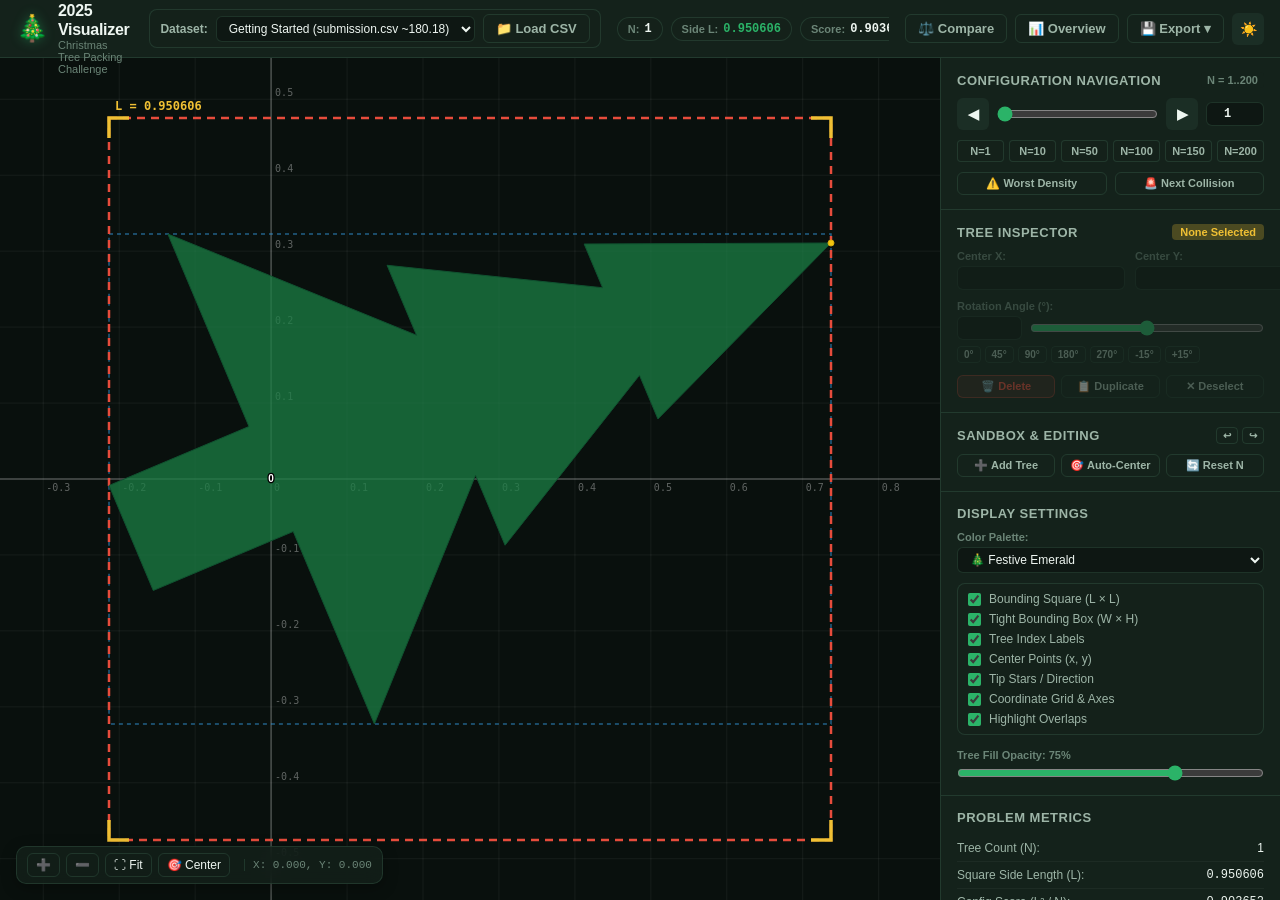
<file: kaggle/santa-2025/web/index.html>
<!DOCTYPE html>
<html lang="en">
<head>
  <meta charset="UTF-8">
  <meta name="viewport" content="width=device-width, initial-scale=1.0">
  <title>Kaggle Santa 2025: Christmas Tree Packing Visualizer</title>
  <link rel="stylesheet" href="style.css">
  <link rel="icon" href="data:image/svg+xml,<svg xmlns=%22http://www.w3.org/2000/svg%22 viewBox=%220 0 100 100%22><text y=%22.9em%22 font-size=%2290%22>🎄</text></svg>">
</head>
<body class="theme-dark">
  <header class="app-header">
    <div class="header-left">
      <div class="logo">
        <span class="tree-icon">🎄</span>
        <div class="logo-text">
          <h1>Santa 2025 Visualizer</h1>
          <span class="subtitle">Christmas Tree Packing Challenge</span>
        </div>
      </div>
      
      <div class="dataset-control">
        <label for="datasetSelect">Dataset:</label>
        <select id="datasetSelect" class="form-select">
          <!-- Populated dynamically -->
        </select>
        <button id="uploadBtn" class="btn btn-outline" title="Upload custom submission CSV">
          📁 Load CSV
        </button>
      </div>
    </div>

    <!-- Quick Stats Bar -->
    <div class="header-stats" id="headerStats">
      <div class="stat-pill" title="Current Configuration">
        <span class="label">N:</span>
        <span class="val" id="statN">1</span>
      </div>
      <div class="stat-pill" title="Bounding Square Side Length (L_n)">
        <span class="label">Side L:</span>
        <span class="val highlight" id="statSide">0.813173</span>
      </div>
      <div class="stat-pill" title="Score for this N: L_n^2 / N">
        <span class="label">Score:</span>
        <span class="val" id="statScore">0.661250</span>
      </div>
      <div class="stat-pill" title="Packing Density: (N × 0.245625) / L_n^2">
        <span class="label">Density:</span>
        <span class="val" id="statDensity">37.1%</span>
      </div>
      <div class="stat-pill" title="Total Score Across All 200 Configurations">
        <span class="label">Total:</span>
        <span class="val gold" id="statTotalScore">180.183033</span>
      </div>
      <div class="stat-pill" id="statCollisionPill" title="Collision / Overlap Status">
        <span class="val status-ok" id="statCollision">✓ Valid</span>
      </div>
    </div>

    <div class="header-right">
      <button id="compareModeBtn" class="btn btn-outline" title="Compare two submissions">
        ⚖️ Compare
      </button>
      <button id="overviewBtn" class="btn btn-outline" title="View all 200 configurations & score curves">
        📊 Overview
      </button>
      <div class="dropdown">
        <button id="exportDropdownBtn" class="btn btn-outline">
          💾 Export ▾
        </button>
        <div class="dropdown-menu" id="exportMenu">
          <a href="#" id="exportPngBtn">📸 Save View as PNG</a>
          <a href="#" id="exportSvgBtn">📐 Save View as SVG</a>
          <div class="dropdown-divider"></div>
          <a href="#" id="exportConfigCsvBtn">📄 Export Config N (CSV)</a>
          <a href="#" id="exportFullCsvBtn">📦 Export Full Submission (CSV)</a>
        </div>
      </div>
      <button id="themeToggleBtn" class="btn btn-icon" title="Toggle Dark/Light Mode">
        ☀️
      </button>
    </div>
  </header>

  <main class="app-main">
    <!-- Center Canvas Area -->
    <div class="canvas-container" id="canvasContainer">
      <canvas id="packingCanvas"></canvas>

      <!-- Viewport Floating Controls -->
      <div class="viewport-toolbar">
        <button id="zoomInBtn" class="vp-btn" title="Zoom In (+)">➕</button>
        <button id="zoomOutBtn" class="vp-btn" title="Zoom Out (-)">➖</button>
        <button id="fitViewBtn" class="vp-btn" title="Fit to Square (Space)">⛶ Fit</button>
        <button id="resetOriginBtn" class="vp-btn" title="Center at Origin (0,0)">🎯 Center</button>
        <div class="coord-display" id="coordDisplay">X: 0.000, Y: 0.000</div>
      </div>

      <!-- Selected Tree Banner (Floating) -->
      <div class="tree-banner hidden" id="treeBanner">
        <div class="tree-banner-info">
          <span class="tree-banner-title" id="bannerTreeTitle">Tree #0</span>
          <span class="tree-banner-coords" id="bannerTreeCoords">(x: 0.000, y: 0.000, deg: 0.0°)</span>
        </div>
        <div class="tree-banner-actions">
          <span class="hint">🖱️ Drag to move | 🎡 Wheel / R to rotate</span>
          <button id="bannerDeselectBtn" class="btn btn-sm btn-outline">✕ Done</button>
        </div>
      </div>

      <!-- Compare Mode Overlay Banner -->
      <div class="compare-banner hidden" id="compareBanner">
        <span class="compare-tag primary-tag">Primary: <b id="cmpNameA">Submission A</b></span>
        <span class="compare-vs">vs</span>
        <span class="compare-tag secondary-tag">Compare: <b id="cmpNameB">Submission B</b></span>
        <span class="compare-diff" id="cmpDiffBadge">Δ Score: 0.00</span>
        <button id="closeCompareBtn" class="btn btn-sm btn-outline">✕ Exit</button>
      </div>
    </div>

    <!-- Right Sidebar Controls -->
    <aside class="app-sidebar" id="appSidebar">
      <!-- Section 1: Navigation -->
      <section class="sidebar-section">
        <div class="section-header">
          <h3>Configuration Navigation</h3>
          <span class="section-tag">N = 1..200</span>
        </div>
        <div class="nav-control-group">
          <div class="nav-slider-row">
            <button id="prevNBtn" class="btn btn-icon" title="Previous Configuration (←)">◀</button>
            <input type="range" id="nSlider" min="1" max="200" value="1" class="form-range">
            <button id="nextNBtn" class="btn btn-icon" title="Next Configuration (→)">▶</button>
            <input type="number" id="nInput" min="1" max="200" value="1" class="form-input n-number-input">
          </div>
          <div class="quick-jump-row">
            <button class="jump-pill" data-n="1">N=1</button>
            <button class="jump-pill" data-n="10">N=10</button>
            <button class="jump-pill" data-n="50">N=50</button>
            <button class="jump-pill" data-n="100">N=100</button>
            <button class="jump-pill" data-n="150">N=150</button>
            <button class="jump-pill" data-n="200">N=200</button>
          </div>
          <div class="action-row">
            <button id="jumpWorstBtn" class="btn btn-sm btn-outline" title="Jump to configuration with lowest packing density">
              ⚠️ Worst Density
            </button>
            <button id="jumpCollisionBtn" class="btn btn-sm btn-outline" title="Jump to next configuration with overlaps">
              🚨 Next Collision
            </button>
          </div>
        </div>
      </section>

      <!-- Section 2: Selected Tree Inspector -->
      <section class="sidebar-section" id="inspectorSection">
        <div class="section-header">
          <h3>Tree Inspector</h3>
          <span class="tree-badge" id="selectedTreeBadge">None Selected</span>
        </div>
        <div id="inspectorContent" class="inspector-content disabled-section">
          <div class="input-grid">
            <div class="input-col">
              <label for="treeXInput">Center X:</label>
              <div class="stepper-input">
                <input type="number" step="0.01" id="treeXInput" class="form-input">
              </div>
            </div>
            <div class="input-col">
              <label for="treeYInput">Center Y:</label>
              <div class="stepper-input">
                <input type="number" step="0.01" id="treeYInput" class="form-input">
              </div>
            </div>
          </div>
          <div class="angle-row">
            <label for="treeDegInput">Rotation Angle (°):</label>
            <div class="angle-input-wrap">
              <input type="number" step="1" id="treeDegInput" class="form-input">
              <input type="range" id="treeDegSlider" min="0" max="360" step="0.5" class="form-range">
            </div>
            <div class="angle-quick-btns">
              <button class="btn btn-xs btn-outline angle-btn" data-angle="0">0°</button>
              <button class="btn btn-xs btn-outline angle-btn" data-angle="45">45°</button>
              <button class="btn btn-xs btn-outline angle-btn" data-angle="90">90°</button>
              <button class="btn btn-xs btn-outline angle-btn" data-angle="180">180°</button>
              <button class="btn btn-xs btn-outline angle-btn" data-angle="270">270°</button>
              <button class="btn btn-xs btn-outline" id="rotateMinus15Btn">-15°</button>
              <button class="btn btn-xs btn-outline" id="rotatePlus15Btn">+15°</button>
            </div>
          </div>
          <div class="inspector-actions">
            <button id="deleteTreeBtn" class="btn btn-sm btn-danger">🗑️ Delete</button>
            <button id="duplicateTreeBtn" class="btn btn-sm btn-outline">📋 Duplicate</button>
            <button id="deselectTreeBtn" class="btn btn-sm btn-outline">✕ Deselect</button>
          </div>
        </div>
      </section>

      <!-- Section 3: Sandbox & Tweaks -->
      <section class="sidebar-section">
        <div class="section-header">
          <h3>Sandbox & Editing</h3>
          <div class="history-controls">
            <button id="undoBtn" class="btn btn-xs btn-outline" title="Undo (Ctrl+Z)" disabled>↩</button>
            <button id="redoBtn" class="btn btn-xs btn-outline" title="Redo (Ctrl+Y)" disabled>↪</button>
          </div>
        </div>
        <div class="sandbox-buttons">
          <button id="addTreeBtn" class="btn btn-sm btn-outline">➕ Add Tree</button>
          <button id="centerAllTreesBtn" class="btn btn-sm btn-outline">🎯 Auto-Center</button>
          <button id="resetConfigBtn" class="btn btn-sm btn-outline" title="Reset this N to original dataset values">
            🔄 Reset N
          </button>
        </div>
      </section>

      <!-- Section 4: Display Options -->
      <section class="sidebar-section">
        <div class="section-header">
          <h3>Display Settings</h3>
        </div>
        <div class="display-options-grid">
          <div class="form-group">
            <label for="colorSchemeSelect">Color Palette:</label>
            <select id="colorSchemeSelect" class="form-select">
              <option value="emerald">🎄 Festive Emerald</option>
              <option value="viridis">🌈 Official Viridis</option>
              <option value="rainbow">🎨 Rainbow by Index</option>
              <option value="pine">🌲 Natural Pine</option>
              <option value="status">🚨 Collision Status</option>
            </select>
          </div>

          <div class="toggle-group">
            <label class="toggle-item">
              <input type="checkbox" id="toggleSquare" checked>
              <span>Bounding Square (L × L)</span>
            </label>
            <label class="toggle-item">
              <input type="checkbox" id="toggleBBox" checked>
              <span>Tight Bounding Box (W × H)</span>
            </label>
            <label class="toggle-item">
              <input type="checkbox" id="toggleLabels" checked>
              <span>Tree Index Labels</span>
            </label>
            <label class="toggle-item">
              <input type="checkbox" id="toggleCenters" checked>
              <span>Center Points (x, y)</span>
            </label>
            <label class="toggle-item">
              <input type="checkbox" id="toggleTipStars" checked>
              <span>Tip Stars / Direction</span>
            </label>
            <label class="toggle-item">
              <input type="checkbox" id="toggleGrid" checked>
              <span>Coordinate Grid & Axes</span>
            </label>
            <label class="toggle-item">
              <input type="checkbox" id="toggleCollisions" checked>
              <span>Highlight Overlaps</span>
            </label>
          </div>

          <div class="form-group opacity-row">
            <label for="treeOpacitySlider">Tree Fill Opacity: <span id="opacityVal">75%</span></label>
            <input type="range" id="treeOpacitySlider" min="0.1" max="1.0" step="0.05" value="0.75" class="form-range">
          </div>
        </div>
      </section>

      <!-- Section 5: Configuration Details Table -->
      <section class="sidebar-section">
        <div class="section-header">
          <h3>Problem Metrics</h3>
        </div>
        <table class="metrics-table">
          <tr>
            <td>Tree Count (N):</td>
            <td class="text-right" id="metricN">1</td>
          </tr>
          <tr>
            <td>Square Side Length (L):</td>
            <td class="text-right font-mono" id="metricSide">0.813173</td>
          </tr>
          <tr>
            <td>Config Score (L² / N):</td>
            <td class="text-right font-mono" id="metricScore">0.661250</td>
          </tr>
          <tr>
            <td>Bounding Square Area (L²):</td>
            <td class="text-right font-mono" id="metricSqArea">0.661250</td>
          </tr>
          <tr>
            <td>Total Tree Area (N × 0.245625):</td>
            <td class="text-right font-mono" id="metricTreeArea">0.245625</td>
          </tr>
          <tr>
            <td>Packing Density:</td>
            <td class="text-right font-mono highlight" id="metricDensity">37.15%</td>
          </tr>
          <tr>
            <td>Overlap Status:</td>
            <td class="text-right" id="metricOverlap">0 collisions</td>
          </tr>
        </table>
      </section>
    </aside>
  </main>

  <!-- Modals -->

  <!-- Modal 1: Overview & Analytics (All 200) -->
  <div class="modal-backdrop hidden" id="overviewModal">
    <div class="modal-card modal-large">
      <div class="modal-header">
        <h2>📊 Overview of All 200 Configurations</h2>
        <button class="modal-close" id="closeOverviewBtn">✕</button>
      </div>
      <div class="modal-body">
        <div class="analytics-tabs">
          <button class="tab-btn active" data-tab="chartTab">📈 Score & Density Curves</button>
          <button class="tab-btn" data-tab="galleryTab">🖼️ 10×20 Visual Gallery</button>
          <button class="tab-btn" data-tab="tableTab">📋 Problem Table</button>
        </div>

        <!-- Tab 1: Chart -->
        <div class="tab-content active" id="chartTab">
          <div class="chart-container">
            <div class="chart-header">
              <div class="chart-metric-select">
                <button class="chart-opt-btn active" data-metric="score">Score (L²/N)</button>
                <button class="chart-opt-btn" data-metric="side">Side Length (L)</button>
                <button class="chart-opt-btn" data-metric="density">Packing Density (%)</button>
              </div>
              <div class="chart-hint">💡 Click any point on the curve to navigate directly to that configuration.</div>
            </div>
            <div class="svg-chart-wrap" id="svgChartWrap">
              <svg id="overviewChartSvg" viewBox="0 0 900 320"></svg>
            </div>
          </div>
        </div>

        <!-- Tab 2: Gallery -->
        <div class="tab-content" id="galleryTab">
          <div class="gallery-toolbar">
            <span class="gallery-hint">All 200 configurations rendered at a glance:</span>
            <input type="text" id="gallerySearch" placeholder="Filter N (e.g. 100)..." class="form-input form-input-sm">
          </div>
          <div class="gallery-grid" id="galleryGrid">
            <!-- 200 mini cards rendered dynamically -->
          </div>
        </div>

        <!-- Tab 3: Table -->
        <div class="tab-content" id="tableTab">
          <div class="table-scroll-wrap">
            <table class="data-table" id="overviewTable">
              <thead>
                <tr>
                  <th data-sort="n">N ▾</th>
                  <th data-sort="side">Side (L)</th>
                  <th data-sort="score">Score (L²/N)</th>
                  <th data-sort="density">Density</th>
                  <th data-sort="collisions">Collisions</th>
                  <th>Action</th>
                </tr>
              </thead>
              <tbody id="overviewTableBody">
                <!-- Rows injected dynamically -->
              </tbody>
            </table>
          </div>
        </div>
      </div>
    </div>
  </div>

  <!-- Modal 2: CSV Upload / Paste -->
  <div class="modal-backdrop hidden" id="uploadModal">
    <div class="modal-card">
      <div class="modal-header">
        <h2>📁 Load Custom Submission CSV</h2>
        <button class="modal-close" id="closeUploadBtn">✕</button>
      </div>
      <div class="modal-body">
        <div class="upload-dropzone" id="dropzone">
          <div class="dropzone-icon">📥</div>
          <p class="dropzone-text">Drag & drop your <b>submission.csv</b> here, or click to browse</p>
          <input type="file" id="csvFileInput" accept=".csv,.txt" class="hidden">
          <button id="browseFileBtn" class="btn btn-outline">Browse Computer</button>
        </div>

        <div class="upload-divider"><span>OR PASTE CSV TEXT</span></div>

        <div class="paste-wrap">
          <textarea id="csvPasteArea" placeholder="id,x,y,deg&#10;001_0,s0.0,s0.0,s90.0&#10;..."></textarea>
        </div>

        <div class="upload-options">
          <label>
            Dataset Name:
            <input type="text" id="customDatasetName" value="Custom Submission" class="form-input">
          </label>
        </div>

        <div id="uploadStatusMsg" class="upload-status hidden"></div>
      </div>
      <div class="modal-footer">
        <button id="cancelUploadBtn" class="btn btn-outline">Cancel</button>
        <button id="confirmUploadBtn" class="btn btn-primary">Load Submission</button>
      </div>
    </div>
  </div>

  <!-- Modal 3: Compare Setup -->
  <div class="modal-backdrop hidden" id="compareModal">
    <div class="modal-card">
      <div class="modal-header">
        <h2>⚖️ Setup Side-by-Side Comparison</h2>
        <button class="modal-close" id="closeCompareModalBtn">✕</button>
      </div>
      <div class="modal-body">
        <div class="form-group">
          <label for="cmpSelectA">Primary Dataset (Solid):</label>
          <select id="cmpSelectA" class="form-select"></select>
        </div>
        <div class="form-group">
          <label for="cmpSelectB">Comparison Dataset (Ghost Overlay):</label>
          <select id="cmpSelectB" class="form-select"></select>
        </div>
        <div class="form-group">
          <label>Comparison Render Mode:</label>
          <div class="radio-group">
            <label><input type="radio" name="cmpMode" value="overlay" checked> Overlay (Primary + Ghost)</label>
            <label><input type="radio" name="cmpMode" value="sideBySide"> Side by Side</label>
          </div>
        </div>
      </div>
      <div class="modal-footer">
        <button id="cancelCompareBtn" class="btn btn-outline">Cancel</button>
        <button id="startCompareBtn" class="btn btn-primary">Start Comparison</button>
      </div>
    </div>
  </div>

  <!-- Scripts -->
  <script src="data/datasets.js"></script>
  <script src="app.js"></script>
</body>
</html>
</file>
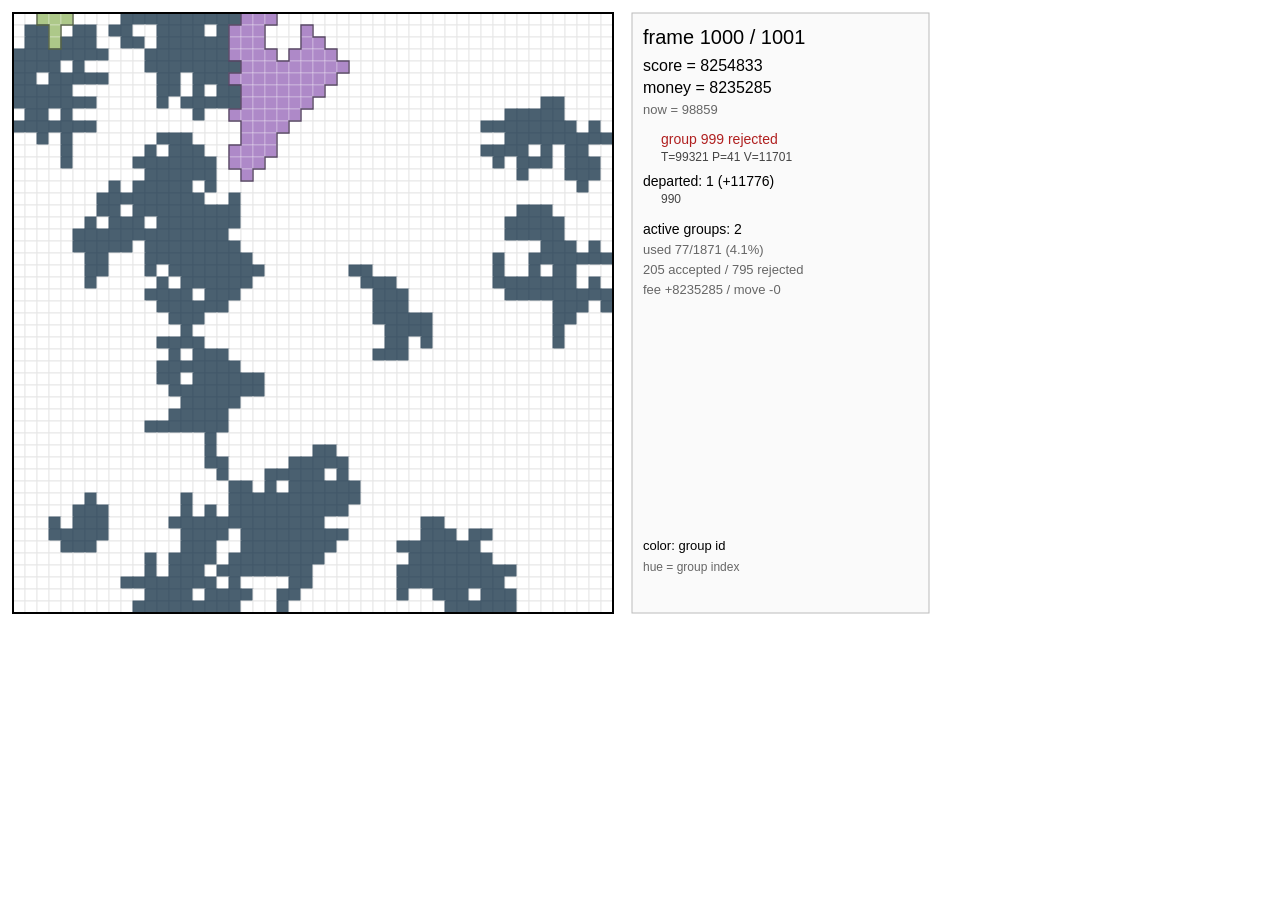
<file: ahc/069/vis.html>
<html><body><svg height="610" id="vis" style="background-color:white" viewBox="-5 -5 930 610" width="930" xmlns="http://www.w3.org/2000/svg">
<style>
text{dominant-baseline:central;font-family:sans-serif}.c:hover rect{stroke:red;stroke-width:2}.r.sel .h{stroke-opacity:1;stroke-width:5.8}.r.sel .l{stroke:#ff8c00;stroke-width:3.2}
</style>
<g>
<rect fill="#ffffff" height="600" width="600" x="0" y="0"/>
<rect fill="#ffffff" height="12" stroke="#e8e8e8" stroke-width="1" width="12" x="0" y="0"/>
<rect fill="#ffffff" height="12" stroke="#e8e8e8" stroke-width="1" width="12" x="12" y="0"/>
<g class="c" data-gid="985">
<title>
group 985 (P=5, V=1685, T=98983, L=12, C(now)=0.745, C(min)=0.745, fee=1256)
</title>
<rect fill="#adc889" height="12" stroke="#ffffff" stroke-opacity="0.3" stroke-width="1" width="12" x="24" y="0"/>
</g>
<g class="c" data-gid="985">
<title>
group 985 (P=5, V=1685, T=98983, L=12, C(now)=0.745, C(min)=0.745, fee=1256)
</title>
<rect fill="#adc889" height="12" stroke="#ffffff" stroke-opacity="0.3" stroke-width="1" width="12" x="36" y="0"/>
</g>
<g class="c" data-gid="985">
<title>
group 985 (P=5, V=1685, T=98983, L=12, C(now)=0.745, C(min)=0.745, fee=1256)
</title>
<rect fill="#adc889" height="12" stroke="#ffffff" stroke-opacity="0.3" stroke-width="1" width="12" x="48" y="0"/>
</g>
<rect fill="#ffffff" height="12" stroke="#e8e8e8" stroke-width="1" width="12" x="60" y="0"/>
<rect fill="#ffffff" height="12" stroke="#e8e8e8" stroke-width="1" width="12" x="72" y="0"/>
<rect fill="#ffffff" height="12" stroke="#e8e8e8" stroke-width="1" width="12" x="84" y="0"/>
<rect fill="#ffffff" height="12" stroke="#e8e8e8" stroke-width="1" width="12" x="96" y="0"/>
<rect fill="#4a6070" height="12" stroke="#43596a" stroke-width="1" width="12" x="108" y="0"/>
<rect fill="#4a6070" height="12" stroke="#43596a" stroke-width="1" width="12" x="120" y="0"/>
<rect fill="#4a6070" height="12" stroke="#43596a" stroke-width="1" width="12" x="132" y="0"/>
<rect fill="#4a6070" height="12" stroke="#43596a" stroke-width="1" width="12" x="144" y="0"/>
<rect fill="#4a6070" height="12" stroke="#43596a" stroke-width="1" width="12" x="156" y="0"/>
<rect fill="#4a6070" height="12" stroke="#43596a" stroke-width="1" width="12" x="168" y="0"/>
<rect fill="#4a6070" height="12" stroke="#43596a" stroke-width="1" width="12" x="180" y="0"/>
<rect fill="#4a6070" height="12" stroke="#43596a" stroke-width="1" width="12" x="192" y="0"/>
<rect fill="#4a6070" height="12" stroke="#43596a" stroke-width="1" width="12" x="204" y="0"/>
<rect fill="#4a6070" height="12" stroke="#43596a" stroke-width="1" width="12" x="216" y="0"/>
<g class="c" data-gid="989">
<title>
group 989 (P=72, V=33413, T=98930, L=62, C(now)=0.547, C(min)=0.547, fee=18292)
</title>
<rect fill="#ae89c8" height="12" stroke="#ffffff" stroke-opacity="0.3" stroke-width="1" width="12" x="228" y="0"/>
</g>
<g class="c" data-gid="989">
<title>
group 989 (P=72, V=33413, T=98930, L=62, C(now)=0.547, C(min)=0.547, fee=18292)
</title>
<rect fill="#ae89c8" height="12" stroke="#ffffff" stroke-opacity="0.3" stroke-width="1" width="12" x="240" y="0"/>
</g>
<g class="c" data-gid="989">
<title>
group 989 (P=72, V=33413, T=98930, L=62, C(now)=0.547, C(min)=0.547, fee=18292)
</title>
<rect fill="#ae89c8" height="12" stroke="#ffffff" stroke-opacity="0.3" stroke-width="1" width="12" x="252" y="0"/>
</g>
<rect fill="#ffffff" height="12" stroke="#e8e8e8" stroke-width="1" width="12" x="264" y="0"/>
<rect fill="#ffffff" height="12" stroke="#e8e8e8" stroke-width="1" width="12" x="276" y="0"/>
<rect fill="#ffffff" height="12" stroke="#e8e8e8" stroke-width="1" width="12" x="288" y="0"/>
<rect fill="#ffffff" height="12" stroke="#e8e8e8" stroke-width="1" width="12" x="300" y="0"/>
<rect fill="#ffffff" height="12" stroke="#e8e8e8" stroke-width="1" width="12" x="312" y="0"/>
<rect fill="#ffffff" height="12" stroke="#e8e8e8" stroke-width="1" width="12" x="324" y="0"/>
<rect fill="#ffffff" height="12" stroke="#e8e8e8" stroke-width="1" width="12" x="336" y="0"/>
<rect fill="#ffffff" height="12" stroke="#e8e8e8" stroke-width="1" width="12" x="348" y="0"/>
<rect fill="#ffffff" height="12" stroke="#e8e8e8" stroke-width="1" width="12" x="360" y="0"/>
<rect fill="#ffffff" height="12" stroke="#e8e8e8" stroke-width="1" width="12" x="372" y="0"/>
<rect fill="#ffffff" height="12" stroke="#e8e8e8" stroke-width="1" width="12" x="384" y="0"/>
<rect fill="#ffffff" height="12" stroke="#e8e8e8" stroke-width="1" width="12" x="396" y="0"/>
<rect fill="#ffffff" height="12" stroke="#e8e8e8" stroke-width="1" width="12" x="408" y="0"/>
<rect fill="#ffffff" height="12" stroke="#e8e8e8" stroke-width="1" width="12" x="420" y="0"/>
<rect fill="#ffffff" height="12" stroke="#e8e8e8" stroke-width="1" width="12" x="432" y="0"/>
<rect fill="#ffffff" height="12" stroke="#e8e8e8" stroke-width="1" width="12" x="444" y="0"/>
<rect fill="#ffffff" height="12" stroke="#e8e8e8" stroke-width="1" width="12" x="456" y="0"/>
<rect fill="#ffffff" height="12" stroke="#e8e8e8" stroke-width="1" width="12" x="468" y="0"/>
<rect fill="#ffffff" height="12" stroke="#e8e8e8" stroke-width="1" width="12" x="480" y="0"/>
<rect fill="#ffffff" height="12" stroke="#e8e8e8" stroke-width="1" width="12" x="492" y="0"/>
<rect fill="#ffffff" height="12" stroke="#e8e8e8" stroke-width="1" width="12" x="504" y="0"/>
<rect fill="#ffffff" height="12" stroke="#e8e8e8" stroke-width="1" width="12" x="516" y="0"/>
<rect fill="#ffffff" height="12" stroke="#e8e8e8" stroke-width="1" width="12" x="528" y="0"/>
<rect fill="#ffffff" height="12" stroke="#e8e8e8" stroke-width="1" width="12" x="540" y="0"/>
<rect fill="#ffffff" height="12" stroke="#e8e8e8" stroke-width="1" width="12" x="552" y="0"/>
<rect fill="#ffffff" height="12" stroke="#e8e8e8" stroke-width="1" width="12" x="564" y="0"/>
<rect fill="#ffffff" height="12" stroke="#e8e8e8" stroke-width="1" width="12" x="576" y="0"/>
<rect fill="#ffffff" height="12" stroke="#e8e8e8" stroke-width="1" width="12" x="588" y="0"/>
<rect fill="#ffffff" height="12" stroke="#e8e8e8" stroke-width="1" width="12" x="0" y="12"/>
<rect fill="#4a6070" height="12" stroke="#43596a" stroke-width="1" width="12" x="12" y="12"/>
<rect fill="#4a6070" height="12" stroke="#43596a" stroke-width="1" width="12" x="24" y="12"/>
<g class="c" data-gid="985">
<title>
group 985 (P=5, V=1685, T=98983, L=12, C(now)=0.745, C(min)=0.745, fee=1256)
</title>
<rect fill="#adc889" height="12" stroke="#ffffff" stroke-opacity="0.3" stroke-width="1" width="12" x="36" y="12"/>
</g>
<rect fill="#ffffff" height="12" stroke="#e8e8e8" stroke-width="1" width="12" x="48" y="12"/>
<rect fill="#4a6070" height="12" stroke="#43596a" stroke-width="1" width="12" x="60" y="12"/>
<rect fill="#4a6070" height="12" stroke="#43596a" stroke-width="1" width="12" x="72" y="12"/>
<rect fill="#ffffff" height="12" stroke="#e8e8e8" stroke-width="1" width="12" x="84" y="12"/>
<rect fill="#4a6070" height="12" stroke="#43596a" stroke-width="1" width="12" x="96" y="12"/>
<rect fill="#4a6070" height="12" stroke="#43596a" stroke-width="1" width="12" x="108" y="12"/>
<rect fill="#ffffff" height="12" stroke="#e8e8e8" stroke-width="1" width="12" x="120" y="12"/>
<rect fill="#ffffff" height="12" stroke="#e8e8e8" stroke-width="1" width="12" x="132" y="12"/>
<rect fill="#4a6070" height="12" stroke="#43596a" stroke-width="1" width="12" x="144" y="12"/>
<rect fill="#4a6070" height="12" stroke="#43596a" stroke-width="1" width="12" x="156" y="12"/>
<rect fill="#4a6070" height="12" stroke="#43596a" stroke-width="1" width="12" x="168" y="12"/>
<rect fill="#4a6070" height="12" stroke="#43596a" stroke-width="1" width="12" x="180" y="12"/>
<rect fill="#ffffff" height="12" stroke="#e8e8e8" stroke-width="1" width="12" x="192" y="12"/>
<rect fill="#4a6070" height="12" stroke="#43596a" stroke-width="1" width="12" x="204" y="12"/>
<g class="c" data-gid="989">
<title>
group 989 (P=72, V=33413, T=98930, L=62, C(now)=0.547, C(min)=0.547, fee=18292)
</title>
<rect fill="#ae89c8" height="12" stroke="#ffffff" stroke-opacity="0.3" stroke-width="1" width="12" x="216" y="12"/>
</g>
<g class="c" data-gid="989">
<title>
group 989 (P=72, V=33413, T=98930, L=62, C(now)=0.547, C(min)=0.547, fee=18292)
</title>
<rect fill="#ae89c8" height="12" stroke="#ffffff" stroke-opacity="0.3" stroke-width="1" width="12" x="228" y="12"/>
</g>
<g class="c" data-gid="989">
<title>
group 989 (P=72, V=33413, T=98930, L=62, C(now)=0.547, C(min)=0.547, fee=18292)
</title>
<rect fill="#ae89c8" height="12" stroke="#ffffff" stroke-opacity="0.3" stroke-width="1" width="12" x="240" y="12"/>
</g>
<rect fill="#ffffff" height="12" stroke="#e8e8e8" stroke-width="1" width="12" x="252" y="12"/>
<rect fill="#ffffff" height="12" stroke="#e8e8e8" stroke-width="1" width="12" x="264" y="12"/>
<rect fill="#ffffff" height="12" stroke="#e8e8e8" stroke-width="1" width="12" x="276" y="12"/>
<g class="c" data-gid="989">
<title>
group 989 (P=72, V=33413, T=98930, L=62, C(now)=0.547, C(min)=0.547, fee=18292)
</title>
<rect fill="#ae89c8" height="12" stroke="#ffffff" stroke-opacity="0.3" stroke-width="1" width="12" x="288" y="12"/>
</g>
<rect fill="#ffffff" height="12" stroke="#e8e8e8" stroke-width="1" width="12" x="300" y="12"/>
<rect fill="#ffffff" height="12" stroke="#e8e8e8" stroke-width="1" width="12" x="312" y="12"/>
<rect fill="#ffffff" height="12" stroke="#e8e8e8" stroke-width="1" width="12" x="324" y="12"/>
<rect fill="#ffffff" height="12" stroke="#e8e8e8" stroke-width="1" width="12" x="336" y="12"/>
<rect fill="#ffffff" height="12" stroke="#e8e8e8" stroke-width="1" width="12" x="348" y="12"/>
<rect fill="#ffffff" height="12" stroke="#e8e8e8" stroke-width="1" width="12" x="360" y="12"/>
<rect fill="#ffffff" height="12" stroke="#e8e8e8" stroke-width="1" width="12" x="372" y="12"/>
<rect fill="#ffffff" height="12" stroke="#e8e8e8" stroke-width="1" width="12" x="384" y="12"/>
<rect fill="#ffffff" height="12" stroke="#e8e8e8" stroke-width="1" width="12" x="396" y="12"/>
<rect fill="#ffffff" height="12" stroke="#e8e8e8" stroke-width="1" width="12" x="408" y="12"/>
<rect fill="#ffffff" height="12" stroke="#e8e8e8" stroke-width="1" width="12" x="420" y="12"/>
<rect fill="#ffffff" height="12" stroke="#e8e8e8" stroke-width="1" width="12" x="432" y="12"/>
<rect fill="#ffffff" height="12" stroke="#e8e8e8" stroke-width="1" width="12" x="444" y="12"/>
<rect fill="#ffffff" height="12" stroke="#e8e8e8" stroke-width="1" width="12" x="456" y="12"/>
<rect fill="#ffffff" height="12" stroke="#e8e8e8" stroke-width="1" width="12" x="468" y="12"/>
<rect fill="#ffffff" height="12" stroke="#e8e8e8" stroke-width="1" width="12" x="480" y="12"/>
<rect fill="#ffffff" height="12" stroke="#e8e8e8" stroke-width="1" width="12" x="492" y="12"/>
<rect fill="#ffffff" height="12" stroke="#e8e8e8" stroke-width="1" width="12" x="504" y="12"/>
<rect fill="#ffffff" height="12" stroke="#e8e8e8" stroke-width="1" width="12" x="516" y="12"/>
<rect fill="#ffffff" height="12" stroke="#e8e8e8" stroke-width="1" width="12" x="528" y="12"/>
<rect fill="#ffffff" height="12" stroke="#e8e8e8" stroke-width="1" width="12" x="540" y="12"/>
<rect fill="#ffffff" height="12" stroke="#e8e8e8" stroke-width="1" width="12" x="552" y="12"/>
<rect fill="#ffffff" height="12" stroke="#e8e8e8" stroke-width="1" width="12" x="564" y="12"/>
<rect fill="#ffffff" height="12" stroke="#e8e8e8" stroke-width="1" width="12" x="576" y="12"/>
<rect fill="#ffffff" height="12" stroke="#e8e8e8" stroke-width="1" width="12" x="588" y="12"/>
<rect fill="#ffffff" height="12" stroke="#e8e8e8" stroke-width="1" width="12" x="0" y="24"/>
<rect fill="#4a6070" height="12" stroke="#43596a" stroke-width="1" width="12" x="12" y="24"/>
<rect fill="#4a6070" height="12" stroke="#43596a" stroke-width="1" width="12" x="24" y="24"/>
<g class="c" data-gid="985">
<title>
group 985 (P=5, V=1685, T=98983, L=12, C(now)=0.745, C(min)=0.745, fee=1256)
</title>
<rect fill="#adc889" height="12" stroke="#ffffff" stroke-opacity="0.3" stroke-width="1" width="12" x="36" y="24"/>
</g>
<rect fill="#4a6070" height="12" stroke="#43596a" stroke-width="1" width="12" x="48" y="24"/>
<rect fill="#4a6070" height="12" stroke="#43596a" stroke-width="1" width="12" x="60" y="24"/>
<rect fill="#4a6070" height="12" stroke="#43596a" stroke-width="1" width="12" x="72" y="24"/>
<rect fill="#ffffff" height="12" stroke="#e8e8e8" stroke-width="1" width="12" x="84" y="24"/>
<rect fill="#ffffff" height="12" stroke="#e8e8e8" stroke-width="1" width="12" x="96" y="24"/>
<rect fill="#4a6070" height="12" stroke="#43596a" stroke-width="1" width="12" x="108" y="24"/>
<rect fill="#4a6070" height="12" stroke="#43596a" stroke-width="1" width="12" x="120" y="24"/>
<rect fill="#ffffff" height="12" stroke="#e8e8e8" stroke-width="1" width="12" x="132" y="24"/>
<rect fill="#4a6070" height="12" stroke="#43596a" stroke-width="1" width="12" x="144" y="24"/>
<rect fill="#4a6070" height="12" stroke="#43596a" stroke-width="1" width="12" x="156" y="24"/>
<rect fill="#4a6070" height="12" stroke="#43596a" stroke-width="1" width="12" x="168" y="24"/>
<rect fill="#4a6070" height="12" stroke="#43596a" stroke-width="1" width="12" x="180" y="24"/>
<rect fill="#4a6070" height="12" stroke="#43596a" stroke-width="1" width="12" x="192" y="24"/>
<rect fill="#4a6070" height="12" stroke="#43596a" stroke-width="1" width="12" x="204" y="24"/>
<g class="c" data-gid="989">
<title>
group 989 (P=72, V=33413, T=98930, L=62, C(now)=0.547, C(min)=0.547, fee=18292)
</title>
<rect fill="#ae89c8" height="12" stroke="#ffffff" stroke-opacity="0.3" stroke-width="1" width="12" x="216" y="24"/>
</g>
<g class="c" data-gid="989">
<title>
group 989 (P=72, V=33413, T=98930, L=62, C(now)=0.547, C(min)=0.547, fee=18292)
</title>
<rect fill="#ae89c8" height="12" stroke="#ffffff" stroke-opacity="0.3" stroke-width="1" width="12" x="228" y="24"/>
</g>
<g class="c" data-gid="989">
<title>
group 989 (P=72, V=33413, T=98930, L=62, C(now)=0.547, C(min)=0.547, fee=18292)
</title>
<rect fill="#ae89c8" height="12" stroke="#ffffff" stroke-opacity="0.3" stroke-width="1" width="12" x="240" y="24"/>
</g>
<rect fill="#ffffff" height="12" stroke="#e8e8e8" stroke-width="1" width="12" x="252" y="24"/>
<rect fill="#ffffff" height="12" stroke="#e8e8e8" stroke-width="1" width="12" x="264" y="24"/>
<rect fill="#ffffff" height="12" stroke="#e8e8e8" stroke-width="1" width="12" x="276" y="24"/>
<g class="c" data-gid="989">
<title>
group 989 (P=72, V=33413, T=98930, L=62, C(now)=0.547, C(min)=0.547, fee=18292)
</title>
<rect fill="#ae89c8" height="12" stroke="#ffffff" stroke-opacity="0.3" stroke-width="1" width="12" x="288" y="24"/>
</g>
<g class="c" data-gid="989">
<title>
group 989 (P=72, V=33413, T=98930, L=62, C(now)=0.547, C(min)=0.547, fee=18292)
</title>
<rect fill="#ae89c8" height="12" stroke="#ffffff" stroke-opacity="0.3" stroke-width="1" width="12" x="300" y="24"/>
</g>
<rect fill="#ffffff" height="12" stroke="#e8e8e8" stroke-width="1" width="12" x="312" y="24"/>
<rect fill="#ffffff" height="12" stroke="#e8e8e8" stroke-width="1" width="12" x="324" y="24"/>
<rect fill="#ffffff" height="12" stroke="#e8e8e8" stroke-width="1" width="12" x="336" y="24"/>
<rect fill="#ffffff" height="12" stroke="#e8e8e8" stroke-width="1" width="12" x="348" y="24"/>
<rect fill="#ffffff" height="12" stroke="#e8e8e8" stroke-width="1" width="12" x="360" y="24"/>
<rect fill="#ffffff" height="12" stroke="#e8e8e8" stroke-width="1" width="12" x="372" y="24"/>
<rect fill="#ffffff" height="12" stroke="#e8e8e8" stroke-width="1" width="12" x="384" y="24"/>
<rect fill="#ffffff" height="12" stroke="#e8e8e8" stroke-width="1" width="12" x="396" y="24"/>
<rect fill="#ffffff" height="12" stroke="#e8e8e8" stroke-width="1" width="12" x="408" y="24"/>
<rect fill="#ffffff" height="12" stroke="#e8e8e8" stroke-width="1" width="12" x="420" y="24"/>
<rect fill="#ffffff" height="12" stroke="#e8e8e8" stroke-width="1" width="12" x="432" y="24"/>
<rect fill="#ffffff" height="12" stroke="#e8e8e8" stroke-width="1" width="12" x="444" y="24"/>
<rect fill="#ffffff" height="12" stroke="#e8e8e8" stroke-width="1" width="12" x="456" y="24"/>
<rect fill="#ffffff" height="12" stroke="#e8e8e8" stroke-width="1" width="12" x="468" y="24"/>
<rect fill="#ffffff" height="12" stroke="#e8e8e8" stroke-width="1" width="12" x="480" y="24"/>
<rect fill="#ffffff" height="12" stroke="#e8e8e8" stroke-width="1" width="12" x="492" y="24"/>
<rect fill="#ffffff" height="12" stroke="#e8e8e8" stroke-width="1" width="12" x="504" y="24"/>
<rect fill="#ffffff" height="12" stroke="#e8e8e8" stroke-width="1" width="12" x="516" y="24"/>
<rect fill="#ffffff" height="12" stroke="#e8e8e8" stroke-width="1" width="12" x="528" y="24"/>
<rect fill="#ffffff" height="12" stroke="#e8e8e8" stroke-width="1" width="12" x="540" y="24"/>
<rect fill="#ffffff" height="12" stroke="#e8e8e8" stroke-width="1" width="12" x="552" y="24"/>
<rect fill="#ffffff" height="12" stroke="#e8e8e8" stroke-width="1" width="12" x="564" y="24"/>
<rect fill="#ffffff" height="12" stroke="#e8e8e8" stroke-width="1" width="12" x="576" y="24"/>
<rect fill="#ffffff" height="12" stroke="#e8e8e8" stroke-width="1" width="12" x="588" y="24"/>
<rect fill="#4a6070" height="12" stroke="#43596a" stroke-width="1" width="12" x="0" y="36"/>
<rect fill="#4a6070" height="12" stroke="#43596a" stroke-width="1" width="12" x="12" y="36"/>
<rect fill="#4a6070" height="12" stroke="#43596a" stroke-width="1" width="12" x="24" y="36"/>
<rect fill="#4a6070" height="12" stroke="#43596a" stroke-width="1" width="12" x="36" y="36"/>
<rect fill="#4a6070" height="12" stroke="#43596a" stroke-width="1" width="12" x="48" y="36"/>
<rect fill="#4a6070" height="12" stroke="#43596a" stroke-width="1" width="12" x="60" y="36"/>
<rect fill="#4a6070" height="12" stroke="#43596a" stroke-width="1" width="12" x="72" y="36"/>
<rect fill="#4a6070" height="12" stroke="#43596a" stroke-width="1" width="12" x="84" y="36"/>
<rect fill="#ffffff" height="12" stroke="#e8e8e8" stroke-width="1" width="12" x="96" y="36"/>
<rect fill="#ffffff" height="12" stroke="#e8e8e8" stroke-width="1" width="12" x="108" y="36"/>
<rect fill="#ffffff" height="12" stroke="#e8e8e8" stroke-width="1" width="12" x="120" y="36"/>
<rect fill="#4a6070" height="12" stroke="#43596a" stroke-width="1" width="12" x="132" y="36"/>
<rect fill="#4a6070" height="12" stroke="#43596a" stroke-width="1" width="12" x="144" y="36"/>
<rect fill="#4a6070" height="12" stroke="#43596a" stroke-width="1" width="12" x="156" y="36"/>
<rect fill="#4a6070" height="12" stroke="#43596a" stroke-width="1" width="12" x="168" y="36"/>
<rect fill="#4a6070" height="12" stroke="#43596a" stroke-width="1" width="12" x="180" y="36"/>
<rect fill="#4a6070" height="12" stroke="#43596a" stroke-width="1" width="12" x="192" y="36"/>
<rect fill="#4a6070" height="12" stroke="#43596a" stroke-width="1" width="12" x="204" y="36"/>
<g class="c" data-gid="989">
<title>
group 989 (P=72, V=33413, T=98930, L=62, C(now)=0.547, C(min)=0.547, fee=18292)
</title>
<rect fill="#ae89c8" height="12" stroke="#ffffff" stroke-opacity="0.3" stroke-width="1" width="12" x="216" y="36"/>
</g>
<g class="c" data-gid="989">
<title>
group 989 (P=72, V=33413, T=98930, L=62, C(now)=0.547, C(min)=0.547, fee=18292)
</title>
<rect fill="#ae89c8" height="12" stroke="#ffffff" stroke-opacity="0.3" stroke-width="1" width="12" x="228" y="36"/>
</g>
<g class="c" data-gid="989">
<title>
group 989 (P=72, V=33413, T=98930, L=62, C(now)=0.547, C(min)=0.547, fee=18292)
</title>
<rect fill="#ae89c8" height="12" stroke="#ffffff" stroke-opacity="0.3" stroke-width="1" width="12" x="240" y="36"/>
</g>
<g class="c" data-gid="989">
<title>
group 989 (P=72, V=33413, T=98930, L=62, C(now)=0.547, C(min)=0.547, fee=18292)
</title>
<rect fill="#ae89c8" height="12" stroke="#ffffff" stroke-opacity="0.3" stroke-width="1" width="12" x="252" y="36"/>
</g>
<rect fill="#ffffff" height="12" stroke="#e8e8e8" stroke-width="1" width="12" x="264" y="36"/>
<g class="c" data-gid="989">
<title>
group 989 (P=72, V=33413, T=98930, L=62, C(now)=0.547, C(min)=0.547, fee=18292)
</title>
<rect fill="#ae89c8" height="12" stroke="#ffffff" stroke-opacity="0.3" stroke-width="1" width="12" x="276" y="36"/>
</g>
<g class="c" data-gid="989">
<title>
group 989 (P=72, V=33413, T=98930, L=62, C(now)=0.547, C(min)=0.547, fee=18292)
</title>
<rect fill="#ae89c8" height="12" stroke="#ffffff" stroke-opacity="0.3" stroke-width="1" width="12" x="288" y="36"/>
</g>
<g class="c" data-gid="989">
<title>
group 989 (P=72, V=33413, T=98930, L=62, C(now)=0.547, C(min)=0.547, fee=18292)
</title>
<rect fill="#ae89c8" height="12" stroke="#ffffff" stroke-opacity="0.3" stroke-width="1" width="12" x="300" y="36"/>
</g>
<g class="c" data-gid="989">
<title>
group 989 (P=72, V=33413, T=98930, L=62, C(now)=0.547, C(min)=0.547, fee=18292)
</title>
<rect fill="#ae89c8" height="12" stroke="#ffffff" stroke-opacity="0.3" stroke-width="1" width="12" x="312" y="36"/>
</g>
<rect fill="#ffffff" height="12" stroke="#e8e8e8" stroke-width="1" width="12" x="324" y="36"/>
<rect fill="#ffffff" height="12" stroke="#e8e8e8" stroke-width="1" width="12" x="336" y="36"/>
<rect fill="#ffffff" height="12" stroke="#e8e8e8" stroke-width="1" width="12" x="348" y="36"/>
<rect fill="#ffffff" height="12" stroke="#e8e8e8" stroke-width="1" width="12" x="360" y="36"/>
<rect fill="#ffffff" height="12" stroke="#e8e8e8" stroke-width="1" width="12" x="372" y="36"/>
<rect fill="#ffffff" height="12" stroke="#e8e8e8" stroke-width="1" width="12" x="384" y="36"/>
<rect fill="#ffffff" height="12" stroke="#e8e8e8" stroke-width="1" width="12" x="396" y="36"/>
<rect fill="#ffffff" height="12" stroke="#e8e8e8" stroke-width="1" width="12" x="408" y="36"/>
<rect fill="#ffffff" height="12" stroke="#e8e8e8" stroke-width="1" width="12" x="420" y="36"/>
<rect fill="#ffffff" height="12" stroke="#e8e8e8" stroke-width="1" width="12" x="432" y="36"/>
<rect fill="#ffffff" height="12" stroke="#e8e8e8" stroke-width="1" width="12" x="444" y="36"/>
<rect fill="#ffffff" height="12" stroke="#e8e8e8" stroke-width="1" width="12" x="456" y="36"/>
<rect fill="#ffffff" height="12" stroke="#e8e8e8" stroke-width="1" width="12" x="468" y="36"/>
<rect fill="#ffffff" height="12" stroke="#e8e8e8" stroke-width="1" width="12" x="480" y="36"/>
<rect fill="#ffffff" height="12" stroke="#e8e8e8" stroke-width="1" width="12" x="492" y="36"/>
<rect fill="#ffffff" height="12" stroke="#e8e8e8" stroke-width="1" width="12" x="504" y="36"/>
<rect fill="#ffffff" height="12" stroke="#e8e8e8" stroke-width="1" width="12" x="516" y="36"/>
<rect fill="#ffffff" height="12" stroke="#e8e8e8" stroke-width="1" width="12" x="528" y="36"/>
<rect fill="#ffffff" height="12" stroke="#e8e8e8" stroke-width="1" width="12" x="540" y="36"/>
<rect fill="#ffffff" height="12" stroke="#e8e8e8" stroke-width="1" width="12" x="552" y="36"/>
<rect fill="#ffffff" height="12" stroke="#e8e8e8" stroke-width="1" width="12" x="564" y="36"/>
<rect fill="#ffffff" height="12" stroke="#e8e8e8" stroke-width="1" width="12" x="576" y="36"/>
<rect fill="#ffffff" height="12" stroke="#e8e8e8" stroke-width="1" width="12" x="588" y="36"/>
<rect fill="#4a6070" height="12" stroke="#43596a" stroke-width="1" width="12" x="0" y="48"/>
<rect fill="#4a6070" height="12" stroke="#43596a" stroke-width="1" width="12" x="12" y="48"/>
<rect fill="#4a6070" height="12" stroke="#43596a" stroke-width="1" width="12" x="24" y="48"/>
<rect fill="#4a6070" height="12" stroke="#43596a" stroke-width="1" width="12" x="36" y="48"/>
<rect fill="#ffffff" height="12" stroke="#e8e8e8" stroke-width="1" width="12" x="48" y="48"/>
<rect fill="#4a6070" height="12" stroke="#43596a" stroke-width="1" width="12" x="60" y="48"/>
<rect fill="#ffffff" height="12" stroke="#e8e8e8" stroke-width="1" width="12" x="72" y="48"/>
<rect fill="#ffffff" height="12" stroke="#e8e8e8" stroke-width="1" width="12" x="84" y="48"/>
<rect fill="#ffffff" height="12" stroke="#e8e8e8" stroke-width="1" width="12" x="96" y="48"/>
<rect fill="#ffffff" height="12" stroke="#e8e8e8" stroke-width="1" width="12" x="108" y="48"/>
<rect fill="#ffffff" height="12" stroke="#e8e8e8" stroke-width="1" width="12" x="120" y="48"/>
<rect fill="#4a6070" height="12" stroke="#43596a" stroke-width="1" width="12" x="132" y="48"/>
<rect fill="#4a6070" height="12" stroke="#43596a" stroke-width="1" width="12" x="144" y="48"/>
<rect fill="#4a6070" height="12" stroke="#43596a" stroke-width="1" width="12" x="156" y="48"/>
<rect fill="#4a6070" height="12" stroke="#43596a" stroke-width="1" width="12" x="168" y="48"/>
<rect fill="#4a6070" height="12" stroke="#43596a" stroke-width="1" width="12" x="180" y="48"/>
<rect fill="#4a6070" height="12" stroke="#43596a" stroke-width="1" width="12" x="192" y="48"/>
<rect fill="#4a6070" height="12" stroke="#43596a" stroke-width="1" width="12" x="204" y="48"/>
<rect fill="#4a6070" height="12" stroke="#43596a" stroke-width="1" width="12" x="216" y="48"/>
<g class="c" data-gid="989">
<title>
group 989 (P=72, V=33413, T=98930, L=62, C(now)=0.547, C(min)=0.547, fee=18292)
</title>
<rect fill="#ae89c8" height="12" stroke="#ffffff" stroke-opacity="0.3" stroke-width="1" width="12" x="228" y="48"/>
</g>
<g class="c" data-gid="989">
<title>
group 989 (P=72, V=33413, T=98930, L=62, C(now)=0.547, C(min)=0.547, fee=18292)
</title>
<rect fill="#ae89c8" height="12" stroke="#ffffff" stroke-opacity="0.3" stroke-width="1" width="12" x="240" y="48"/>
</g>
<g class="c" data-gid="989">
<title>
group 989 (P=72, V=33413, T=98930, L=62, C(now)=0.547, C(min)=0.547, fee=18292)
</title>
<rect fill="#ae89c8" height="12" stroke="#ffffff" stroke-opacity="0.3" stroke-width="1" width="12" x="252" y="48"/>
</g>
<g class="c" data-gid="989">
<title>
group 989 (P=72, V=33413, T=98930, L=62, C(now)=0.547, C(min)=0.547, fee=18292)
</title>
<rect fill="#ae89c8" height="12" stroke="#ffffff" stroke-opacity="0.3" stroke-width="1" width="12" x="264" y="48"/>
</g>
<g class="c" data-gid="989">
<title>
group 989 (P=72, V=33413, T=98930, L=62, C(now)=0.547, C(min)=0.547, fee=18292)
</title>
<rect fill="#ae89c8" height="12" stroke="#ffffff" stroke-opacity="0.3" stroke-width="1" width="12" x="276" y="48"/>
</g>
<g class="c" data-gid="989">
<title>
group 989 (P=72, V=33413, T=98930, L=62, C(now)=0.547, C(min)=0.547, fee=18292)
</title>
<rect fill="#ae89c8" height="12" stroke="#ffffff" stroke-opacity="0.3" stroke-width="1" width="12" x="288" y="48"/>
</g>
<g class="c" data-gid="989">
<title>
group 989 (P=72, V=33413, T=98930, L=62, C(now)=0.547, C(min)=0.547, fee=18292)
</title>
<rect fill="#ae89c8" height="12" stroke="#ffffff" stroke-opacity="0.3" stroke-width="1" width="12" x="300" y="48"/>
</g>
<g class="c" data-gid="989">
<title>
group 989 (P=72, V=33413, T=98930, L=62, C(now)=0.547, C(min)=0.547, fee=18292)
</title>
<rect fill="#ae89c8" height="12" stroke="#ffffff" stroke-opacity="0.3" stroke-width="1" width="12" x="312" y="48"/>
</g>
<g class="c" data-gid="989">
<title>
group 989 (P=72, V=33413, T=98930, L=62, C(now)=0.547, C(min)=0.547, fee=18292)
</title>
<rect fill="#ae89c8" height="12" stroke="#ffffff" stroke-opacity="0.3" stroke-width="1" width="12" x="324" y="48"/>
</g>
<rect fill="#ffffff" height="12" stroke="#e8e8e8" stroke-width="1" width="12" x="336" y="48"/>
<rect fill="#ffffff" height="12" stroke="#e8e8e8" stroke-width="1" width="12" x="348" y="48"/>
<rect fill="#ffffff" height="12" stroke="#e8e8e8" stroke-width="1" width="12" x="360" y="48"/>
<rect fill="#ffffff" height="12" stroke="#e8e8e8" stroke-width="1" width="12" x="372" y="48"/>
<rect fill="#ffffff" height="12" stroke="#e8e8e8" stroke-width="1" width="12" x="384" y="48"/>
<rect fill="#ffffff" height="12" stroke="#e8e8e8" stroke-width="1" width="12" x="396" y="48"/>
<rect fill="#ffffff" height="12" stroke="#e8e8e8" stroke-width="1" width="12" x="408" y="48"/>
<rect fill="#ffffff" height="12" stroke="#e8e8e8" stroke-width="1" width="12" x="420" y="48"/>
<rect fill="#ffffff" height="12" stroke="#e8e8e8" stroke-width="1" width="12" x="432" y="48"/>
<rect fill="#ffffff" height="12" stroke="#e8e8e8" stroke-width="1" width="12" x="444" y="48"/>
<rect fill="#ffffff" height="12" stroke="#e8e8e8" stroke-width="1" width="12" x="456" y="48"/>
<rect fill="#ffffff" height="12" stroke="#e8e8e8" stroke-width="1" width="12" x="468" y="48"/>
<rect fill="#ffffff" height="12" stroke="#e8e8e8" stroke-width="1" width="12" x="480" y="48"/>
<rect fill="#ffffff" height="12" stroke="#e8e8e8" stroke-width="1" width="12" x="492" y="48"/>
<rect fill="#ffffff" height="12" stroke="#e8e8e8" stroke-width="1" width="12" x="504" y="48"/>
<rect fill="#ffffff" height="12" stroke="#e8e8e8" stroke-width="1" width="12" x="516" y="48"/>
<rect fill="#ffffff" height="12" stroke="#e8e8e8" stroke-width="1" width="12" x="528" y="48"/>
<rect fill="#ffffff" height="12" stroke="#e8e8e8" stroke-width="1" width="12" x="540" y="48"/>
<rect fill="#ffffff" height="12" stroke="#e8e8e8" stroke-width="1" width="12" x="552" y="48"/>
<rect fill="#ffffff" height="12" stroke="#e8e8e8" stroke-width="1" width="12" x="564" y="48"/>
<rect fill="#ffffff" height="12" stroke="#e8e8e8" stroke-width="1" width="12" x="576" y="48"/>
<rect fill="#ffffff" height="12" stroke="#e8e8e8" stroke-width="1" width="12" x="588" y="48"/>
<rect fill="#4a6070" height="12" stroke="#43596a" stroke-width="1" width="12" x="0" y="60"/>
<rect fill="#4a6070" height="12" stroke="#43596a" stroke-width="1" width="12" x="12" y="60"/>
<rect fill="#ffffff" height="12" stroke="#e8e8e8" stroke-width="1" width="12" x="24" y="60"/>
<rect fill="#4a6070" height="12" stroke="#43596a" stroke-width="1" width="12" x="36" y="60"/>
<rect fill="#4a6070" height="12" stroke="#43596a" stroke-width="1" width="12" x="48" y="60"/>
<rect fill="#4a6070" height="12" stroke="#43596a" stroke-width="1" width="12" x="60" y="60"/>
<rect fill="#4a6070" height="12" stroke="#43596a" stroke-width="1" width="12" x="72" y="60"/>
<rect fill="#4a6070" height="12" stroke="#43596a" stroke-width="1" width="12" x="84" y="60"/>
<rect fill="#ffffff" height="12" stroke="#e8e8e8" stroke-width="1" width="12" x="96" y="60"/>
<rect fill="#ffffff" height="12" stroke="#e8e8e8" stroke-width="1" width="12" x="108" y="60"/>
<rect fill="#ffffff" height="12" stroke="#e8e8e8" stroke-width="1" width="12" x="120" y="60"/>
<rect fill="#ffffff" height="12" stroke="#e8e8e8" stroke-width="1" width="12" x="132" y="60"/>
<rect fill="#4a6070" height="12" stroke="#43596a" stroke-width="1" width="12" x="144" y="60"/>
<rect fill="#4a6070" height="12" stroke="#43596a" stroke-width="1" width="12" x="156" y="60"/>
<rect fill="#ffffff" height="12" stroke="#e8e8e8" stroke-width="1" width="12" x="168" y="60"/>
<rect fill="#4a6070" height="12" stroke="#43596a" stroke-width="1" width="12" x="180" y="60"/>
<rect fill="#4a6070" height="12" stroke="#43596a" stroke-width="1" width="12" x="192" y="60"/>
<rect fill="#4a6070" height="12" stroke="#43596a" stroke-width="1" width="12" x="204" y="60"/>
<g class="c" data-gid="989">
<title>
group 989 (P=72, V=33413, T=98930, L=62, C(now)=0.547, C(min)=0.547, fee=18292)
</title>
<rect fill="#ae89c8" height="12" stroke="#ffffff" stroke-opacity="0.3" stroke-width="1" width="12" x="216" y="60"/>
</g>
<g class="c" data-gid="989">
<title>
group 989 (P=72, V=33413, T=98930, L=62, C(now)=0.547, C(min)=0.547, fee=18292)
</title>
<rect fill="#ae89c8" height="12" stroke="#ffffff" stroke-opacity="0.3" stroke-width="1" width="12" x="228" y="60"/>
</g>
<g class="c" data-gid="989">
<title>
group 989 (P=72, V=33413, T=98930, L=62, C(now)=0.547, C(min)=0.547, fee=18292)
</title>
<rect fill="#ae89c8" height="12" stroke="#ffffff" stroke-opacity="0.3" stroke-width="1" width="12" x="240" y="60"/>
</g>
<g class="c" data-gid="989">
<title>
group 989 (P=72, V=33413, T=98930, L=62, C(now)=0.547, C(min)=0.547, fee=18292)
</title>
<rect fill="#ae89c8" height="12" stroke="#ffffff" stroke-opacity="0.3" stroke-width="1" width="12" x="252" y="60"/>
</g>
<g class="c" data-gid="989">
<title>
group 989 (P=72, V=33413, T=98930, L=62, C(now)=0.547, C(min)=0.547, fee=18292)
</title>
<rect fill="#ae89c8" height="12" stroke="#ffffff" stroke-opacity="0.3" stroke-width="1" width="12" x="264" y="60"/>
</g>
<g class="c" data-gid="989">
<title>
group 989 (P=72, V=33413, T=98930, L=62, C(now)=0.547, C(min)=0.547, fee=18292)
</title>
<rect fill="#ae89c8" height="12" stroke="#ffffff" stroke-opacity="0.3" stroke-width="1" width="12" x="276" y="60"/>
</g>
<g class="c" data-gid="989">
<title>
group 989 (P=72, V=33413, T=98930, L=62, C(now)=0.547, C(min)=0.547, fee=18292)
</title>
<rect fill="#ae89c8" height="12" stroke="#ffffff" stroke-opacity="0.3" stroke-width="1" width="12" x="288" y="60"/>
</g>
<g class="c" data-gid="989">
<title>
group 989 (P=72, V=33413, T=98930, L=62, C(now)=0.547, C(min)=0.547, fee=18292)
</title>
<rect fill="#ae89c8" height="12" stroke="#ffffff" stroke-opacity="0.3" stroke-width="1" width="12" x="300" y="60"/>
</g>
<g class="c" data-gid="989">
<title>
group 989 (P=72, V=33413, T=98930, L=62, C(now)=0.547, C(min)=0.547, fee=18292)
</title>
<rect fill="#ae89c8" height="12" stroke="#ffffff" stroke-opacity="0.3" stroke-width="1" width="12" x="312" y="60"/>
</g>
<rect fill="#ffffff" height="12" stroke="#e8e8e8" stroke-width="1" width="12" x="324" y="60"/>
<rect fill="#ffffff" height="12" stroke="#e8e8e8" stroke-width="1" width="12" x="336" y="60"/>
<rect fill="#ffffff" height="12" stroke="#e8e8e8" stroke-width="1" width="12" x="348" y="60"/>
<rect fill="#ffffff" height="12" stroke="#e8e8e8" stroke-width="1" width="12" x="360" y="60"/>
<rect fill="#ffffff" height="12" stroke="#e8e8e8" stroke-width="1" width="12" x="372" y="60"/>
<rect fill="#ffffff" height="12" stroke="#e8e8e8" stroke-width="1" width="12" x="384" y="60"/>
<rect fill="#ffffff" height="12" stroke="#e8e8e8" stroke-width="1" width="12" x="396" y="60"/>
<rect fill="#ffffff" height="12" stroke="#e8e8e8" stroke-width="1" width="12" x="408" y="60"/>
<rect fill="#ffffff" height="12" stroke="#e8e8e8" stroke-width="1" width="12" x="420" y="60"/>
<rect fill="#ffffff" height="12" stroke="#e8e8e8" stroke-width="1" width="12" x="432" y="60"/>
<rect fill="#ffffff" height="12" stroke="#e8e8e8" stroke-width="1" width="12" x="444" y="60"/>
<rect fill="#ffffff" height="12" stroke="#e8e8e8" stroke-width="1" width="12" x="456" y="60"/>
<rect fill="#ffffff" height="12" stroke="#e8e8e8" stroke-width="1" width="12" x="468" y="60"/>
<rect fill="#ffffff" height="12" stroke="#e8e8e8" stroke-width="1" width="12" x="480" y="60"/>
<rect fill="#ffffff" height="12" stroke="#e8e8e8" stroke-width="1" width="12" x="492" y="60"/>
<rect fill="#ffffff" height="12" stroke="#e8e8e8" stroke-width="1" width="12" x="504" y="60"/>
<rect fill="#ffffff" height="12" stroke="#e8e8e8" stroke-width="1" width="12" x="516" y="60"/>
<rect fill="#ffffff" height="12" stroke="#e8e8e8" stroke-width="1" width="12" x="528" y="60"/>
<rect fill="#ffffff" height="12" stroke="#e8e8e8" stroke-width="1" width="12" x="540" y="60"/>
<rect fill="#ffffff" height="12" stroke="#e8e8e8" stroke-width="1" width="12" x="552" y="60"/>
<rect fill="#ffffff" height="12" stroke="#e8e8e8" stroke-width="1" width="12" x="564" y="60"/>
<rect fill="#ffffff" height="12" stroke="#e8e8e8" stroke-width="1" width="12" x="576" y="60"/>
<rect fill="#ffffff" height="12" stroke="#e8e8e8" stroke-width="1" width="12" x="588" y="60"/>
<rect fill="#4a6070" height="12" stroke="#43596a" stroke-width="1" width="12" x="0" y="72"/>
<rect fill="#4a6070" height="12" stroke="#43596a" stroke-width="1" width="12" x="12" y="72"/>
<rect fill="#4a6070" height="12" stroke="#43596a" stroke-width="1" width="12" x="24" y="72"/>
<rect fill="#4a6070" height="12" stroke="#43596a" stroke-width="1" width="12" x="36" y="72"/>
<rect fill="#4a6070" height="12" stroke="#43596a" stroke-width="1" width="12" x="48" y="72"/>
<rect fill="#ffffff" height="12" stroke="#e8e8e8" stroke-width="1" width="12" x="60" y="72"/>
<rect fill="#ffffff" height="12" stroke="#e8e8e8" stroke-width="1" width="12" x="72" y="72"/>
<rect fill="#ffffff" height="12" stroke="#e8e8e8" stroke-width="1" width="12" x="84" y="72"/>
<rect fill="#ffffff" height="12" stroke="#e8e8e8" stroke-width="1" width="12" x="96" y="72"/>
<rect fill="#ffffff" height="12" stroke="#e8e8e8" stroke-width="1" width="12" x="108" y="72"/>
<rect fill="#ffffff" height="12" stroke="#e8e8e8" stroke-width="1" width="12" x="120" y="72"/>
<rect fill="#ffffff" height="12" stroke="#e8e8e8" stroke-width="1" width="12" x="132" y="72"/>
<rect fill="#4a6070" height="12" stroke="#43596a" stroke-width="1" width="12" x="144" y="72"/>
<rect fill="#4a6070" height="12" stroke="#43596a" stroke-width="1" width="12" x="156" y="72"/>
<rect fill="#ffffff" height="12" stroke="#e8e8e8" stroke-width="1" width="12" x="168" y="72"/>
<rect fill="#4a6070" height="12" stroke="#43596a" stroke-width="1" width="12" x="180" y="72"/>
<rect fill="#ffffff" height="12" stroke="#e8e8e8" stroke-width="1" width="12" x="192" y="72"/>
<rect fill="#4a6070" height="12" stroke="#43596a" stroke-width="1" width="12" x="204" y="72"/>
<rect fill="#4a6070" height="12" stroke="#43596a" stroke-width="1" width="12" x="216" y="72"/>
<g class="c" data-gid="989">
<title>
group 989 (P=72, V=33413, T=98930, L=62, C(now)=0.547, C(min)=0.547, fee=18292)
</title>
<rect fill="#ae89c8" height="12" stroke="#ffffff" stroke-opacity="0.3" stroke-width="1" width="12" x="228" y="72"/>
</g>
<g class="c" data-gid="989">
<title>
group 989 (P=72, V=33413, T=98930, L=62, C(now)=0.547, C(min)=0.547, fee=18292)
</title>
<rect fill="#ae89c8" height="12" stroke="#ffffff" stroke-opacity="0.3" stroke-width="1" width="12" x="240" y="72"/>
</g>
<g class="c" data-gid="989">
<title>
group 989 (P=72, V=33413, T=98930, L=62, C(now)=0.547, C(min)=0.547, fee=18292)
</title>
<rect fill="#ae89c8" height="12" stroke="#ffffff" stroke-opacity="0.3" stroke-width="1" width="12" x="252" y="72"/>
</g>
<g class="c" data-gid="989">
<title>
group 989 (P=72, V=33413, T=98930, L=62, C(now)=0.547, C(min)=0.547, fee=18292)
</title>
<rect fill="#ae89c8" height="12" stroke="#ffffff" stroke-opacity="0.3" stroke-width="1" width="12" x="264" y="72"/>
</g>
<g class="c" data-gid="989">
<title>
group 989 (P=72, V=33413, T=98930, L=62, C(now)=0.547, C(min)=0.547, fee=18292)
</title>
<rect fill="#ae89c8" height="12" stroke="#ffffff" stroke-opacity="0.3" stroke-width="1" width="12" x="276" y="72"/>
</g>
<g class="c" data-gid="989">
<title>
group 989 (P=72, V=33413, T=98930, L=62, C(now)=0.547, C(min)=0.547, fee=18292)
</title>
<rect fill="#ae89c8" height="12" stroke="#ffffff" stroke-opacity="0.3" stroke-width="1" width="12" x="288" y="72"/>
</g>
<g class="c" data-gid="989">
<title>
group 989 (P=72, V=33413, T=98930, L=62, C(now)=0.547, C(min)=0.547, fee=18292)
</title>
<rect fill="#ae89c8" height="12" stroke="#ffffff" stroke-opacity="0.3" stroke-width="1" width="12" x="300" y="72"/>
</g>
<rect fill="#ffffff" height="12" stroke="#e8e8e8" stroke-width="1" width="12" x="312" y="72"/>
<rect fill="#ffffff" height="12" stroke="#e8e8e8" stroke-width="1" width="12" x="324" y="72"/>
<rect fill="#ffffff" height="12" stroke="#e8e8e8" stroke-width="1" width="12" x="336" y="72"/>
<rect fill="#ffffff" height="12" stroke="#e8e8e8" stroke-width="1" width="12" x="348" y="72"/>
<rect fill="#ffffff" height="12" stroke="#e8e8e8" stroke-width="1" width="12" x="360" y="72"/>
<rect fill="#ffffff" height="12" stroke="#e8e8e8" stroke-width="1" width="12" x="372" y="72"/>
<rect fill="#ffffff" height="12" stroke="#e8e8e8" stroke-width="1" width="12" x="384" y="72"/>
<rect fill="#ffffff" height="12" stroke="#e8e8e8" stroke-width="1" width="12" x="396" y="72"/>
<rect fill="#ffffff" height="12" stroke="#e8e8e8" stroke-width="1" width="12" x="408" y="72"/>
<rect fill="#ffffff" height="12" stroke="#e8e8e8" stroke-width="1" width="12" x="420" y="72"/>
<rect fill="#ffffff" height="12" stroke="#e8e8e8" stroke-width="1" width="12" x="432" y="72"/>
<rect fill="#ffffff" height="12" stroke="#e8e8e8" stroke-width="1" width="12" x="444" y="72"/>
<rect fill="#ffffff" height="12" stroke="#e8e8e8" stroke-width="1" width="12" x="456" y="72"/>
<rect fill="#ffffff" height="12" stroke="#e8e8e8" stroke-width="1" width="12" x="468" y="72"/>
<rect fill="#ffffff" height="12" stroke="#e8e8e8" stroke-width="1" width="12" x="480" y="72"/>
<rect fill="#ffffff" height="12" stroke="#e8e8e8" stroke-width="1" width="12" x="492" y="72"/>
<rect fill="#ffffff" height="12" stroke="#e8e8e8" stroke-width="1" width="12" x="504" y="72"/>
<rect fill="#ffffff" height="12" stroke="#e8e8e8" stroke-width="1" width="12" x="516" y="72"/>
<rect fill="#ffffff" height="12" stroke="#e8e8e8" stroke-width="1" width="12" x="528" y="72"/>
<rect fill="#ffffff" height="12" stroke="#e8e8e8" stroke-width="1" width="12" x="540" y="72"/>
<rect fill="#ffffff" height="12" stroke="#e8e8e8" stroke-width="1" width="12" x="552" y="72"/>
<rect fill="#ffffff" height="12" stroke="#e8e8e8" stroke-width="1" width="12" x="564" y="72"/>
<rect fill="#ffffff" height="12" stroke="#e8e8e8" stroke-width="1" width="12" x="576" y="72"/>
<rect fill="#ffffff" height="12" stroke="#e8e8e8" stroke-width="1" width="12" x="588" y="72"/>
<rect fill="#4a6070" height="12" stroke="#43596a" stroke-width="1" width="12" x="0" y="84"/>
<rect fill="#4a6070" height="12" stroke="#43596a" stroke-width="1" width="12" x="12" y="84"/>
<rect fill="#4a6070" height="12" stroke="#43596a" stroke-width="1" width="12" x="24" y="84"/>
<rect fill="#4a6070" height="12" stroke="#43596a" stroke-width="1" width="12" x="36" y="84"/>
<rect fill="#4a6070" height="12" stroke="#43596a" stroke-width="1" width="12" x="48" y="84"/>
<rect fill="#4a6070" height="12" stroke="#43596a" stroke-width="1" width="12" x="60" y="84"/>
<rect fill="#4a6070" height="12" stroke="#43596a" stroke-width="1" width="12" x="72" y="84"/>
<rect fill="#ffffff" height="12" stroke="#e8e8e8" stroke-width="1" width="12" x="84" y="84"/>
<rect fill="#ffffff" height="12" stroke="#e8e8e8" stroke-width="1" width="12" x="96" y="84"/>
<rect fill="#ffffff" height="12" stroke="#e8e8e8" stroke-width="1" width="12" x="108" y="84"/>
<rect fill="#ffffff" height="12" stroke="#e8e8e8" stroke-width="1" width="12" x="120" y="84"/>
<rect fill="#ffffff" height="12" stroke="#e8e8e8" stroke-width="1" width="12" x="132" y="84"/>
<rect fill="#4a6070" height="12" stroke="#43596a" stroke-width="1" width="12" x="144" y="84"/>
<rect fill="#ffffff" height="12" stroke="#e8e8e8" stroke-width="1" width="12" x="156" y="84"/>
<rect fill="#4a6070" height="12" stroke="#43596a" stroke-width="1" width="12" x="168" y="84"/>
<rect fill="#4a6070" height="12" stroke="#43596a" stroke-width="1" width="12" x="180" y="84"/>
<rect fill="#4a6070" height="12" stroke="#43596a" stroke-width="1" width="12" x="192" y="84"/>
<rect fill="#4a6070" height="12" stroke="#43596a" stroke-width="1" width="12" x="204" y="84"/>
<rect fill="#4a6070" height="12" stroke="#43596a" stroke-width="1" width="12" x="216" y="84"/>
<g class="c" data-gid="989">
<title>
group 989 (P=72, V=33413, T=98930, L=62, C(now)=0.547, C(min)=0.547, fee=18292)
</title>
<rect fill="#ae89c8" height="12" stroke="#ffffff" stroke-opacity="0.3" stroke-width="1" width="12" x="228" y="84"/>
</g>
<g class="c" data-gid="989">
<title>
group 989 (P=72, V=33413, T=98930, L=62, C(now)=0.547, C(min)=0.547, fee=18292)
</title>
<rect fill="#ae89c8" height="12" stroke="#ffffff" stroke-opacity="0.3" stroke-width="1" width="12" x="240" y="84"/>
</g>
<g class="c" data-gid="989">
<title>
group 989 (P=72, V=33413, T=98930, L=62, C(now)=0.547, C(min)=0.547, fee=18292)
</title>
<rect fill="#ae89c8" height="12" stroke="#ffffff" stroke-opacity="0.3" stroke-width="1" width="12" x="252" y="84"/>
</g>
<g class="c" data-gid="989">
<title>
group 989 (P=72, V=33413, T=98930, L=62, C(now)=0.547, C(min)=0.547, fee=18292)
</title>
<rect fill="#ae89c8" height="12" stroke="#ffffff" stroke-opacity="0.3" stroke-width="1" width="12" x="264" y="84"/>
</g>
<g class="c" data-gid="989">
<title>
group 989 (P=72, V=33413, T=98930, L=62, C(now)=0.547, C(min)=0.547, fee=18292)
</title>
<rect fill="#ae89c8" height="12" stroke="#ffffff" stroke-opacity="0.3" stroke-width="1" width="12" x="276" y="84"/>
</g>
<g class="c" data-gid="989">
<title>
group 989 (P=72, V=33413, T=98930, L=62, C(now)=0.547, C(min)=0.547, fee=18292)
</title>
<rect fill="#ae89c8" height="12" stroke="#ffffff" stroke-opacity="0.3" stroke-width="1" width="12" x="288" y="84"/>
</g>
<rect fill="#ffffff" height="12" stroke="#e8e8e8" stroke-width="1" width="12" x="300" y="84"/>
<rect fill="#ffffff" height="12" stroke="#e8e8e8" stroke-width="1" width="12" x="312" y="84"/>
<rect fill="#ffffff" height="12" stroke="#e8e8e8" stroke-width="1" width="12" x="324" y="84"/>
<rect fill="#ffffff" height="12" stroke="#e8e8e8" stroke-width="1" width="12" x="336" y="84"/>
<rect fill="#ffffff" height="12" stroke="#e8e8e8" stroke-width="1" width="12" x="348" y="84"/>
<rect fill="#ffffff" height="12" stroke="#e8e8e8" stroke-width="1" width="12" x="360" y="84"/>
<rect fill="#ffffff" height="12" stroke="#e8e8e8" stroke-width="1" width="12" x="372" y="84"/>
<rect fill="#ffffff" height="12" stroke="#e8e8e8" stroke-width="1" width="12" x="384" y="84"/>
<rect fill="#ffffff" height="12" stroke="#e8e8e8" stroke-width="1" width="12" x="396" y="84"/>
<rect fill="#ffffff" height="12" stroke="#e8e8e8" stroke-width="1" width="12" x="408" y="84"/>
<rect fill="#ffffff" height="12" stroke="#e8e8e8" stroke-width="1" width="12" x="420" y="84"/>
<rect fill="#ffffff" height="12" stroke="#e8e8e8" stroke-width="1" width="12" x="432" y="84"/>
<rect fill="#ffffff" height="12" stroke="#e8e8e8" stroke-width="1" width="12" x="444" y="84"/>
<rect fill="#ffffff" height="12" stroke="#e8e8e8" stroke-width="1" width="12" x="456" y="84"/>
<rect fill="#ffffff" height="12" stroke="#e8e8e8" stroke-width="1" width="12" x="468" y="84"/>
<rect fill="#ffffff" height="12" stroke="#e8e8e8" stroke-width="1" width="12" x="480" y="84"/>
<rect fill="#ffffff" height="12" stroke="#e8e8e8" stroke-width="1" width="12" x="492" y="84"/>
<rect fill="#ffffff" height="12" stroke="#e8e8e8" stroke-width="1" width="12" x="504" y="84"/>
<rect fill="#ffffff" height="12" stroke="#e8e8e8" stroke-width="1" width="12" x="516" y="84"/>
<rect fill="#4a6070" height="12" stroke="#43596a" stroke-width="1" width="12" x="528" y="84"/>
<rect fill="#4a6070" height="12" stroke="#43596a" stroke-width="1" width="12" x="540" y="84"/>
<rect fill="#ffffff" height="12" stroke="#e8e8e8" stroke-width="1" width="12" x="552" y="84"/>
<rect fill="#ffffff" height="12" stroke="#e8e8e8" stroke-width="1" width="12" x="564" y="84"/>
<rect fill="#ffffff" height="12" stroke="#e8e8e8" stroke-width="1" width="12" x="576" y="84"/>
<rect fill="#ffffff" height="12" stroke="#e8e8e8" stroke-width="1" width="12" x="588" y="84"/>
<rect fill="#ffffff" height="12" stroke="#e8e8e8" stroke-width="1" width="12" x="0" y="96"/>
<rect fill="#4a6070" height="12" stroke="#43596a" stroke-width="1" width="12" x="12" y="96"/>
<rect fill="#4a6070" height="12" stroke="#43596a" stroke-width="1" width="12" x="24" y="96"/>
<rect fill="#ffffff" height="12" stroke="#e8e8e8" stroke-width="1" width="12" x="36" y="96"/>
<rect fill="#4a6070" height="12" stroke="#43596a" stroke-width="1" width="12" x="48" y="96"/>
<rect fill="#ffffff" height="12" stroke="#e8e8e8" stroke-width="1" width="12" x="60" y="96"/>
<rect fill="#ffffff" height="12" stroke="#e8e8e8" stroke-width="1" width="12" x="72" y="96"/>
<rect fill="#ffffff" height="12" stroke="#e8e8e8" stroke-width="1" width="12" x="84" y="96"/>
<rect fill="#ffffff" height="12" stroke="#e8e8e8" stroke-width="1" width="12" x="96" y="96"/>
<rect fill="#ffffff" height="12" stroke="#e8e8e8" stroke-width="1" width="12" x="108" y="96"/>
<rect fill="#ffffff" height="12" stroke="#e8e8e8" stroke-width="1" width="12" x="120" y="96"/>
<rect fill="#ffffff" height="12" stroke="#e8e8e8" stroke-width="1" width="12" x="132" y="96"/>
<rect fill="#ffffff" height="12" stroke="#e8e8e8" stroke-width="1" width="12" x="144" y="96"/>
<rect fill="#ffffff" height="12" stroke="#e8e8e8" stroke-width="1" width="12" x="156" y="96"/>
<rect fill="#ffffff" height="12" stroke="#e8e8e8" stroke-width="1" width="12" x="168" y="96"/>
<rect fill="#4a6070" height="12" stroke="#43596a" stroke-width="1" width="12" x="180" y="96"/>
<rect fill="#ffffff" height="12" stroke="#e8e8e8" stroke-width="1" width="12" x="192" y="96"/>
<rect fill="#ffffff" height="12" stroke="#e8e8e8" stroke-width="1" width="12" x="204" y="96"/>
<g class="c" data-gid="989">
<title>
group 989 (P=72, V=33413, T=98930, L=62, C(now)=0.547, C(min)=0.547, fee=18292)
</title>
<rect fill="#ae89c8" height="12" stroke="#ffffff" stroke-opacity="0.3" stroke-width="1" width="12" x="216" y="96"/>
</g>
<g class="c" data-gid="989">
<title>
group 989 (P=72, V=33413, T=98930, L=62, C(now)=0.547, C(min)=0.547, fee=18292)
</title>
<rect fill="#ae89c8" height="12" stroke="#ffffff" stroke-opacity="0.3" stroke-width="1" width="12" x="228" y="96"/>
</g>
<g class="c" data-gid="989">
<title>
group 989 (P=72, V=33413, T=98930, L=62, C(now)=0.547, C(min)=0.547, fee=18292)
</title>
<rect fill="#ae89c8" height="12" stroke="#ffffff" stroke-opacity="0.3" stroke-width="1" width="12" x="240" y="96"/>
</g>
<g class="c" data-gid="989">
<title>
group 989 (P=72, V=33413, T=98930, L=62, C(now)=0.547, C(min)=0.547, fee=18292)
</title>
<rect fill="#ae89c8" height="12" stroke="#ffffff" stroke-opacity="0.3" stroke-width="1" width="12" x="252" y="96"/>
</g>
<g class="c" data-gid="989">
<title>
group 989 (P=72, V=33413, T=98930, L=62, C(now)=0.547, C(min)=0.547, fee=18292)
</title>
<rect fill="#ae89c8" height="12" stroke="#ffffff" stroke-opacity="0.3" stroke-width="1" width="12" x="264" y="96"/>
</g>
<g class="c" data-gid="989">
<title>
group 989 (P=72, V=33413, T=98930, L=62, C(now)=0.547, C(min)=0.547, fee=18292)
</title>
<rect fill="#ae89c8" height="12" stroke="#ffffff" stroke-opacity="0.3" stroke-width="1" width="12" x="276" y="96"/>
</g>
<rect fill="#ffffff" height="12" stroke="#e8e8e8" stroke-width="1" width="12" x="288" y="96"/>
<rect fill="#ffffff" height="12" stroke="#e8e8e8" stroke-width="1" width="12" x="300" y="96"/>
<rect fill="#ffffff" height="12" stroke="#e8e8e8" stroke-width="1" width="12" x="312" y="96"/>
<rect fill="#ffffff" height="12" stroke="#e8e8e8" stroke-width="1" width="12" x="324" y="96"/>
<rect fill="#ffffff" height="12" stroke="#e8e8e8" stroke-width="1" width="12" x="336" y="96"/>
<rect fill="#ffffff" height="12" stroke="#e8e8e8" stroke-width="1" width="12" x="348" y="96"/>
<rect fill="#ffffff" height="12" stroke="#e8e8e8" stroke-width="1" width="12" x="360" y="96"/>
<rect fill="#ffffff" height="12" stroke="#e8e8e8" stroke-width="1" width="12" x="372" y="96"/>
<rect fill="#ffffff" height="12" stroke="#e8e8e8" stroke-width="1" width="12" x="384" y="96"/>
<rect fill="#ffffff" height="12" stroke="#e8e8e8" stroke-width="1" width="12" x="396" y="96"/>
<rect fill="#ffffff" height="12" stroke="#e8e8e8" stroke-width="1" width="12" x="408" y="96"/>
<rect fill="#ffffff" height="12" stroke="#e8e8e8" stroke-width="1" width="12" x="420" y="96"/>
<rect fill="#ffffff" height="12" stroke="#e8e8e8" stroke-width="1" width="12" x="432" y="96"/>
<rect fill="#ffffff" height="12" stroke="#e8e8e8" stroke-width="1" width="12" x="444" y="96"/>
<rect fill="#ffffff" height="12" stroke="#e8e8e8" stroke-width="1" width="12" x="456" y="96"/>
<rect fill="#ffffff" height="12" stroke="#e8e8e8" stroke-width="1" width="12" x="468" y="96"/>
<rect fill="#ffffff" height="12" stroke="#e8e8e8" stroke-width="1" width="12" x="480" y="96"/>
<rect fill="#4a6070" height="12" stroke="#43596a" stroke-width="1" width="12" x="492" y="96"/>
<rect fill="#4a6070" height="12" stroke="#43596a" stroke-width="1" width="12" x="504" y="96"/>
<rect fill="#4a6070" height="12" stroke="#43596a" stroke-width="1" width="12" x="516" y="96"/>
<rect fill="#4a6070" height="12" stroke="#43596a" stroke-width="1" width="12" x="528" y="96"/>
<rect fill="#4a6070" height="12" stroke="#43596a" stroke-width="1" width="12" x="540" y="96"/>
<rect fill="#ffffff" height="12" stroke="#e8e8e8" stroke-width="1" width="12" x="552" y="96"/>
<rect fill="#ffffff" height="12" stroke="#e8e8e8" stroke-width="1" width="12" x="564" y="96"/>
<rect fill="#ffffff" height="12" stroke="#e8e8e8" stroke-width="1" width="12" x="576" y="96"/>
<rect fill="#ffffff" height="12" stroke="#e8e8e8" stroke-width="1" width="12" x="588" y="96"/>
<rect fill="#4a6070" height="12" stroke="#43596a" stroke-width="1" width="12" x="0" y="108"/>
<rect fill="#4a6070" height="12" stroke="#43596a" stroke-width="1" width="12" x="12" y="108"/>
<rect fill="#4a6070" height="12" stroke="#43596a" stroke-width="1" width="12" x="24" y="108"/>
<rect fill="#4a6070" height="12" stroke="#43596a" stroke-width="1" width="12" x="36" y="108"/>
<rect fill="#4a6070" height="12" stroke="#43596a" stroke-width="1" width="12" x="48" y="108"/>
<rect fill="#4a6070" height="12" stroke="#43596a" stroke-width="1" width="12" x="60" y="108"/>
<rect fill="#4a6070" height="12" stroke="#43596a" stroke-width="1" width="12" x="72" y="108"/>
<rect fill="#ffffff" height="12" stroke="#e8e8e8" stroke-width="1" width="12" x="84" y="108"/>
<rect fill="#ffffff" height="12" stroke="#e8e8e8" stroke-width="1" width="12" x="96" y="108"/>
<rect fill="#ffffff" height="12" stroke="#e8e8e8" stroke-width="1" width="12" x="108" y="108"/>
<rect fill="#ffffff" height="12" stroke="#e8e8e8" stroke-width="1" width="12" x="120" y="108"/>
<rect fill="#ffffff" height="12" stroke="#e8e8e8" stroke-width="1" width="12" x="132" y="108"/>
<rect fill="#ffffff" height="12" stroke="#e8e8e8" stroke-width="1" width="12" x="144" y="108"/>
<rect fill="#ffffff" height="12" stroke="#e8e8e8" stroke-width="1" width="12" x="156" y="108"/>
<rect fill="#ffffff" height="12" stroke="#e8e8e8" stroke-width="1" width="12" x="168" y="108"/>
<rect fill="#ffffff" height="12" stroke="#e8e8e8" stroke-width="1" width="12" x="180" y="108"/>
<rect fill="#ffffff" height="12" stroke="#e8e8e8" stroke-width="1" width="12" x="192" y="108"/>
<rect fill="#ffffff" height="12" stroke="#e8e8e8" stroke-width="1" width="12" x="204" y="108"/>
<rect fill="#ffffff" height="12" stroke="#e8e8e8" stroke-width="1" width="12" x="216" y="108"/>
<g class="c" data-gid="989">
<title>
group 989 (P=72, V=33413, T=98930, L=62, C(now)=0.547, C(min)=0.547, fee=18292)
</title>
<rect fill="#ae89c8" height="12" stroke="#ffffff" stroke-opacity="0.3" stroke-width="1" width="12" x="228" y="108"/>
</g>
<g class="c" data-gid="989">
<title>
group 989 (P=72, V=33413, T=98930, L=62, C(now)=0.547, C(min)=0.547, fee=18292)
</title>
<rect fill="#ae89c8" height="12" stroke="#ffffff" stroke-opacity="0.3" stroke-width="1" width="12" x="240" y="108"/>
</g>
<g class="c" data-gid="989">
<title>
group 989 (P=72, V=33413, T=98930, L=62, C(now)=0.547, C(min)=0.547, fee=18292)
</title>
<rect fill="#ae89c8" height="12" stroke="#ffffff" stroke-opacity="0.3" stroke-width="1" width="12" x="252" y="108"/>
</g>
<g class="c" data-gid="989">
<title>
group 989 (P=72, V=33413, T=98930, L=62, C(now)=0.547, C(min)=0.547, fee=18292)
</title>
<rect fill="#ae89c8" height="12" stroke="#ffffff" stroke-opacity="0.3" stroke-width="1" width="12" x="264" y="108"/>
</g>
<rect fill="#ffffff" height="12" stroke="#e8e8e8" stroke-width="1" width="12" x="276" y="108"/>
<rect fill="#ffffff" height="12" stroke="#e8e8e8" stroke-width="1" width="12" x="288" y="108"/>
<rect fill="#ffffff" height="12" stroke="#e8e8e8" stroke-width="1" width="12" x="300" y="108"/>
<rect fill="#ffffff" height="12" stroke="#e8e8e8" stroke-width="1" width="12" x="312" y="108"/>
<rect fill="#ffffff" height="12" stroke="#e8e8e8" stroke-width="1" width="12" x="324" y="108"/>
<rect fill="#ffffff" height="12" stroke="#e8e8e8" stroke-width="1" width="12" x="336" y="108"/>
<rect fill="#ffffff" height="12" stroke="#e8e8e8" stroke-width="1" width="12" x="348" y="108"/>
<rect fill="#ffffff" height="12" stroke="#e8e8e8" stroke-width="1" width="12" x="360" y="108"/>
<rect fill="#ffffff" height="12" stroke="#e8e8e8" stroke-width="1" width="12" x="372" y="108"/>
<rect fill="#ffffff" height="12" stroke="#e8e8e8" stroke-width="1" width="12" x="384" y="108"/>
<rect fill="#ffffff" height="12" stroke="#e8e8e8" stroke-width="1" width="12" x="396" y="108"/>
<rect fill="#ffffff" height="12" stroke="#e8e8e8" stroke-width="1" width="12" x="408" y="108"/>
<rect fill="#ffffff" height="12" stroke="#e8e8e8" stroke-width="1" width="12" x="420" y="108"/>
<rect fill="#ffffff" height="12" stroke="#e8e8e8" stroke-width="1" width="12" x="432" y="108"/>
<rect fill="#ffffff" height="12" stroke="#e8e8e8" stroke-width="1" width="12" x="444" y="108"/>
<rect fill="#ffffff" height="12" stroke="#e8e8e8" stroke-width="1" width="12" x="456" y="108"/>
<rect fill="#4a6070" height="12" stroke="#43596a" stroke-width="1" width="12" x="468" y="108"/>
<rect fill="#4a6070" height="12" stroke="#43596a" stroke-width="1" width="12" x="480" y="108"/>
<rect fill="#4a6070" height="12" stroke="#43596a" stroke-width="1" width="12" x="492" y="108"/>
<rect fill="#4a6070" height="12" stroke="#43596a" stroke-width="1" width="12" x="504" y="108"/>
<rect fill="#4a6070" height="12" stroke="#43596a" stroke-width="1" width="12" x="516" y="108"/>
<rect fill="#4a6070" height="12" stroke="#43596a" stroke-width="1" width="12" x="528" y="108"/>
<rect fill="#4a6070" height="12" stroke="#43596a" stroke-width="1" width="12" x="540" y="108"/>
<rect fill="#4a6070" height="12" stroke="#43596a" stroke-width="1" width="12" x="552" y="108"/>
<rect fill="#ffffff" height="12" stroke="#e8e8e8" stroke-width="1" width="12" x="564" y="108"/>
<rect fill="#4a6070" height="12" stroke="#43596a" stroke-width="1" width="12" x="576" y="108"/>
<rect fill="#ffffff" height="12" stroke="#e8e8e8" stroke-width="1" width="12" x="588" y="108"/>
<rect fill="#ffffff" height="12" stroke="#e8e8e8" stroke-width="1" width="12" x="0" y="120"/>
<rect fill="#ffffff" height="12" stroke="#e8e8e8" stroke-width="1" width="12" x="12" y="120"/>
<rect fill="#4a6070" height="12" stroke="#43596a" stroke-width="1" width="12" x="24" y="120"/>
<rect fill="#ffffff" height="12" stroke="#e8e8e8" stroke-width="1" width="12" x="36" y="120"/>
<rect fill="#4a6070" height="12" stroke="#43596a" stroke-width="1" width="12" x="48" y="120"/>
<rect fill="#ffffff" height="12" stroke="#e8e8e8" stroke-width="1" width="12" x="60" y="120"/>
<rect fill="#ffffff" height="12" stroke="#e8e8e8" stroke-width="1" width="12" x="72" y="120"/>
<rect fill="#ffffff" height="12" stroke="#e8e8e8" stroke-width="1" width="12" x="84" y="120"/>
<rect fill="#ffffff" height="12" stroke="#e8e8e8" stroke-width="1" width="12" x="96" y="120"/>
<rect fill="#ffffff" height="12" stroke="#e8e8e8" stroke-width="1" width="12" x="108" y="120"/>
<rect fill="#ffffff" height="12" stroke="#e8e8e8" stroke-width="1" width="12" x="120" y="120"/>
<rect fill="#ffffff" height="12" stroke="#e8e8e8" stroke-width="1" width="12" x="132" y="120"/>
<rect fill="#4a6070" height="12" stroke="#43596a" stroke-width="1" width="12" x="144" y="120"/>
<rect fill="#4a6070" height="12" stroke="#43596a" stroke-width="1" width="12" x="156" y="120"/>
<rect fill="#4a6070" height="12" stroke="#43596a" stroke-width="1" width="12" x="168" y="120"/>
<rect fill="#ffffff" height="12" stroke="#e8e8e8" stroke-width="1" width="12" x="180" y="120"/>
<rect fill="#ffffff" height="12" stroke="#e8e8e8" stroke-width="1" width="12" x="192" y="120"/>
<rect fill="#ffffff" height="12" stroke="#e8e8e8" stroke-width="1" width="12" x="204" y="120"/>
<rect fill="#ffffff" height="12" stroke="#e8e8e8" stroke-width="1" width="12" x="216" y="120"/>
<g class="c" data-gid="989">
<title>
group 989 (P=72, V=33413, T=98930, L=62, C(now)=0.547, C(min)=0.547, fee=18292)
</title>
<rect fill="#ae89c8" height="12" stroke="#ffffff" stroke-opacity="0.3" stroke-width="1" width="12" x="228" y="120"/>
</g>
<g class="c" data-gid="989">
<title>
group 989 (P=72, V=33413, T=98930, L=62, C(now)=0.547, C(min)=0.547, fee=18292)
</title>
<rect fill="#ae89c8" height="12" stroke="#ffffff" stroke-opacity="0.3" stroke-width="1" width="12" x="240" y="120"/>
</g>
<g class="c" data-gid="989">
<title>
group 989 (P=72, V=33413, T=98930, L=62, C(now)=0.547, C(min)=0.547, fee=18292)
</title>
<rect fill="#ae89c8" height="12" stroke="#ffffff" stroke-opacity="0.3" stroke-width="1" width="12" x="252" y="120"/>
</g>
<rect fill="#ffffff" height="12" stroke="#e8e8e8" stroke-width="1" width="12" x="264" y="120"/>
<rect fill="#ffffff" height="12" stroke="#e8e8e8" stroke-width="1" width="12" x="276" y="120"/>
<rect fill="#ffffff" height="12" stroke="#e8e8e8" stroke-width="1" width="12" x="288" y="120"/>
<rect fill="#ffffff" height="12" stroke="#e8e8e8" stroke-width="1" width="12" x="300" y="120"/>
<rect fill="#ffffff" height="12" stroke="#e8e8e8" stroke-width="1" width="12" x="312" y="120"/>
<rect fill="#ffffff" height="12" stroke="#e8e8e8" stroke-width="1" width="12" x="324" y="120"/>
<rect fill="#ffffff" height="12" stroke="#e8e8e8" stroke-width="1" width="12" x="336" y="120"/>
<rect fill="#ffffff" height="12" stroke="#e8e8e8" stroke-width="1" width="12" x="348" y="120"/>
<rect fill="#ffffff" height="12" stroke="#e8e8e8" stroke-width="1" width="12" x="360" y="120"/>
<rect fill="#ffffff" height="12" stroke="#e8e8e8" stroke-width="1" width="12" x="372" y="120"/>
<rect fill="#ffffff" height="12" stroke="#e8e8e8" stroke-width="1" width="12" x="384" y="120"/>
<rect fill="#ffffff" height="12" stroke="#e8e8e8" stroke-width="1" width="12" x="396" y="120"/>
<rect fill="#ffffff" height="12" stroke="#e8e8e8" stroke-width="1" width="12" x="408" y="120"/>
<rect fill="#ffffff" height="12" stroke="#e8e8e8" stroke-width="1" width="12" x="420" y="120"/>
<rect fill="#ffffff" height="12" stroke="#e8e8e8" stroke-width="1" width="12" x="432" y="120"/>
<rect fill="#ffffff" height="12" stroke="#e8e8e8" stroke-width="1" width="12" x="444" y="120"/>
<rect fill="#ffffff" height="12" stroke="#e8e8e8" stroke-width="1" width="12" x="456" y="120"/>
<rect fill="#ffffff" height="12" stroke="#e8e8e8" stroke-width="1" width="12" x="468" y="120"/>
<rect fill="#ffffff" height="12" stroke="#e8e8e8" stroke-width="1" width="12" x="480" y="120"/>
<rect fill="#4a6070" height="12" stroke="#43596a" stroke-width="1" width="12" x="492" y="120"/>
<rect fill="#4a6070" height="12" stroke="#43596a" stroke-width="1" width="12" x="504" y="120"/>
<rect fill="#4a6070" height="12" stroke="#43596a" stroke-width="1" width="12" x="516" y="120"/>
<rect fill="#4a6070" height="12" stroke="#43596a" stroke-width="1" width="12" x="528" y="120"/>
<rect fill="#4a6070" height="12" stroke="#43596a" stroke-width="1" width="12" x="540" y="120"/>
<rect fill="#4a6070" height="12" stroke="#43596a" stroke-width="1" width="12" x="552" y="120"/>
<rect fill="#4a6070" height="12" stroke="#43596a" stroke-width="1" width="12" x="564" y="120"/>
<rect fill="#4a6070" height="12" stroke="#43596a" stroke-width="1" width="12" x="576" y="120"/>
<rect fill="#4a6070" height="12" stroke="#43596a" stroke-width="1" width="12" x="588" y="120"/>
<rect fill="#ffffff" height="12" stroke="#e8e8e8" stroke-width="1" width="12" x="0" y="132"/>
<rect fill="#ffffff" height="12" stroke="#e8e8e8" stroke-width="1" width="12" x="12" y="132"/>
<rect fill="#ffffff" height="12" stroke="#e8e8e8" stroke-width="1" width="12" x="24" y="132"/>
<rect fill="#ffffff" height="12" stroke="#e8e8e8" stroke-width="1" width="12" x="36" y="132"/>
<rect fill="#4a6070" height="12" stroke="#43596a" stroke-width="1" width="12" x="48" y="132"/>
<rect fill="#ffffff" height="12" stroke="#e8e8e8" stroke-width="1" width="12" x="60" y="132"/>
<rect fill="#ffffff" height="12" stroke="#e8e8e8" stroke-width="1" width="12" x="72" y="132"/>
<rect fill="#ffffff" height="12" stroke="#e8e8e8" stroke-width="1" width="12" x="84" y="132"/>
<rect fill="#ffffff" height="12" stroke="#e8e8e8" stroke-width="1" width="12" x="96" y="132"/>
<rect fill="#ffffff" height="12" stroke="#e8e8e8" stroke-width="1" width="12" x="108" y="132"/>
<rect fill="#ffffff" height="12" stroke="#e8e8e8" stroke-width="1" width="12" x="120" y="132"/>
<rect fill="#4a6070" height="12" stroke="#43596a" stroke-width="1" width="12" x="132" y="132"/>
<rect fill="#ffffff" height="12" stroke="#e8e8e8" stroke-width="1" width="12" x="144" y="132"/>
<rect fill="#4a6070" height="12" stroke="#43596a" stroke-width="1" width="12" x="156" y="132"/>
<rect fill="#4a6070" height="12" stroke="#43596a" stroke-width="1" width="12" x="168" y="132"/>
<rect fill="#4a6070" height="12" stroke="#43596a" stroke-width="1" width="12" x="180" y="132"/>
<rect fill="#ffffff" height="12" stroke="#e8e8e8" stroke-width="1" width="12" x="192" y="132"/>
<rect fill="#ffffff" height="12" stroke="#e8e8e8" stroke-width="1" width="12" x="204" y="132"/>
<g class="c" data-gid="989">
<title>
group 989 (P=72, V=33413, T=98930, L=62, C(now)=0.547, C(min)=0.547, fee=18292)
</title>
<rect fill="#ae89c8" height="12" stroke="#ffffff" stroke-opacity="0.3" stroke-width="1" width="12" x="216" y="132"/>
</g>
<g class="c" data-gid="989">
<title>
group 989 (P=72, V=33413, T=98930, L=62, C(now)=0.547, C(min)=0.547, fee=18292)
</title>
<rect fill="#ae89c8" height="12" stroke="#ffffff" stroke-opacity="0.3" stroke-width="1" width="12" x="228" y="132"/>
</g>
<g class="c" data-gid="989">
<title>
group 989 (P=72, V=33413, T=98930, L=62, C(now)=0.547, C(min)=0.547, fee=18292)
</title>
<rect fill="#ae89c8" height="12" stroke="#ffffff" stroke-opacity="0.3" stroke-width="1" width="12" x="240" y="132"/>
</g>
<g class="c" data-gid="989">
<title>
group 989 (P=72, V=33413, T=98930, L=62, C(now)=0.547, C(min)=0.547, fee=18292)
</title>
<rect fill="#ae89c8" height="12" stroke="#ffffff" stroke-opacity="0.3" stroke-width="1" width="12" x="252" y="132"/>
</g>
<rect fill="#ffffff" height="12" stroke="#e8e8e8" stroke-width="1" width="12" x="264" y="132"/>
<rect fill="#ffffff" height="12" stroke="#e8e8e8" stroke-width="1" width="12" x="276" y="132"/>
<rect fill="#ffffff" height="12" stroke="#e8e8e8" stroke-width="1" width="12" x="288" y="132"/>
<rect fill="#ffffff" height="12" stroke="#e8e8e8" stroke-width="1" width="12" x="300" y="132"/>
<rect fill="#ffffff" height="12" stroke="#e8e8e8" stroke-width="1" width="12" x="312" y="132"/>
<rect fill="#ffffff" height="12" stroke="#e8e8e8" stroke-width="1" width="12" x="324" y="132"/>
<rect fill="#ffffff" height="12" stroke="#e8e8e8" stroke-width="1" width="12" x="336" y="132"/>
<rect fill="#ffffff" height="12" stroke="#e8e8e8" stroke-width="1" width="12" x="348" y="132"/>
<rect fill="#ffffff" height="12" stroke="#e8e8e8" stroke-width="1" width="12" x="360" y="132"/>
<rect fill="#ffffff" height="12" stroke="#e8e8e8" stroke-width="1" width="12" x="372" y="132"/>
<rect fill="#ffffff" height="12" stroke="#e8e8e8" stroke-width="1" width="12" x="384" y="132"/>
<rect fill="#ffffff" height="12" stroke="#e8e8e8" stroke-width="1" width="12" x="396" y="132"/>
<rect fill="#ffffff" height="12" stroke="#e8e8e8" stroke-width="1" width="12" x="408" y="132"/>
<rect fill="#ffffff" height="12" stroke="#e8e8e8" stroke-width="1" width="12" x="420" y="132"/>
<rect fill="#ffffff" height="12" stroke="#e8e8e8" stroke-width="1" width="12" x="432" y="132"/>
<rect fill="#ffffff" height="12" stroke="#e8e8e8" stroke-width="1" width="12" x="444" y="132"/>
<rect fill="#ffffff" height="12" stroke="#e8e8e8" stroke-width="1" width="12" x="456" y="132"/>
<rect fill="#4a6070" height="12" stroke="#43596a" stroke-width="1" width="12" x="468" y="132"/>
<rect fill="#4a6070" height="12" stroke="#43596a" stroke-width="1" width="12" x="480" y="132"/>
<rect fill="#4a6070" height="12" stroke="#43596a" stroke-width="1" width="12" x="492" y="132"/>
<rect fill="#4a6070" height="12" stroke="#43596a" stroke-width="1" width="12" x="504" y="132"/>
<rect fill="#ffffff" height="12" stroke="#e8e8e8" stroke-width="1" width="12" x="516" y="132"/>
<rect fill="#4a6070" height="12" stroke="#43596a" stroke-width="1" width="12" x="528" y="132"/>
<rect fill="#ffffff" height="12" stroke="#e8e8e8" stroke-width="1" width="12" x="540" y="132"/>
<rect fill="#4a6070" height="12" stroke="#43596a" stroke-width="1" width="12" x="552" y="132"/>
<rect fill="#4a6070" height="12" stroke="#43596a" stroke-width="1" width="12" x="564" y="132"/>
<rect fill="#ffffff" height="12" stroke="#e8e8e8" stroke-width="1" width="12" x="576" y="132"/>
<rect fill="#ffffff" height="12" stroke="#e8e8e8" stroke-width="1" width="12" x="588" y="132"/>
<rect fill="#ffffff" height="12" stroke="#e8e8e8" stroke-width="1" width="12" x="0" y="144"/>
<rect fill="#ffffff" height="12" stroke="#e8e8e8" stroke-width="1" width="12" x="12" y="144"/>
<rect fill="#ffffff" height="12" stroke="#e8e8e8" stroke-width="1" width="12" x="24" y="144"/>
<rect fill="#ffffff" height="12" stroke="#e8e8e8" stroke-width="1" width="12" x="36" y="144"/>
<rect fill="#4a6070" height="12" stroke="#43596a" stroke-width="1" width="12" x="48" y="144"/>
<rect fill="#ffffff" height="12" stroke="#e8e8e8" stroke-width="1" width="12" x="60" y="144"/>
<rect fill="#ffffff" height="12" stroke="#e8e8e8" stroke-width="1" width="12" x="72" y="144"/>
<rect fill="#ffffff" height="12" stroke="#e8e8e8" stroke-width="1" width="12" x="84" y="144"/>
<rect fill="#ffffff" height="12" stroke="#e8e8e8" stroke-width="1" width="12" x="96" y="144"/>
<rect fill="#ffffff" height="12" stroke="#e8e8e8" stroke-width="1" width="12" x="108" y="144"/>
<rect fill="#4a6070" height="12" stroke="#43596a" stroke-width="1" width="12" x="120" y="144"/>
<rect fill="#4a6070" height="12" stroke="#43596a" stroke-width="1" width="12" x="132" y="144"/>
<rect fill="#4a6070" height="12" stroke="#43596a" stroke-width="1" width="12" x="144" y="144"/>
<rect fill="#4a6070" height="12" stroke="#43596a" stroke-width="1" width="12" x="156" y="144"/>
<rect fill="#4a6070" height="12" stroke="#43596a" stroke-width="1" width="12" x="168" y="144"/>
<rect fill="#4a6070" height="12" stroke="#43596a" stroke-width="1" width="12" x="180" y="144"/>
<rect fill="#4a6070" height="12" stroke="#43596a" stroke-width="1" width="12" x="192" y="144"/>
<rect fill="#ffffff" height="12" stroke="#e8e8e8" stroke-width="1" width="12" x="204" y="144"/>
<g class="c" data-gid="989">
<title>
group 989 (P=72, V=33413, T=98930, L=62, C(now)=0.547, C(min)=0.547, fee=18292)
</title>
<rect fill="#ae89c8" height="12" stroke="#ffffff" stroke-opacity="0.3" stroke-width="1" width="12" x="216" y="144"/>
</g>
<g class="c" data-gid="989">
<title>
group 989 (P=72, V=33413, T=98930, L=62, C(now)=0.547, C(min)=0.547, fee=18292)
</title>
<rect fill="#ae89c8" height="12" stroke="#ffffff" stroke-opacity="0.3" stroke-width="1" width="12" x="228" y="144"/>
</g>
<g class="c" data-gid="989">
<title>
group 989 (P=72, V=33413, T=98930, L=62, C(now)=0.547, C(min)=0.547, fee=18292)
</title>
<rect fill="#ae89c8" height="12" stroke="#ffffff" stroke-opacity="0.3" stroke-width="1" width="12" x="240" y="144"/>
</g>
<rect fill="#ffffff" height="12" stroke="#e8e8e8" stroke-width="1" width="12" x="252" y="144"/>
<rect fill="#ffffff" height="12" stroke="#e8e8e8" stroke-width="1" width="12" x="264" y="144"/>
<rect fill="#ffffff" height="12" stroke="#e8e8e8" stroke-width="1" width="12" x="276" y="144"/>
<rect fill="#ffffff" height="12" stroke="#e8e8e8" stroke-width="1" width="12" x="288" y="144"/>
<rect fill="#ffffff" height="12" stroke="#e8e8e8" stroke-width="1" width="12" x="300" y="144"/>
<rect fill="#ffffff" height="12" stroke="#e8e8e8" stroke-width="1" width="12" x="312" y="144"/>
<rect fill="#ffffff" height="12" stroke="#e8e8e8" stroke-width="1" width="12" x="324" y="144"/>
<rect fill="#ffffff" height="12" stroke="#e8e8e8" stroke-width="1" width="12" x="336" y="144"/>
<rect fill="#ffffff" height="12" stroke="#e8e8e8" stroke-width="1" width="12" x="348" y="144"/>
<rect fill="#ffffff" height="12" stroke="#e8e8e8" stroke-width="1" width="12" x="360" y="144"/>
<rect fill="#ffffff" height="12" stroke="#e8e8e8" stroke-width="1" width="12" x="372" y="144"/>
<rect fill="#ffffff" height="12" stroke="#e8e8e8" stroke-width="1" width="12" x="384" y="144"/>
<rect fill="#ffffff" height="12" stroke="#e8e8e8" stroke-width="1" width="12" x="396" y="144"/>
<rect fill="#ffffff" height="12" stroke="#e8e8e8" stroke-width="1" width="12" x="408" y="144"/>
<rect fill="#ffffff" height="12" stroke="#e8e8e8" stroke-width="1" width="12" x="420" y="144"/>
<rect fill="#ffffff" height="12" stroke="#e8e8e8" stroke-width="1" width="12" x="432" y="144"/>
<rect fill="#ffffff" height="12" stroke="#e8e8e8" stroke-width="1" width="12" x="444" y="144"/>
<rect fill="#ffffff" height="12" stroke="#e8e8e8" stroke-width="1" width="12" x="456" y="144"/>
<rect fill="#ffffff" height="12" stroke="#e8e8e8" stroke-width="1" width="12" x="468" y="144"/>
<rect fill="#4a6070" height="12" stroke="#43596a" stroke-width="1" width="12" x="480" y="144"/>
<rect fill="#ffffff" height="12" stroke="#e8e8e8" stroke-width="1" width="12" x="492" y="144"/>
<rect fill="#4a6070" height="12" stroke="#43596a" stroke-width="1" width="12" x="504" y="144"/>
<rect fill="#4a6070" height="12" stroke="#43596a" stroke-width="1" width="12" x="516" y="144"/>
<rect fill="#4a6070" height="12" stroke="#43596a" stroke-width="1" width="12" x="528" y="144"/>
<rect fill="#ffffff" height="12" stroke="#e8e8e8" stroke-width="1" width="12" x="540" y="144"/>
<rect fill="#4a6070" height="12" stroke="#43596a" stroke-width="1" width="12" x="552" y="144"/>
<rect fill="#4a6070" height="12" stroke="#43596a" stroke-width="1" width="12" x="564" y="144"/>
<rect fill="#4a6070" height="12" stroke="#43596a" stroke-width="1" width="12" x="576" y="144"/>
<rect fill="#ffffff" height="12" stroke="#e8e8e8" stroke-width="1" width="12" x="588" y="144"/>
<rect fill="#ffffff" height="12" stroke="#e8e8e8" stroke-width="1" width="12" x="0" y="156"/>
<rect fill="#ffffff" height="12" stroke="#e8e8e8" stroke-width="1" width="12" x="12" y="156"/>
<rect fill="#ffffff" height="12" stroke="#e8e8e8" stroke-width="1" width="12" x="24" y="156"/>
<rect fill="#ffffff" height="12" stroke="#e8e8e8" stroke-width="1" width="12" x="36" y="156"/>
<rect fill="#ffffff" height="12" stroke="#e8e8e8" stroke-width="1" width="12" x="48" y="156"/>
<rect fill="#ffffff" height="12" stroke="#e8e8e8" stroke-width="1" width="12" x="60" y="156"/>
<rect fill="#ffffff" height="12" stroke="#e8e8e8" stroke-width="1" width="12" x="72" y="156"/>
<rect fill="#ffffff" height="12" stroke="#e8e8e8" stroke-width="1" width="12" x="84" y="156"/>
<rect fill="#ffffff" height="12" stroke="#e8e8e8" stroke-width="1" width="12" x="96" y="156"/>
<rect fill="#ffffff" height="12" stroke="#e8e8e8" stroke-width="1" width="12" x="108" y="156"/>
<rect fill="#ffffff" height="12" stroke="#e8e8e8" stroke-width="1" width="12" x="120" y="156"/>
<rect fill="#4a6070" height="12" stroke="#43596a" stroke-width="1" width="12" x="132" y="156"/>
<rect fill="#4a6070" height="12" stroke="#43596a" stroke-width="1" width="12" x="144" y="156"/>
<rect fill="#4a6070" height="12" stroke="#43596a" stroke-width="1" width="12" x="156" y="156"/>
<rect fill="#4a6070" height="12" stroke="#43596a" stroke-width="1" width="12" x="168" y="156"/>
<rect fill="#4a6070" height="12" stroke="#43596a" stroke-width="1" width="12" x="180" y="156"/>
<rect fill="#4a6070" height="12" stroke="#43596a" stroke-width="1" width="12" x="192" y="156"/>
<rect fill="#ffffff" height="12" stroke="#e8e8e8" stroke-width="1" width="12" x="204" y="156"/>
<rect fill="#ffffff" height="12" stroke="#e8e8e8" stroke-width="1" width="12" x="216" y="156"/>
<g class="c" data-gid="989">
<title>
group 989 (P=72, V=33413, T=98930, L=62, C(now)=0.547, C(min)=0.547, fee=18292)
</title>
<rect fill="#ae89c8" height="12" stroke="#ffffff" stroke-opacity="0.3" stroke-width="1" width="12" x="228" y="156"/>
</g>
<rect fill="#ffffff" height="12" stroke="#e8e8e8" stroke-width="1" width="12" x="240" y="156"/>
<rect fill="#ffffff" height="12" stroke="#e8e8e8" stroke-width="1" width="12" x="252" y="156"/>
<rect fill="#ffffff" height="12" stroke="#e8e8e8" stroke-width="1" width="12" x="264" y="156"/>
<rect fill="#ffffff" height="12" stroke="#e8e8e8" stroke-width="1" width="12" x="276" y="156"/>
<rect fill="#ffffff" height="12" stroke="#e8e8e8" stroke-width="1" width="12" x="288" y="156"/>
<rect fill="#ffffff" height="12" stroke="#e8e8e8" stroke-width="1" width="12" x="300" y="156"/>
<rect fill="#ffffff" height="12" stroke="#e8e8e8" stroke-width="1" width="12" x="312" y="156"/>
<rect fill="#ffffff" height="12" stroke="#e8e8e8" stroke-width="1" width="12" x="324" y="156"/>
<rect fill="#ffffff" height="12" stroke="#e8e8e8" stroke-width="1" width="12" x="336" y="156"/>
<rect fill="#ffffff" height="12" stroke="#e8e8e8" stroke-width="1" width="12" x="348" y="156"/>
<rect fill="#ffffff" height="12" stroke="#e8e8e8" stroke-width="1" width="12" x="360" y="156"/>
<rect fill="#ffffff" height="12" stroke="#e8e8e8" stroke-width="1" width="12" x="372" y="156"/>
<rect fill="#ffffff" height="12" stroke="#e8e8e8" stroke-width="1" width="12" x="384" y="156"/>
<rect fill="#ffffff" height="12" stroke="#e8e8e8" stroke-width="1" width="12" x="396" y="156"/>
<rect fill="#ffffff" height="12" stroke="#e8e8e8" stroke-width="1" width="12" x="408" y="156"/>
<rect fill="#ffffff" height="12" stroke="#e8e8e8" stroke-width="1" width="12" x="420" y="156"/>
<rect fill="#ffffff" height="12" stroke="#e8e8e8" stroke-width="1" width="12" x="432" y="156"/>
<rect fill="#ffffff" height="12" stroke="#e8e8e8" stroke-width="1" width="12" x="444" y="156"/>
<rect fill="#ffffff" height="12" stroke="#e8e8e8" stroke-width="1" width="12" x="456" y="156"/>
<rect fill="#ffffff" height="12" stroke="#e8e8e8" stroke-width="1" width="12" x="468" y="156"/>
<rect fill="#ffffff" height="12" stroke="#e8e8e8" stroke-width="1" width="12" x="480" y="156"/>
<rect fill="#ffffff" height="12" stroke="#e8e8e8" stroke-width="1" width="12" x="492" y="156"/>
<rect fill="#4a6070" height="12" stroke="#43596a" stroke-width="1" width="12" x="504" y="156"/>
<rect fill="#ffffff" height="12" stroke="#e8e8e8" stroke-width="1" width="12" x="516" y="156"/>
<rect fill="#ffffff" height="12" stroke="#e8e8e8" stroke-width="1" width="12" x="528" y="156"/>
<rect fill="#ffffff" height="12" stroke="#e8e8e8" stroke-width="1" width="12" x="540" y="156"/>
<rect fill="#4a6070" height="12" stroke="#43596a" stroke-width="1" width="12" x="552" y="156"/>
<rect fill="#4a6070" height="12" stroke="#43596a" stroke-width="1" width="12" x="564" y="156"/>
<rect fill="#4a6070" height="12" stroke="#43596a" stroke-width="1" width="12" x="576" y="156"/>
<rect fill="#ffffff" height="12" stroke="#e8e8e8" stroke-width="1" width="12" x="588" y="156"/>
<rect fill="#ffffff" height="12" stroke="#e8e8e8" stroke-width="1" width="12" x="0" y="168"/>
<rect fill="#ffffff" height="12" stroke="#e8e8e8" stroke-width="1" width="12" x="12" y="168"/>
<rect fill="#ffffff" height="12" stroke="#e8e8e8" stroke-width="1" width="12" x="24" y="168"/>
<rect fill="#ffffff" height="12" stroke="#e8e8e8" stroke-width="1" width="12" x="36" y="168"/>
<rect fill="#ffffff" height="12" stroke="#e8e8e8" stroke-width="1" width="12" x="48" y="168"/>
<rect fill="#ffffff" height="12" stroke="#e8e8e8" stroke-width="1" width="12" x="60" y="168"/>
<rect fill="#ffffff" height="12" stroke="#e8e8e8" stroke-width="1" width="12" x="72" y="168"/>
<rect fill="#ffffff" height="12" stroke="#e8e8e8" stroke-width="1" width="12" x="84" y="168"/>
<rect fill="#4a6070" height="12" stroke="#43596a" stroke-width="1" width="12" x="96" y="168"/>
<rect fill="#ffffff" height="12" stroke="#e8e8e8" stroke-width="1" width="12" x="108" y="168"/>
<rect fill="#4a6070" height="12" stroke="#43596a" stroke-width="1" width="12" x="120" y="168"/>
<rect fill="#4a6070" height="12" stroke="#43596a" stroke-width="1" width="12" x="132" y="168"/>
<rect fill="#4a6070" height="12" stroke="#43596a" stroke-width="1" width="12" x="144" y="168"/>
<rect fill="#4a6070" height="12" stroke="#43596a" stroke-width="1" width="12" x="156" y="168"/>
<rect fill="#4a6070" height="12" stroke="#43596a" stroke-width="1" width="12" x="168" y="168"/>
<rect fill="#ffffff" height="12" stroke="#e8e8e8" stroke-width="1" width="12" x="180" y="168"/>
<rect fill="#4a6070" height="12" stroke="#43596a" stroke-width="1" width="12" x="192" y="168"/>
<rect fill="#ffffff" height="12" stroke="#e8e8e8" stroke-width="1" width="12" x="204" y="168"/>
<rect fill="#ffffff" height="12" stroke="#e8e8e8" stroke-width="1" width="12" x="216" y="168"/>
<rect fill="#ffffff" height="12" stroke="#e8e8e8" stroke-width="1" width="12" x="228" y="168"/>
<rect fill="#ffffff" height="12" stroke="#e8e8e8" stroke-width="1" width="12" x="240" y="168"/>
<rect fill="#ffffff" height="12" stroke="#e8e8e8" stroke-width="1" width="12" x="252" y="168"/>
<rect fill="#ffffff" height="12" stroke="#e8e8e8" stroke-width="1" width="12" x="264" y="168"/>
<rect fill="#ffffff" height="12" stroke="#e8e8e8" stroke-width="1" width="12" x="276" y="168"/>
<rect fill="#ffffff" height="12" stroke="#e8e8e8" stroke-width="1" width="12" x="288" y="168"/>
<rect fill="#ffffff" height="12" stroke="#e8e8e8" stroke-width="1" width="12" x="300" y="168"/>
<rect fill="#ffffff" height="12" stroke="#e8e8e8" stroke-width="1" width="12" x="312" y="168"/>
<rect fill="#ffffff" height="12" stroke="#e8e8e8" stroke-width="1" width="12" x="324" y="168"/>
<rect fill="#ffffff" height="12" stroke="#e8e8e8" stroke-width="1" width="12" x="336" y="168"/>
<rect fill="#ffffff" height="12" stroke="#e8e8e8" stroke-width="1" width="12" x="348" y="168"/>
<rect fill="#ffffff" height="12" stroke="#e8e8e8" stroke-width="1" width="12" x="360" y="168"/>
<rect fill="#ffffff" height="12" stroke="#e8e8e8" stroke-width="1" width="12" x="372" y="168"/>
<rect fill="#ffffff" height="12" stroke="#e8e8e8" stroke-width="1" width="12" x="384" y="168"/>
<rect fill="#ffffff" height="12" stroke="#e8e8e8" stroke-width="1" width="12" x="396" y="168"/>
<rect fill="#ffffff" height="12" stroke="#e8e8e8" stroke-width="1" width="12" x="408" y="168"/>
<rect fill="#ffffff" height="12" stroke="#e8e8e8" stroke-width="1" width="12" x="420" y="168"/>
<rect fill="#ffffff" height="12" stroke="#e8e8e8" stroke-width="1" width="12" x="432" y="168"/>
<rect fill="#ffffff" height="12" stroke="#e8e8e8" stroke-width="1" width="12" x="444" y="168"/>
<rect fill="#ffffff" height="12" stroke="#e8e8e8" stroke-width="1" width="12" x="456" y="168"/>
<rect fill="#ffffff" height="12" stroke="#e8e8e8" stroke-width="1" width="12" x="468" y="168"/>
<rect fill="#ffffff" height="12" stroke="#e8e8e8" stroke-width="1" width="12" x="480" y="168"/>
<rect fill="#ffffff" height="12" stroke="#e8e8e8" stroke-width="1" width="12" x="492" y="168"/>
<rect fill="#ffffff" height="12" stroke="#e8e8e8" stroke-width="1" width="12" x="504" y="168"/>
<rect fill="#ffffff" height="12" stroke="#e8e8e8" stroke-width="1" width="12" x="516" y="168"/>
<rect fill="#ffffff" height="12" stroke="#e8e8e8" stroke-width="1" width="12" x="528" y="168"/>
<rect fill="#ffffff" height="12" stroke="#e8e8e8" stroke-width="1" width="12" x="540" y="168"/>
<rect fill="#ffffff" height="12" stroke="#e8e8e8" stroke-width="1" width="12" x="552" y="168"/>
<rect fill="#4a6070" height="12" stroke="#43596a" stroke-width="1" width="12" x="564" y="168"/>
<rect fill="#ffffff" height="12" stroke="#e8e8e8" stroke-width="1" width="12" x="576" y="168"/>
<rect fill="#ffffff" height="12" stroke="#e8e8e8" stroke-width="1" width="12" x="588" y="168"/>
<rect fill="#ffffff" height="12" stroke="#e8e8e8" stroke-width="1" width="12" x="0" y="180"/>
<rect fill="#ffffff" height="12" stroke="#e8e8e8" stroke-width="1" width="12" x="12" y="180"/>
<rect fill="#ffffff" height="12" stroke="#e8e8e8" stroke-width="1" width="12" x="24" y="180"/>
<rect fill="#ffffff" height="12" stroke="#e8e8e8" stroke-width="1" width="12" x="36" y="180"/>
<rect fill="#ffffff" height="12" stroke="#e8e8e8" stroke-width="1" width="12" x="48" y="180"/>
<rect fill="#ffffff" height="12" stroke="#e8e8e8" stroke-width="1" width="12" x="60" y="180"/>
<rect fill="#ffffff" height="12" stroke="#e8e8e8" stroke-width="1" width="12" x="72" y="180"/>
<rect fill="#4a6070" height="12" stroke="#43596a" stroke-width="1" width="12" x="84" y="180"/>
<rect fill="#4a6070" height="12" stroke="#43596a" stroke-width="1" width="12" x="96" y="180"/>
<rect fill="#4a6070" height="12" stroke="#43596a" stroke-width="1" width="12" x="108" y="180"/>
<rect fill="#4a6070" height="12" stroke="#43596a" stroke-width="1" width="12" x="120" y="180"/>
<rect fill="#4a6070" height="12" stroke="#43596a" stroke-width="1" width="12" x="132" y="180"/>
<rect fill="#4a6070" height="12" stroke="#43596a" stroke-width="1" width="12" x="144" y="180"/>
<rect fill="#4a6070" height="12" stroke="#43596a" stroke-width="1" width="12" x="156" y="180"/>
<rect fill="#4a6070" height="12" stroke="#43596a" stroke-width="1" width="12" x="168" y="180"/>
<rect fill="#4a6070" height="12" stroke="#43596a" stroke-width="1" width="12" x="180" y="180"/>
<rect fill="#ffffff" height="12" stroke="#e8e8e8" stroke-width="1" width="12" x="192" y="180"/>
<rect fill="#ffffff" height="12" stroke="#e8e8e8" stroke-width="1" width="12" x="204" y="180"/>
<rect fill="#4a6070" height="12" stroke="#43596a" stroke-width="1" width="12" x="216" y="180"/>
<rect fill="#ffffff" height="12" stroke="#e8e8e8" stroke-width="1" width="12" x="228" y="180"/>
<rect fill="#ffffff" height="12" stroke="#e8e8e8" stroke-width="1" width="12" x="240" y="180"/>
<rect fill="#ffffff" height="12" stroke="#e8e8e8" stroke-width="1" width="12" x="252" y="180"/>
<rect fill="#ffffff" height="12" stroke="#e8e8e8" stroke-width="1" width="12" x="264" y="180"/>
<rect fill="#ffffff" height="12" stroke="#e8e8e8" stroke-width="1" width="12" x="276" y="180"/>
<rect fill="#ffffff" height="12" stroke="#e8e8e8" stroke-width="1" width="12" x="288" y="180"/>
<rect fill="#ffffff" height="12" stroke="#e8e8e8" stroke-width="1" width="12" x="300" y="180"/>
<rect fill="#ffffff" height="12" stroke="#e8e8e8" stroke-width="1" width="12" x="312" y="180"/>
<rect fill="#ffffff" height="12" stroke="#e8e8e8" stroke-width="1" width="12" x="324" y="180"/>
<rect fill="#ffffff" height="12" stroke="#e8e8e8" stroke-width="1" width="12" x="336" y="180"/>
<rect fill="#ffffff" height="12" stroke="#e8e8e8" stroke-width="1" width="12" x="348" y="180"/>
<rect fill="#ffffff" height="12" stroke="#e8e8e8" stroke-width="1" width="12" x="360" y="180"/>
<rect fill="#ffffff" height="12" stroke="#e8e8e8" stroke-width="1" width="12" x="372" y="180"/>
<rect fill="#ffffff" height="12" stroke="#e8e8e8" stroke-width="1" width="12" x="384" y="180"/>
<rect fill="#ffffff" height="12" stroke="#e8e8e8" stroke-width="1" width="12" x="396" y="180"/>
<rect fill="#ffffff" height="12" stroke="#e8e8e8" stroke-width="1" width="12" x="408" y="180"/>
<rect fill="#ffffff" height="12" stroke="#e8e8e8" stroke-width="1" width="12" x="420" y="180"/>
<rect fill="#ffffff" height="12" stroke="#e8e8e8" stroke-width="1" width="12" x="432" y="180"/>
<rect fill="#ffffff" height="12" stroke="#e8e8e8" stroke-width="1" width="12" x="444" y="180"/>
<rect fill="#ffffff" height="12" stroke="#e8e8e8" stroke-width="1" width="12" x="456" y="180"/>
<rect fill="#ffffff" height="12" stroke="#e8e8e8" stroke-width="1" width="12" x="468" y="180"/>
<rect fill="#ffffff" height="12" stroke="#e8e8e8" stroke-width="1" width="12" x="480" y="180"/>
<rect fill="#ffffff" height="12" stroke="#e8e8e8" stroke-width="1" width="12" x="492" y="180"/>
<rect fill="#ffffff" height="12" stroke="#e8e8e8" stroke-width="1" width="12" x="504" y="180"/>
<rect fill="#ffffff" height="12" stroke="#e8e8e8" stroke-width="1" width="12" x="516" y="180"/>
<rect fill="#ffffff" height="12" stroke="#e8e8e8" stroke-width="1" width="12" x="528" y="180"/>
<rect fill="#ffffff" height="12" stroke="#e8e8e8" stroke-width="1" width="12" x="540" y="180"/>
<rect fill="#ffffff" height="12" stroke="#e8e8e8" stroke-width="1" width="12" x="552" y="180"/>
<rect fill="#ffffff" height="12" stroke="#e8e8e8" stroke-width="1" width="12" x="564" y="180"/>
<rect fill="#ffffff" height="12" stroke="#e8e8e8" stroke-width="1" width="12" x="576" y="180"/>
<rect fill="#ffffff" height="12" stroke="#e8e8e8" stroke-width="1" width="12" x="588" y="180"/>
<rect fill="#ffffff" height="12" stroke="#e8e8e8" stroke-width="1" width="12" x="0" y="192"/>
<rect fill="#ffffff" height="12" stroke="#e8e8e8" stroke-width="1" width="12" x="12" y="192"/>
<rect fill="#ffffff" height="12" stroke="#e8e8e8" stroke-width="1" width="12" x="24" y="192"/>
<rect fill="#ffffff" height="12" stroke="#e8e8e8" stroke-width="1" width="12" x="36" y="192"/>
<rect fill="#ffffff" height="12" stroke="#e8e8e8" stroke-width="1" width="12" x="48" y="192"/>
<rect fill="#ffffff" height="12" stroke="#e8e8e8" stroke-width="1" width="12" x="60" y="192"/>
<rect fill="#ffffff" height="12" stroke="#e8e8e8" stroke-width="1" width="12" x="72" y="192"/>
<rect fill="#4a6070" height="12" stroke="#43596a" stroke-width="1" width="12" x="84" y="192"/>
<rect fill="#4a6070" height="12" stroke="#43596a" stroke-width="1" width="12" x="96" y="192"/>
<rect fill="#ffffff" height="12" stroke="#e8e8e8" stroke-width="1" width="12" x="108" y="192"/>
<rect fill="#4a6070" height="12" stroke="#43596a" stroke-width="1" width="12" x="120" y="192"/>
<rect fill="#4a6070" height="12" stroke="#43596a" stroke-width="1" width="12" x="132" y="192"/>
<rect fill="#4a6070" height="12" stroke="#43596a" stroke-width="1" width="12" x="144" y="192"/>
<rect fill="#4a6070" height="12" stroke="#43596a" stroke-width="1" width="12" x="156" y="192"/>
<rect fill="#4a6070" height="12" stroke="#43596a" stroke-width="1" width="12" x="168" y="192"/>
<rect fill="#4a6070" height="12" stroke="#43596a" stroke-width="1" width="12" x="180" y="192"/>
<rect fill="#4a6070" height="12" stroke="#43596a" stroke-width="1" width="12" x="192" y="192"/>
<rect fill="#4a6070" height="12" stroke="#43596a" stroke-width="1" width="12" x="204" y="192"/>
<rect fill="#4a6070" height="12" stroke="#43596a" stroke-width="1" width="12" x="216" y="192"/>
<rect fill="#ffffff" height="12" stroke="#e8e8e8" stroke-width="1" width="12" x="228" y="192"/>
<rect fill="#ffffff" height="12" stroke="#e8e8e8" stroke-width="1" width="12" x="240" y="192"/>
<rect fill="#ffffff" height="12" stroke="#e8e8e8" stroke-width="1" width="12" x="252" y="192"/>
<rect fill="#ffffff" height="12" stroke="#e8e8e8" stroke-width="1" width="12" x="264" y="192"/>
<rect fill="#ffffff" height="12" stroke="#e8e8e8" stroke-width="1" width="12" x="276" y="192"/>
<rect fill="#ffffff" height="12" stroke="#e8e8e8" stroke-width="1" width="12" x="288" y="192"/>
<rect fill="#ffffff" height="12" stroke="#e8e8e8" stroke-width="1" width="12" x="300" y="192"/>
<rect fill="#ffffff" height="12" stroke="#e8e8e8" stroke-width="1" width="12" x="312" y="192"/>
<rect fill="#ffffff" height="12" stroke="#e8e8e8" stroke-width="1" width="12" x="324" y="192"/>
<rect fill="#ffffff" height="12" stroke="#e8e8e8" stroke-width="1" width="12" x="336" y="192"/>
<rect fill="#ffffff" height="12" stroke="#e8e8e8" stroke-width="1" width="12" x="348" y="192"/>
<rect fill="#ffffff" height="12" stroke="#e8e8e8" stroke-width="1" width="12" x="360" y="192"/>
<rect fill="#ffffff" height="12" stroke="#e8e8e8" stroke-width="1" width="12" x="372" y="192"/>
<rect fill="#ffffff" height="12" stroke="#e8e8e8" stroke-width="1" width="12" x="384" y="192"/>
<rect fill="#ffffff" height="12" stroke="#e8e8e8" stroke-width="1" width="12" x="396" y="192"/>
<rect fill="#ffffff" height="12" stroke="#e8e8e8" stroke-width="1" width="12" x="408" y="192"/>
<rect fill="#ffffff" height="12" stroke="#e8e8e8" stroke-width="1" width="12" x="420" y="192"/>
<rect fill="#ffffff" height="12" stroke="#e8e8e8" stroke-width="1" width="12" x="432" y="192"/>
<rect fill="#ffffff" height="12" stroke="#e8e8e8" stroke-width="1" width="12" x="444" y="192"/>
<rect fill="#ffffff" height="12" stroke="#e8e8e8" stroke-width="1" width="12" x="456" y="192"/>
<rect fill="#ffffff" height="12" stroke="#e8e8e8" stroke-width="1" width="12" x="468" y="192"/>
<rect fill="#ffffff" height="12" stroke="#e8e8e8" stroke-width="1" width="12" x="480" y="192"/>
<rect fill="#ffffff" height="12" stroke="#e8e8e8" stroke-width="1" width="12" x="492" y="192"/>
<rect fill="#4a6070" height="12" stroke="#43596a" stroke-width="1" width="12" x="504" y="192"/>
<rect fill="#4a6070" height="12" stroke="#43596a" stroke-width="1" width="12" x="516" y="192"/>
<rect fill="#4a6070" height="12" stroke="#43596a" stroke-width="1" width="12" x="528" y="192"/>
<rect fill="#ffffff" height="12" stroke="#e8e8e8" stroke-width="1" width="12" x="540" y="192"/>
<rect fill="#ffffff" height="12" stroke="#e8e8e8" stroke-width="1" width="12" x="552" y="192"/>
<rect fill="#ffffff" height="12" stroke="#e8e8e8" stroke-width="1" width="12" x="564" y="192"/>
<rect fill="#ffffff" height="12" stroke="#e8e8e8" stroke-width="1" width="12" x="576" y="192"/>
<rect fill="#ffffff" height="12" stroke="#e8e8e8" stroke-width="1" width="12" x="588" y="192"/>
<rect fill="#ffffff" height="12" stroke="#e8e8e8" stroke-width="1" width="12" x="0" y="204"/>
<rect fill="#ffffff" height="12" stroke="#e8e8e8" stroke-width="1" width="12" x="12" y="204"/>
<rect fill="#ffffff" height="12" stroke="#e8e8e8" stroke-width="1" width="12" x="24" y="204"/>
<rect fill="#ffffff" height="12" stroke="#e8e8e8" stroke-width="1" width="12" x="36" y="204"/>
<rect fill="#ffffff" height="12" stroke="#e8e8e8" stroke-width="1" width="12" x="48" y="204"/>
<rect fill="#ffffff" height="12" stroke="#e8e8e8" stroke-width="1" width="12" x="60" y="204"/>
<rect fill="#4a6070" height="12" stroke="#43596a" stroke-width="1" width="12" x="72" y="204"/>
<rect fill="#ffffff" height="12" stroke="#e8e8e8" stroke-width="1" width="12" x="84" y="204"/>
<rect fill="#4a6070" height="12" stroke="#43596a" stroke-width="1" width="12" x="96" y="204"/>
<rect fill="#4a6070" height="12" stroke="#43596a" stroke-width="1" width="12" x="108" y="204"/>
<rect fill="#4a6070" height="12" stroke="#43596a" stroke-width="1" width="12" x="120" y="204"/>
<rect fill="#ffffff" height="12" stroke="#e8e8e8" stroke-width="1" width="12" x="132" y="204"/>
<rect fill="#4a6070" height="12" stroke="#43596a" stroke-width="1" width="12" x="144" y="204"/>
<rect fill="#4a6070" height="12" stroke="#43596a" stroke-width="1" width="12" x="156" y="204"/>
<rect fill="#4a6070" height="12" stroke="#43596a" stroke-width="1" width="12" x="168" y="204"/>
<rect fill="#4a6070" height="12" stroke="#43596a" stroke-width="1" width="12" x="180" y="204"/>
<rect fill="#4a6070" height="12" stroke="#43596a" stroke-width="1" width="12" x="192" y="204"/>
<rect fill="#4a6070" height="12" stroke="#43596a" stroke-width="1" width="12" x="204" y="204"/>
<rect fill="#4a6070" height="12" stroke="#43596a" stroke-width="1" width="12" x="216" y="204"/>
<rect fill="#ffffff" height="12" stroke="#e8e8e8" stroke-width="1" width="12" x="228" y="204"/>
<rect fill="#ffffff" height="12" stroke="#e8e8e8" stroke-width="1" width="12" x="240" y="204"/>
<rect fill="#ffffff" height="12" stroke="#e8e8e8" stroke-width="1" width="12" x="252" y="204"/>
<rect fill="#ffffff" height="12" stroke="#e8e8e8" stroke-width="1" width="12" x="264" y="204"/>
<rect fill="#ffffff" height="12" stroke="#e8e8e8" stroke-width="1" width="12" x="276" y="204"/>
<rect fill="#ffffff" height="12" stroke="#e8e8e8" stroke-width="1" width="12" x="288" y="204"/>
<rect fill="#ffffff" height="12" stroke="#e8e8e8" stroke-width="1" width="12" x="300" y="204"/>
<rect fill="#ffffff" height="12" stroke="#e8e8e8" stroke-width="1" width="12" x="312" y="204"/>
<rect fill="#ffffff" height="12" stroke="#e8e8e8" stroke-width="1" width="12" x="324" y="204"/>
<rect fill="#ffffff" height="12" stroke="#e8e8e8" stroke-width="1" width="12" x="336" y="204"/>
<rect fill="#ffffff" height="12" stroke="#e8e8e8" stroke-width="1" width="12" x="348" y="204"/>
<rect fill="#ffffff" height="12" stroke="#e8e8e8" stroke-width="1" width="12" x="360" y="204"/>
<rect fill="#ffffff" height="12" stroke="#e8e8e8" stroke-width="1" width="12" x="372" y="204"/>
<rect fill="#ffffff" height="12" stroke="#e8e8e8" stroke-width="1" width="12" x="384" y="204"/>
<rect fill="#ffffff" height="12" stroke="#e8e8e8" stroke-width="1" width="12" x="396" y="204"/>
<rect fill="#ffffff" height="12" stroke="#e8e8e8" stroke-width="1" width="12" x="408" y="204"/>
<rect fill="#ffffff" height="12" stroke="#e8e8e8" stroke-width="1" width="12" x="420" y="204"/>
<rect fill="#ffffff" height="12" stroke="#e8e8e8" stroke-width="1" width="12" x="432" y="204"/>
<rect fill="#ffffff" height="12" stroke="#e8e8e8" stroke-width="1" width="12" x="444" y="204"/>
<rect fill="#ffffff" height="12" stroke="#e8e8e8" stroke-width="1" width="12" x="456" y="204"/>
<rect fill="#ffffff" height="12" stroke="#e8e8e8" stroke-width="1" width="12" x="468" y="204"/>
<rect fill="#ffffff" height="12" stroke="#e8e8e8" stroke-width="1" width="12" x="480" y="204"/>
<rect fill="#4a6070" height="12" stroke="#43596a" stroke-width="1" width="12" x="492" y="204"/>
<rect fill="#4a6070" height="12" stroke="#43596a" stroke-width="1" width="12" x="504" y="204"/>
<rect fill="#4a6070" height="12" stroke="#43596a" stroke-width="1" width="12" x="516" y="204"/>
<rect fill="#4a6070" height="12" stroke="#43596a" stroke-width="1" width="12" x="528" y="204"/>
<rect fill="#4a6070" height="12" stroke="#43596a" stroke-width="1" width="12" x="540" y="204"/>
<rect fill="#ffffff" height="12" stroke="#e8e8e8" stroke-width="1" width="12" x="552" y="204"/>
<rect fill="#ffffff" height="12" stroke="#e8e8e8" stroke-width="1" width="12" x="564" y="204"/>
<rect fill="#ffffff" height="12" stroke="#e8e8e8" stroke-width="1" width="12" x="576" y="204"/>
<rect fill="#ffffff" height="12" stroke="#e8e8e8" stroke-width="1" width="12" x="588" y="204"/>
<rect fill="#ffffff" height="12" stroke="#e8e8e8" stroke-width="1" width="12" x="0" y="216"/>
<rect fill="#ffffff" height="12" stroke="#e8e8e8" stroke-width="1" width="12" x="12" y="216"/>
<rect fill="#ffffff" height="12" stroke="#e8e8e8" stroke-width="1" width="12" x="24" y="216"/>
<rect fill="#ffffff" height="12" stroke="#e8e8e8" stroke-width="1" width="12" x="36" y="216"/>
<rect fill="#ffffff" height="12" stroke="#e8e8e8" stroke-width="1" width="12" x="48" y="216"/>
<rect fill="#4a6070" height="12" stroke="#43596a" stroke-width="1" width="12" x="60" y="216"/>
<rect fill="#4a6070" height="12" stroke="#43596a" stroke-width="1" width="12" x="72" y="216"/>
<rect fill="#4a6070" height="12" stroke="#43596a" stroke-width="1" width="12" x="84" y="216"/>
<rect fill="#4a6070" height="12" stroke="#43596a" stroke-width="1" width="12" x="96" y="216"/>
<rect fill="#4a6070" height="12" stroke="#43596a" stroke-width="1" width="12" x="108" y="216"/>
<rect fill="#4a6070" height="12" stroke="#43596a" stroke-width="1" width="12" x="120" y="216"/>
<rect fill="#4a6070" height="12" stroke="#43596a" stroke-width="1" width="12" x="132" y="216"/>
<rect fill="#4a6070" height="12" stroke="#43596a" stroke-width="1" width="12" x="144" y="216"/>
<rect fill="#4a6070" height="12" stroke="#43596a" stroke-width="1" width="12" x="156" y="216"/>
<rect fill="#4a6070" height="12" stroke="#43596a" stroke-width="1" width="12" x="168" y="216"/>
<rect fill="#4a6070" height="12" stroke="#43596a" stroke-width="1" width="12" x="180" y="216"/>
<rect fill="#4a6070" height="12" stroke="#43596a" stroke-width="1" width="12" x="192" y="216"/>
<rect fill="#4a6070" height="12" stroke="#43596a" stroke-width="1" width="12" x="204" y="216"/>
<rect fill="#ffffff" height="12" stroke="#e8e8e8" stroke-width="1" width="12" x="216" y="216"/>
<rect fill="#ffffff" height="12" stroke="#e8e8e8" stroke-width="1" width="12" x="228" y="216"/>
<rect fill="#ffffff" height="12" stroke="#e8e8e8" stroke-width="1" width="12" x="240" y="216"/>
<rect fill="#ffffff" height="12" stroke="#e8e8e8" stroke-width="1" width="12" x="252" y="216"/>
<rect fill="#ffffff" height="12" stroke="#e8e8e8" stroke-width="1" width="12" x="264" y="216"/>
<rect fill="#ffffff" height="12" stroke="#e8e8e8" stroke-width="1" width="12" x="276" y="216"/>
<rect fill="#ffffff" height="12" stroke="#e8e8e8" stroke-width="1" width="12" x="288" y="216"/>
<rect fill="#ffffff" height="12" stroke="#e8e8e8" stroke-width="1" width="12" x="300" y="216"/>
<rect fill="#ffffff" height="12" stroke="#e8e8e8" stroke-width="1" width="12" x="312" y="216"/>
<rect fill="#ffffff" height="12" stroke="#e8e8e8" stroke-width="1" width="12" x="324" y="216"/>
<rect fill="#ffffff" height="12" stroke="#e8e8e8" stroke-width="1" width="12" x="336" y="216"/>
<rect fill="#ffffff" height="12" stroke="#e8e8e8" stroke-width="1" width="12" x="348" y="216"/>
<rect fill="#ffffff" height="12" stroke="#e8e8e8" stroke-width="1" width="12" x="360" y="216"/>
<rect fill="#ffffff" height="12" stroke="#e8e8e8" stroke-width="1" width="12" x="372" y="216"/>
<rect fill="#ffffff" height="12" stroke="#e8e8e8" stroke-width="1" width="12" x="384" y="216"/>
<rect fill="#ffffff" height="12" stroke="#e8e8e8" stroke-width="1" width="12" x="396" y="216"/>
<rect fill="#ffffff" height="12" stroke="#e8e8e8" stroke-width="1" width="12" x="408" y="216"/>
<rect fill="#ffffff" height="12" stroke="#e8e8e8" stroke-width="1" width="12" x="420" y="216"/>
<rect fill="#ffffff" height="12" stroke="#e8e8e8" stroke-width="1" width="12" x="432" y="216"/>
<rect fill="#ffffff" height="12" stroke="#e8e8e8" stroke-width="1" width="12" x="444" y="216"/>
<rect fill="#ffffff" height="12" stroke="#e8e8e8" stroke-width="1" width="12" x="456" y="216"/>
<rect fill="#ffffff" height="12" stroke="#e8e8e8" stroke-width="1" width="12" x="468" y="216"/>
<rect fill="#ffffff" height="12" stroke="#e8e8e8" stroke-width="1" width="12" x="480" y="216"/>
<rect fill="#4a6070" height="12" stroke="#43596a" stroke-width="1" width="12" x="492" y="216"/>
<rect fill="#4a6070" height="12" stroke="#43596a" stroke-width="1" width="12" x="504" y="216"/>
<rect fill="#4a6070" height="12" stroke="#43596a" stroke-width="1" width="12" x="516" y="216"/>
<rect fill="#4a6070" height="12" stroke="#43596a" stroke-width="1" width="12" x="528" y="216"/>
<rect fill="#4a6070" height="12" stroke="#43596a" stroke-width="1" width="12" x="540" y="216"/>
<rect fill="#ffffff" height="12" stroke="#e8e8e8" stroke-width="1" width="12" x="552" y="216"/>
<rect fill="#ffffff" height="12" stroke="#e8e8e8" stroke-width="1" width="12" x="564" y="216"/>
<rect fill="#ffffff" height="12" stroke="#e8e8e8" stroke-width="1" width="12" x="576" y="216"/>
<rect fill="#ffffff" height="12" stroke="#e8e8e8" stroke-width="1" width="12" x="588" y="216"/>
<rect fill="#ffffff" height="12" stroke="#e8e8e8" stroke-width="1" width="12" x="0" y="228"/>
<rect fill="#ffffff" height="12" stroke="#e8e8e8" stroke-width="1" width="12" x="12" y="228"/>
<rect fill="#ffffff" height="12" stroke="#e8e8e8" stroke-width="1" width="12" x="24" y="228"/>
<rect fill="#ffffff" height="12" stroke="#e8e8e8" stroke-width="1" width="12" x="36" y="228"/>
<rect fill="#ffffff" height="12" stroke="#e8e8e8" stroke-width="1" width="12" x="48" y="228"/>
<rect fill="#4a6070" height="12" stroke="#43596a" stroke-width="1" width="12" x="60" y="228"/>
<rect fill="#4a6070" height="12" stroke="#43596a" stroke-width="1" width="12" x="72" y="228"/>
<rect fill="#4a6070" height="12" stroke="#43596a" stroke-width="1" width="12" x="84" y="228"/>
<rect fill="#4a6070" height="12" stroke="#43596a" stroke-width="1" width="12" x="96" y="228"/>
<rect fill="#4a6070" height="12" stroke="#43596a" stroke-width="1" width="12" x="108" y="228"/>
<rect fill="#ffffff" height="12" stroke="#e8e8e8" stroke-width="1" width="12" x="120" y="228"/>
<rect fill="#4a6070" height="12" stroke="#43596a" stroke-width="1" width="12" x="132" y="228"/>
<rect fill="#4a6070" height="12" stroke="#43596a" stroke-width="1" width="12" x="144" y="228"/>
<rect fill="#4a6070" height="12" stroke="#43596a" stroke-width="1" width="12" x="156" y="228"/>
<rect fill="#4a6070" height="12" stroke="#43596a" stroke-width="1" width="12" x="168" y="228"/>
<rect fill="#4a6070" height="12" stroke="#43596a" stroke-width="1" width="12" x="180" y="228"/>
<rect fill="#4a6070" height="12" stroke="#43596a" stroke-width="1" width="12" x="192" y="228"/>
<rect fill="#4a6070" height="12" stroke="#43596a" stroke-width="1" width="12" x="204" y="228"/>
<rect fill="#4a6070" height="12" stroke="#43596a" stroke-width="1" width="12" x="216" y="228"/>
<rect fill="#ffffff" height="12" stroke="#e8e8e8" stroke-width="1" width="12" x="228" y="228"/>
<rect fill="#ffffff" height="12" stroke="#e8e8e8" stroke-width="1" width="12" x="240" y="228"/>
<rect fill="#ffffff" height="12" stroke="#e8e8e8" stroke-width="1" width="12" x="252" y="228"/>
<rect fill="#ffffff" height="12" stroke="#e8e8e8" stroke-width="1" width="12" x="264" y="228"/>
<rect fill="#ffffff" height="12" stroke="#e8e8e8" stroke-width="1" width="12" x="276" y="228"/>
<rect fill="#ffffff" height="12" stroke="#e8e8e8" stroke-width="1" width="12" x="288" y="228"/>
<rect fill="#ffffff" height="12" stroke="#e8e8e8" stroke-width="1" width="12" x="300" y="228"/>
<rect fill="#ffffff" height="12" stroke="#e8e8e8" stroke-width="1" width="12" x="312" y="228"/>
<rect fill="#ffffff" height="12" stroke="#e8e8e8" stroke-width="1" width="12" x="324" y="228"/>
<rect fill="#ffffff" height="12" stroke="#e8e8e8" stroke-width="1" width="12" x="336" y="228"/>
<rect fill="#ffffff" height="12" stroke="#e8e8e8" stroke-width="1" width="12" x="348" y="228"/>
<rect fill="#ffffff" height="12" stroke="#e8e8e8" stroke-width="1" width="12" x="360" y="228"/>
<rect fill="#ffffff" height="12" stroke="#e8e8e8" stroke-width="1" width="12" x="372" y="228"/>
<rect fill="#ffffff" height="12" stroke="#e8e8e8" stroke-width="1" width="12" x="384" y="228"/>
<rect fill="#ffffff" height="12" stroke="#e8e8e8" stroke-width="1" width="12" x="396" y="228"/>
<rect fill="#ffffff" height="12" stroke="#e8e8e8" stroke-width="1" width="12" x="408" y="228"/>
<rect fill="#ffffff" height="12" stroke="#e8e8e8" stroke-width="1" width="12" x="420" y="228"/>
<rect fill="#ffffff" height="12" stroke="#e8e8e8" stroke-width="1" width="12" x="432" y="228"/>
<rect fill="#ffffff" height="12" stroke="#e8e8e8" stroke-width="1" width="12" x="444" y="228"/>
<rect fill="#ffffff" height="12" stroke="#e8e8e8" stroke-width="1" width="12" x="456" y="228"/>
<rect fill="#ffffff" height="12" stroke="#e8e8e8" stroke-width="1" width="12" x="468" y="228"/>
<rect fill="#ffffff" height="12" stroke="#e8e8e8" stroke-width="1" width="12" x="480" y="228"/>
<rect fill="#ffffff" height="12" stroke="#e8e8e8" stroke-width="1" width="12" x="492" y="228"/>
<rect fill="#ffffff" height="12" stroke="#e8e8e8" stroke-width="1" width="12" x="504" y="228"/>
<rect fill="#ffffff" height="12" stroke="#e8e8e8" stroke-width="1" width="12" x="516" y="228"/>
<rect fill="#4a6070" height="12" stroke="#43596a" stroke-width="1" width="12" x="528" y="228"/>
<rect fill="#4a6070" height="12" stroke="#43596a" stroke-width="1" width="12" x="540" y="228"/>
<rect fill="#4a6070" height="12" stroke="#43596a" stroke-width="1" width="12" x="552" y="228"/>
<rect fill="#ffffff" height="12" stroke="#e8e8e8" stroke-width="1" width="12" x="564" y="228"/>
<rect fill="#4a6070" height="12" stroke="#43596a" stroke-width="1" width="12" x="576" y="228"/>
<rect fill="#ffffff" height="12" stroke="#e8e8e8" stroke-width="1" width="12" x="588" y="228"/>
<rect fill="#ffffff" height="12" stroke="#e8e8e8" stroke-width="1" width="12" x="0" y="240"/>
<rect fill="#ffffff" height="12" stroke="#e8e8e8" stroke-width="1" width="12" x="12" y="240"/>
<rect fill="#ffffff" height="12" stroke="#e8e8e8" stroke-width="1" width="12" x="24" y="240"/>
<rect fill="#ffffff" height="12" stroke="#e8e8e8" stroke-width="1" width="12" x="36" y="240"/>
<rect fill="#ffffff" height="12" stroke="#e8e8e8" stroke-width="1" width="12" x="48" y="240"/>
<rect fill="#ffffff" height="12" stroke="#e8e8e8" stroke-width="1" width="12" x="60" y="240"/>
<rect fill="#4a6070" height="12" stroke="#43596a" stroke-width="1" width="12" x="72" y="240"/>
<rect fill="#4a6070" height="12" stroke="#43596a" stroke-width="1" width="12" x="84" y="240"/>
<rect fill="#ffffff" height="12" stroke="#e8e8e8" stroke-width="1" width="12" x="96" y="240"/>
<rect fill="#ffffff" height="12" stroke="#e8e8e8" stroke-width="1" width="12" x="108" y="240"/>
<rect fill="#ffffff" height="12" stroke="#e8e8e8" stroke-width="1" width="12" x="120" y="240"/>
<rect fill="#4a6070" height="12" stroke="#43596a" stroke-width="1" width="12" x="132" y="240"/>
<rect fill="#4a6070" height="12" stroke="#43596a" stroke-width="1" width="12" x="144" y="240"/>
<rect fill="#4a6070" height="12" stroke="#43596a" stroke-width="1" width="12" x="156" y="240"/>
<rect fill="#4a6070" height="12" stroke="#43596a" stroke-width="1" width="12" x="168" y="240"/>
<rect fill="#4a6070" height="12" stroke="#43596a" stroke-width="1" width="12" x="180" y="240"/>
<rect fill="#4a6070" height="12" stroke="#43596a" stroke-width="1" width="12" x="192" y="240"/>
<rect fill="#4a6070" height="12" stroke="#43596a" stroke-width="1" width="12" x="204" y="240"/>
<rect fill="#4a6070" height="12" stroke="#43596a" stroke-width="1" width="12" x="216" y="240"/>
<rect fill="#4a6070" height="12" stroke="#43596a" stroke-width="1" width="12" x="228" y="240"/>
<rect fill="#ffffff" height="12" stroke="#e8e8e8" stroke-width="1" width="12" x="240" y="240"/>
<rect fill="#ffffff" height="12" stroke="#e8e8e8" stroke-width="1" width="12" x="252" y="240"/>
<rect fill="#ffffff" height="12" stroke="#e8e8e8" stroke-width="1" width="12" x="264" y="240"/>
<rect fill="#ffffff" height="12" stroke="#e8e8e8" stroke-width="1" width="12" x="276" y="240"/>
<rect fill="#ffffff" height="12" stroke="#e8e8e8" stroke-width="1" width="12" x="288" y="240"/>
<rect fill="#ffffff" height="12" stroke="#e8e8e8" stroke-width="1" width="12" x="300" y="240"/>
<rect fill="#ffffff" height="12" stroke="#e8e8e8" stroke-width="1" width="12" x="312" y="240"/>
<rect fill="#ffffff" height="12" stroke="#e8e8e8" stroke-width="1" width="12" x="324" y="240"/>
<rect fill="#ffffff" height="12" stroke="#e8e8e8" stroke-width="1" width="12" x="336" y="240"/>
<rect fill="#ffffff" height="12" stroke="#e8e8e8" stroke-width="1" width="12" x="348" y="240"/>
<rect fill="#ffffff" height="12" stroke="#e8e8e8" stroke-width="1" width="12" x="360" y="240"/>
<rect fill="#ffffff" height="12" stroke="#e8e8e8" stroke-width="1" width="12" x="372" y="240"/>
<rect fill="#ffffff" height="12" stroke="#e8e8e8" stroke-width="1" width="12" x="384" y="240"/>
<rect fill="#ffffff" height="12" stroke="#e8e8e8" stroke-width="1" width="12" x="396" y="240"/>
<rect fill="#ffffff" height="12" stroke="#e8e8e8" stroke-width="1" width="12" x="408" y="240"/>
<rect fill="#ffffff" height="12" stroke="#e8e8e8" stroke-width="1" width="12" x="420" y="240"/>
<rect fill="#ffffff" height="12" stroke="#e8e8e8" stroke-width="1" width="12" x="432" y="240"/>
<rect fill="#ffffff" height="12" stroke="#e8e8e8" stroke-width="1" width="12" x="444" y="240"/>
<rect fill="#ffffff" height="12" stroke="#e8e8e8" stroke-width="1" width="12" x="456" y="240"/>
<rect fill="#ffffff" height="12" stroke="#e8e8e8" stroke-width="1" width="12" x="468" y="240"/>
<rect fill="#4a6070" height="12" stroke="#43596a" stroke-width="1" width="12" x="480" y="240"/>
<rect fill="#ffffff" height="12" stroke="#e8e8e8" stroke-width="1" width="12" x="492" y="240"/>
<rect fill="#ffffff" height="12" stroke="#e8e8e8" stroke-width="1" width="12" x="504" y="240"/>
<rect fill="#4a6070" height="12" stroke="#43596a" stroke-width="1" width="12" x="516" y="240"/>
<rect fill="#4a6070" height="12" stroke="#43596a" stroke-width="1" width="12" x="528" y="240"/>
<rect fill="#4a6070" height="12" stroke="#43596a" stroke-width="1" width="12" x="540" y="240"/>
<rect fill="#4a6070" height="12" stroke="#43596a" stroke-width="1" width="12" x="552" y="240"/>
<rect fill="#4a6070" height="12" stroke="#43596a" stroke-width="1" width="12" x="564" y="240"/>
<rect fill="#4a6070" height="12" stroke="#43596a" stroke-width="1" width="12" x="576" y="240"/>
<rect fill="#4a6070" height="12" stroke="#43596a" stroke-width="1" width="12" x="588" y="240"/>
<rect fill="#ffffff" height="12" stroke="#e8e8e8" stroke-width="1" width="12" x="0" y="252"/>
<rect fill="#ffffff" height="12" stroke="#e8e8e8" stroke-width="1" width="12" x="12" y="252"/>
<rect fill="#ffffff" height="12" stroke="#e8e8e8" stroke-width="1" width="12" x="24" y="252"/>
<rect fill="#ffffff" height="12" stroke="#e8e8e8" stroke-width="1" width="12" x="36" y="252"/>
<rect fill="#ffffff" height="12" stroke="#e8e8e8" stroke-width="1" width="12" x="48" y="252"/>
<rect fill="#ffffff" height="12" stroke="#e8e8e8" stroke-width="1" width="12" x="60" y="252"/>
<rect fill="#4a6070" height="12" stroke="#43596a" stroke-width="1" width="12" x="72" y="252"/>
<rect fill="#4a6070" height="12" stroke="#43596a" stroke-width="1" width="12" x="84" y="252"/>
<rect fill="#ffffff" height="12" stroke="#e8e8e8" stroke-width="1" width="12" x="96" y="252"/>
<rect fill="#ffffff" height="12" stroke="#e8e8e8" stroke-width="1" width="12" x="108" y="252"/>
<rect fill="#ffffff" height="12" stroke="#e8e8e8" stroke-width="1" width="12" x="120" y="252"/>
<rect fill="#4a6070" height="12" stroke="#43596a" stroke-width="1" width="12" x="132" y="252"/>
<rect fill="#ffffff" height="12" stroke="#e8e8e8" stroke-width="1" width="12" x="144" y="252"/>
<rect fill="#4a6070" height="12" stroke="#43596a" stroke-width="1" width="12" x="156" y="252"/>
<rect fill="#4a6070" height="12" stroke="#43596a" stroke-width="1" width="12" x="168" y="252"/>
<rect fill="#4a6070" height="12" stroke="#43596a" stroke-width="1" width="12" x="180" y="252"/>
<rect fill="#4a6070" height="12" stroke="#43596a" stroke-width="1" width="12" x="192" y="252"/>
<rect fill="#4a6070" height="12" stroke="#43596a" stroke-width="1" width="12" x="204" y="252"/>
<rect fill="#4a6070" height="12" stroke="#43596a" stroke-width="1" width="12" x="216" y="252"/>
<rect fill="#4a6070" height="12" stroke="#43596a" stroke-width="1" width="12" x="228" y="252"/>
<rect fill="#4a6070" height="12" stroke="#43596a" stroke-width="1" width="12" x="240" y="252"/>
<rect fill="#ffffff" height="12" stroke="#e8e8e8" stroke-width="1" width="12" x="252" y="252"/>
<rect fill="#ffffff" height="12" stroke="#e8e8e8" stroke-width="1" width="12" x="264" y="252"/>
<rect fill="#ffffff" height="12" stroke="#e8e8e8" stroke-width="1" width="12" x="276" y="252"/>
<rect fill="#ffffff" height="12" stroke="#e8e8e8" stroke-width="1" width="12" x="288" y="252"/>
<rect fill="#ffffff" height="12" stroke="#e8e8e8" stroke-width="1" width="12" x="300" y="252"/>
<rect fill="#ffffff" height="12" stroke="#e8e8e8" stroke-width="1" width="12" x="312" y="252"/>
<rect fill="#ffffff" height="12" stroke="#e8e8e8" stroke-width="1" width="12" x="324" y="252"/>
<rect fill="#4a6070" height="12" stroke="#43596a" stroke-width="1" width="12" x="336" y="252"/>
<rect fill="#4a6070" height="12" stroke="#43596a" stroke-width="1" width="12" x="348" y="252"/>
<rect fill="#ffffff" height="12" stroke="#e8e8e8" stroke-width="1" width="12" x="360" y="252"/>
<rect fill="#ffffff" height="12" stroke="#e8e8e8" stroke-width="1" width="12" x="372" y="252"/>
<rect fill="#ffffff" height="12" stroke="#e8e8e8" stroke-width="1" width="12" x="384" y="252"/>
<rect fill="#ffffff" height="12" stroke="#e8e8e8" stroke-width="1" width="12" x="396" y="252"/>
<rect fill="#ffffff" height="12" stroke="#e8e8e8" stroke-width="1" width="12" x="408" y="252"/>
<rect fill="#ffffff" height="12" stroke="#e8e8e8" stroke-width="1" width="12" x="420" y="252"/>
<rect fill="#ffffff" height="12" stroke="#e8e8e8" stroke-width="1" width="12" x="432" y="252"/>
<rect fill="#ffffff" height="12" stroke="#e8e8e8" stroke-width="1" width="12" x="444" y="252"/>
<rect fill="#ffffff" height="12" stroke="#e8e8e8" stroke-width="1" width="12" x="456" y="252"/>
<rect fill="#ffffff" height="12" stroke="#e8e8e8" stroke-width="1" width="12" x="468" y="252"/>
<rect fill="#4a6070" height="12" stroke="#43596a" stroke-width="1" width="12" x="480" y="252"/>
<rect fill="#ffffff" height="12" stroke="#e8e8e8" stroke-width="1" width="12" x="492" y="252"/>
<rect fill="#ffffff" height="12" stroke="#e8e8e8" stroke-width="1" width="12" x="504" y="252"/>
<rect fill="#4a6070" height="12" stroke="#43596a" stroke-width="1" width="12" x="516" y="252"/>
<rect fill="#ffffff" height="12" stroke="#e8e8e8" stroke-width="1" width="12" x="528" y="252"/>
<rect fill="#4a6070" height="12" stroke="#43596a" stroke-width="1" width="12" x="540" y="252"/>
<rect fill="#4a6070" height="12" stroke="#43596a" stroke-width="1" width="12" x="552" y="252"/>
<rect fill="#ffffff" height="12" stroke="#e8e8e8" stroke-width="1" width="12" x="564" y="252"/>
<rect fill="#ffffff" height="12" stroke="#e8e8e8" stroke-width="1" width="12" x="576" y="252"/>
<rect fill="#ffffff" height="12" stroke="#e8e8e8" stroke-width="1" width="12" x="588" y="252"/>
<rect fill="#ffffff" height="12" stroke="#e8e8e8" stroke-width="1" width="12" x="0" y="264"/>
<rect fill="#ffffff" height="12" stroke="#e8e8e8" stroke-width="1" width="12" x="12" y="264"/>
<rect fill="#ffffff" height="12" stroke="#e8e8e8" stroke-width="1" width="12" x="24" y="264"/>
<rect fill="#ffffff" height="12" stroke="#e8e8e8" stroke-width="1" width="12" x="36" y="264"/>
<rect fill="#ffffff" height="12" stroke="#e8e8e8" stroke-width="1" width="12" x="48" y="264"/>
<rect fill="#ffffff" height="12" stroke="#e8e8e8" stroke-width="1" width="12" x="60" y="264"/>
<rect fill="#4a6070" height="12" stroke="#43596a" stroke-width="1" width="12" x="72" y="264"/>
<rect fill="#ffffff" height="12" stroke="#e8e8e8" stroke-width="1" width="12" x="84" y="264"/>
<rect fill="#ffffff" height="12" stroke="#e8e8e8" stroke-width="1" width="12" x="96" y="264"/>
<rect fill="#ffffff" height="12" stroke="#e8e8e8" stroke-width="1" width="12" x="108" y="264"/>
<rect fill="#ffffff" height="12" stroke="#e8e8e8" stroke-width="1" width="12" x="120" y="264"/>
<rect fill="#ffffff" height="12" stroke="#e8e8e8" stroke-width="1" width="12" x="132" y="264"/>
<rect fill="#4a6070" height="12" stroke="#43596a" stroke-width="1" width="12" x="144" y="264"/>
<rect fill="#ffffff" height="12" stroke="#e8e8e8" stroke-width="1" width="12" x="156" y="264"/>
<rect fill="#4a6070" height="12" stroke="#43596a" stroke-width="1" width="12" x="168" y="264"/>
<rect fill="#4a6070" height="12" stroke="#43596a" stroke-width="1" width="12" x="180" y="264"/>
<rect fill="#4a6070" height="12" stroke="#43596a" stroke-width="1" width="12" x="192" y="264"/>
<rect fill="#4a6070" height="12" stroke="#43596a" stroke-width="1" width="12" x="204" y="264"/>
<rect fill="#4a6070" height="12" stroke="#43596a" stroke-width="1" width="12" x="216" y="264"/>
<rect fill="#4a6070" height="12" stroke="#43596a" stroke-width="1" width="12" x="228" y="264"/>
<rect fill="#ffffff" height="12" stroke="#e8e8e8" stroke-width="1" width="12" x="240" y="264"/>
<rect fill="#ffffff" height="12" stroke="#e8e8e8" stroke-width="1" width="12" x="252" y="264"/>
<rect fill="#ffffff" height="12" stroke="#e8e8e8" stroke-width="1" width="12" x="264" y="264"/>
<rect fill="#ffffff" height="12" stroke="#e8e8e8" stroke-width="1" width="12" x="276" y="264"/>
<rect fill="#ffffff" height="12" stroke="#e8e8e8" stroke-width="1" width="12" x="288" y="264"/>
<rect fill="#ffffff" height="12" stroke="#e8e8e8" stroke-width="1" width="12" x="300" y="264"/>
<rect fill="#ffffff" height="12" stroke="#e8e8e8" stroke-width="1" width="12" x="312" y="264"/>
<rect fill="#ffffff" height="12" stroke="#e8e8e8" stroke-width="1" width="12" x="324" y="264"/>
<rect fill="#ffffff" height="12" stroke="#e8e8e8" stroke-width="1" width="12" x="336" y="264"/>
<rect fill="#4a6070" height="12" stroke="#43596a" stroke-width="1" width="12" x="348" y="264"/>
<rect fill="#4a6070" height="12" stroke="#43596a" stroke-width="1" width="12" x="360" y="264"/>
<rect fill="#4a6070" height="12" stroke="#43596a" stroke-width="1" width="12" x="372" y="264"/>
<rect fill="#ffffff" height="12" stroke="#e8e8e8" stroke-width="1" width="12" x="384" y="264"/>
<rect fill="#ffffff" height="12" stroke="#e8e8e8" stroke-width="1" width="12" x="396" y="264"/>
<rect fill="#ffffff" height="12" stroke="#e8e8e8" stroke-width="1" width="12" x="408" y="264"/>
<rect fill="#ffffff" height="12" stroke="#e8e8e8" stroke-width="1" width="12" x="420" y="264"/>
<rect fill="#ffffff" height="12" stroke="#e8e8e8" stroke-width="1" width="12" x="432" y="264"/>
<rect fill="#ffffff" height="12" stroke="#e8e8e8" stroke-width="1" width="12" x="444" y="264"/>
<rect fill="#ffffff" height="12" stroke="#e8e8e8" stroke-width="1" width="12" x="456" y="264"/>
<rect fill="#ffffff" height="12" stroke="#e8e8e8" stroke-width="1" width="12" x="468" y="264"/>
<rect fill="#4a6070" height="12" stroke="#43596a" stroke-width="1" width="12" x="480" y="264"/>
<rect fill="#4a6070" height="12" stroke="#43596a" stroke-width="1" width="12" x="492" y="264"/>
<rect fill="#4a6070" height="12" stroke="#43596a" stroke-width="1" width="12" x="504" y="264"/>
<rect fill="#4a6070" height="12" stroke="#43596a" stroke-width="1" width="12" x="516" y="264"/>
<rect fill="#4a6070" height="12" stroke="#43596a" stroke-width="1" width="12" x="528" y="264"/>
<rect fill="#4a6070" height="12" stroke="#43596a" stroke-width="1" width="12" x="540" y="264"/>
<rect fill="#4a6070" height="12" stroke="#43596a" stroke-width="1" width="12" x="552" y="264"/>
<rect fill="#ffffff" height="12" stroke="#e8e8e8" stroke-width="1" width="12" x="564" y="264"/>
<rect fill="#4a6070" height="12" stroke="#43596a" stroke-width="1" width="12" x="576" y="264"/>
<rect fill="#ffffff" height="12" stroke="#e8e8e8" stroke-width="1" width="12" x="588" y="264"/>
<rect fill="#ffffff" height="12" stroke="#e8e8e8" stroke-width="1" width="12" x="0" y="276"/>
<rect fill="#ffffff" height="12" stroke="#e8e8e8" stroke-width="1" width="12" x="12" y="276"/>
<rect fill="#ffffff" height="12" stroke="#e8e8e8" stroke-width="1" width="12" x="24" y="276"/>
<rect fill="#ffffff" height="12" stroke="#e8e8e8" stroke-width="1" width="12" x="36" y="276"/>
<rect fill="#ffffff" height="12" stroke="#e8e8e8" stroke-width="1" width="12" x="48" y="276"/>
<rect fill="#ffffff" height="12" stroke="#e8e8e8" stroke-width="1" width="12" x="60" y="276"/>
<rect fill="#ffffff" height="12" stroke="#e8e8e8" stroke-width="1" width="12" x="72" y="276"/>
<rect fill="#ffffff" height="12" stroke="#e8e8e8" stroke-width="1" width="12" x="84" y="276"/>
<rect fill="#ffffff" height="12" stroke="#e8e8e8" stroke-width="1" width="12" x="96" y="276"/>
<rect fill="#ffffff" height="12" stroke="#e8e8e8" stroke-width="1" width="12" x="108" y="276"/>
<rect fill="#ffffff" height="12" stroke="#e8e8e8" stroke-width="1" width="12" x="120" y="276"/>
<rect fill="#4a6070" height="12" stroke="#43596a" stroke-width="1" width="12" x="132" y="276"/>
<rect fill="#4a6070" height="12" stroke="#43596a" stroke-width="1" width="12" x="144" y="276"/>
<rect fill="#4a6070" height="12" stroke="#43596a" stroke-width="1" width="12" x="156" y="276"/>
<rect fill="#4a6070" height="12" stroke="#43596a" stroke-width="1" width="12" x="168" y="276"/>
<rect fill="#ffffff" height="12" stroke="#e8e8e8" stroke-width="1" width="12" x="180" y="276"/>
<rect fill="#4a6070" height="12" stroke="#43596a" stroke-width="1" width="12" x="192" y="276"/>
<rect fill="#4a6070" height="12" stroke="#43596a" stroke-width="1" width="12" x="204" y="276"/>
<rect fill="#4a6070" height="12" stroke="#43596a" stroke-width="1" width="12" x="216" y="276"/>
<rect fill="#ffffff" height="12" stroke="#e8e8e8" stroke-width="1" width="12" x="228" y="276"/>
<rect fill="#ffffff" height="12" stroke="#e8e8e8" stroke-width="1" width="12" x="240" y="276"/>
<rect fill="#ffffff" height="12" stroke="#e8e8e8" stroke-width="1" width="12" x="252" y="276"/>
<rect fill="#ffffff" height="12" stroke="#e8e8e8" stroke-width="1" width="12" x="264" y="276"/>
<rect fill="#ffffff" height="12" stroke="#e8e8e8" stroke-width="1" width="12" x="276" y="276"/>
<rect fill="#ffffff" height="12" stroke="#e8e8e8" stroke-width="1" width="12" x="288" y="276"/>
<rect fill="#ffffff" height="12" stroke="#e8e8e8" stroke-width="1" width="12" x="300" y="276"/>
<rect fill="#ffffff" height="12" stroke="#e8e8e8" stroke-width="1" width="12" x="312" y="276"/>
<rect fill="#ffffff" height="12" stroke="#e8e8e8" stroke-width="1" width="12" x="324" y="276"/>
<rect fill="#ffffff" height="12" stroke="#e8e8e8" stroke-width="1" width="12" x="336" y="276"/>
<rect fill="#ffffff" height="12" stroke="#e8e8e8" stroke-width="1" width="12" x="348" y="276"/>
<rect fill="#4a6070" height="12" stroke="#43596a" stroke-width="1" width="12" x="360" y="276"/>
<rect fill="#4a6070" height="12" stroke="#43596a" stroke-width="1" width="12" x="372" y="276"/>
<rect fill="#4a6070" height="12" stroke="#43596a" stroke-width="1" width="12" x="384" y="276"/>
<rect fill="#ffffff" height="12" stroke="#e8e8e8" stroke-width="1" width="12" x="396" y="276"/>
<rect fill="#ffffff" height="12" stroke="#e8e8e8" stroke-width="1" width="12" x="408" y="276"/>
<rect fill="#ffffff" height="12" stroke="#e8e8e8" stroke-width="1" width="12" x="420" y="276"/>
<rect fill="#ffffff" height="12" stroke="#e8e8e8" stroke-width="1" width="12" x="432" y="276"/>
<rect fill="#ffffff" height="12" stroke="#e8e8e8" stroke-width="1" width="12" x="444" y="276"/>
<rect fill="#ffffff" height="12" stroke="#e8e8e8" stroke-width="1" width="12" x="456" y="276"/>
<rect fill="#ffffff" height="12" stroke="#e8e8e8" stroke-width="1" width="12" x="468" y="276"/>
<rect fill="#ffffff" height="12" stroke="#e8e8e8" stroke-width="1" width="12" x="480" y="276"/>
<rect fill="#4a6070" height="12" stroke="#43596a" stroke-width="1" width="12" x="492" y="276"/>
<rect fill="#4a6070" height="12" stroke="#43596a" stroke-width="1" width="12" x="504" y="276"/>
<rect fill="#4a6070" height="12" stroke="#43596a" stroke-width="1" width="12" x="516" y="276"/>
<rect fill="#4a6070" height="12" stroke="#43596a" stroke-width="1" width="12" x="528" y="276"/>
<rect fill="#4a6070" height="12" stroke="#43596a" stroke-width="1" width="12" x="540" y="276"/>
<rect fill="#4a6070" height="12" stroke="#43596a" stroke-width="1" width="12" x="552" y="276"/>
<rect fill="#4a6070" height="12" stroke="#43596a" stroke-width="1" width="12" x="564" y="276"/>
<rect fill="#4a6070" height="12" stroke="#43596a" stroke-width="1" width="12" x="576" y="276"/>
<rect fill="#4a6070" height="12" stroke="#43596a" stroke-width="1" width="12" x="588" y="276"/>
<rect fill="#ffffff" height="12" stroke="#e8e8e8" stroke-width="1" width="12" x="0" y="288"/>
<rect fill="#ffffff" height="12" stroke="#e8e8e8" stroke-width="1" width="12" x="12" y="288"/>
<rect fill="#ffffff" height="12" stroke="#e8e8e8" stroke-width="1" width="12" x="24" y="288"/>
<rect fill="#ffffff" height="12" stroke="#e8e8e8" stroke-width="1" width="12" x="36" y="288"/>
<rect fill="#ffffff" height="12" stroke="#e8e8e8" stroke-width="1" width="12" x="48" y="288"/>
<rect fill="#ffffff" height="12" stroke="#e8e8e8" stroke-width="1" width="12" x="60" y="288"/>
<rect fill="#ffffff" height="12" stroke="#e8e8e8" stroke-width="1" width="12" x="72" y="288"/>
<rect fill="#ffffff" height="12" stroke="#e8e8e8" stroke-width="1" width="12" x="84" y="288"/>
<rect fill="#ffffff" height="12" stroke="#e8e8e8" stroke-width="1" width="12" x="96" y="288"/>
<rect fill="#ffffff" height="12" stroke="#e8e8e8" stroke-width="1" width="12" x="108" y="288"/>
<rect fill="#ffffff" height="12" stroke="#e8e8e8" stroke-width="1" width="12" x="120" y="288"/>
<rect fill="#ffffff" height="12" stroke="#e8e8e8" stroke-width="1" width="12" x="132" y="288"/>
<rect fill="#4a6070" height="12" stroke="#43596a" stroke-width="1" width="12" x="144" y="288"/>
<rect fill="#4a6070" height="12" stroke="#43596a" stroke-width="1" width="12" x="156" y="288"/>
<rect fill="#4a6070" height="12" stroke="#43596a" stroke-width="1" width="12" x="168" y="288"/>
<rect fill="#4a6070" height="12" stroke="#43596a" stroke-width="1" width="12" x="180" y="288"/>
<rect fill="#4a6070" height="12" stroke="#43596a" stroke-width="1" width="12" x="192" y="288"/>
<rect fill="#4a6070" height="12" stroke="#43596a" stroke-width="1" width="12" x="204" y="288"/>
<rect fill="#ffffff" height="12" stroke="#e8e8e8" stroke-width="1" width="12" x="216" y="288"/>
<rect fill="#ffffff" height="12" stroke="#e8e8e8" stroke-width="1" width="12" x="228" y="288"/>
<rect fill="#ffffff" height="12" stroke="#e8e8e8" stroke-width="1" width="12" x="240" y="288"/>
<rect fill="#ffffff" height="12" stroke="#e8e8e8" stroke-width="1" width="12" x="252" y="288"/>
<rect fill="#ffffff" height="12" stroke="#e8e8e8" stroke-width="1" width="12" x="264" y="288"/>
<rect fill="#ffffff" height="12" stroke="#e8e8e8" stroke-width="1" width="12" x="276" y="288"/>
<rect fill="#ffffff" height="12" stroke="#e8e8e8" stroke-width="1" width="12" x="288" y="288"/>
<rect fill="#ffffff" height="12" stroke="#e8e8e8" stroke-width="1" width="12" x="300" y="288"/>
<rect fill="#ffffff" height="12" stroke="#e8e8e8" stroke-width="1" width="12" x="312" y="288"/>
<rect fill="#ffffff" height="12" stroke="#e8e8e8" stroke-width="1" width="12" x="324" y="288"/>
<rect fill="#ffffff" height="12" stroke="#e8e8e8" stroke-width="1" width="12" x="336" y="288"/>
<rect fill="#ffffff" height="12" stroke="#e8e8e8" stroke-width="1" width="12" x="348" y="288"/>
<rect fill="#4a6070" height="12" stroke="#43596a" stroke-width="1" width="12" x="360" y="288"/>
<rect fill="#4a6070" height="12" stroke="#43596a" stroke-width="1" width="12" x="372" y="288"/>
<rect fill="#4a6070" height="12" stroke="#43596a" stroke-width="1" width="12" x="384" y="288"/>
<rect fill="#ffffff" height="12" stroke="#e8e8e8" stroke-width="1" width="12" x="396" y="288"/>
<rect fill="#ffffff" height="12" stroke="#e8e8e8" stroke-width="1" width="12" x="408" y="288"/>
<rect fill="#ffffff" height="12" stroke="#e8e8e8" stroke-width="1" width="12" x="420" y="288"/>
<rect fill="#ffffff" height="12" stroke="#e8e8e8" stroke-width="1" width="12" x="432" y="288"/>
<rect fill="#ffffff" height="12" stroke="#e8e8e8" stroke-width="1" width="12" x="444" y="288"/>
<rect fill="#ffffff" height="12" stroke="#e8e8e8" stroke-width="1" width="12" x="456" y="288"/>
<rect fill="#ffffff" height="12" stroke="#e8e8e8" stroke-width="1" width="12" x="468" y="288"/>
<rect fill="#ffffff" height="12" stroke="#e8e8e8" stroke-width="1" width="12" x="480" y="288"/>
<rect fill="#ffffff" height="12" stroke="#e8e8e8" stroke-width="1" width="12" x="492" y="288"/>
<rect fill="#ffffff" height="12" stroke="#e8e8e8" stroke-width="1" width="12" x="504" y="288"/>
<rect fill="#ffffff" height="12" stroke="#e8e8e8" stroke-width="1" width="12" x="516" y="288"/>
<rect fill="#ffffff" height="12" stroke="#e8e8e8" stroke-width="1" width="12" x="528" y="288"/>
<rect fill="#4a6070" height="12" stroke="#43596a" stroke-width="1" width="12" x="540" y="288"/>
<rect fill="#4a6070" height="12" stroke="#43596a" stroke-width="1" width="12" x="552" y="288"/>
<rect fill="#4a6070" height="12" stroke="#43596a" stroke-width="1" width="12" x="564" y="288"/>
<rect fill="#ffffff" height="12" stroke="#e8e8e8" stroke-width="1" width="12" x="576" y="288"/>
<rect fill="#4a6070" height="12" stroke="#43596a" stroke-width="1" width="12" x="588" y="288"/>
<rect fill="#ffffff" height="12" stroke="#e8e8e8" stroke-width="1" width="12" x="0" y="300"/>
<rect fill="#ffffff" height="12" stroke="#e8e8e8" stroke-width="1" width="12" x="12" y="300"/>
<rect fill="#ffffff" height="12" stroke="#e8e8e8" stroke-width="1" width="12" x="24" y="300"/>
<rect fill="#ffffff" height="12" stroke="#e8e8e8" stroke-width="1" width="12" x="36" y="300"/>
<rect fill="#ffffff" height="12" stroke="#e8e8e8" stroke-width="1" width="12" x="48" y="300"/>
<rect fill="#ffffff" height="12" stroke="#e8e8e8" stroke-width="1" width="12" x="60" y="300"/>
<rect fill="#ffffff" height="12" stroke="#e8e8e8" stroke-width="1" width="12" x="72" y="300"/>
<rect fill="#ffffff" height="12" stroke="#e8e8e8" stroke-width="1" width="12" x="84" y="300"/>
<rect fill="#ffffff" height="12" stroke="#e8e8e8" stroke-width="1" width="12" x="96" y="300"/>
<rect fill="#ffffff" height="12" stroke="#e8e8e8" stroke-width="1" width="12" x="108" y="300"/>
<rect fill="#ffffff" height="12" stroke="#e8e8e8" stroke-width="1" width="12" x="120" y="300"/>
<rect fill="#ffffff" height="12" stroke="#e8e8e8" stroke-width="1" width="12" x="132" y="300"/>
<rect fill="#ffffff" height="12" stroke="#e8e8e8" stroke-width="1" width="12" x="144" y="300"/>
<rect fill="#4a6070" height="12" stroke="#43596a" stroke-width="1" width="12" x="156" y="300"/>
<rect fill="#4a6070" height="12" stroke="#43596a" stroke-width="1" width="12" x="168" y="300"/>
<rect fill="#4a6070" height="12" stroke="#43596a" stroke-width="1" width="12" x="180" y="300"/>
<rect fill="#ffffff" height="12" stroke="#e8e8e8" stroke-width="1" width="12" x="192" y="300"/>
<rect fill="#ffffff" height="12" stroke="#e8e8e8" stroke-width="1" width="12" x="204" y="300"/>
<rect fill="#ffffff" height="12" stroke="#e8e8e8" stroke-width="1" width="12" x="216" y="300"/>
<rect fill="#ffffff" height="12" stroke="#e8e8e8" stroke-width="1" width="12" x="228" y="300"/>
<rect fill="#ffffff" height="12" stroke="#e8e8e8" stroke-width="1" width="12" x="240" y="300"/>
<rect fill="#ffffff" height="12" stroke="#e8e8e8" stroke-width="1" width="12" x="252" y="300"/>
<rect fill="#ffffff" height="12" stroke="#e8e8e8" stroke-width="1" width="12" x="264" y="300"/>
<rect fill="#ffffff" height="12" stroke="#e8e8e8" stroke-width="1" width="12" x="276" y="300"/>
<rect fill="#ffffff" height="12" stroke="#e8e8e8" stroke-width="1" width="12" x="288" y="300"/>
<rect fill="#ffffff" height="12" stroke="#e8e8e8" stroke-width="1" width="12" x="300" y="300"/>
<rect fill="#ffffff" height="12" stroke="#e8e8e8" stroke-width="1" width="12" x="312" y="300"/>
<rect fill="#ffffff" height="12" stroke="#e8e8e8" stroke-width="1" width="12" x="324" y="300"/>
<rect fill="#ffffff" height="12" stroke="#e8e8e8" stroke-width="1" width="12" x="336" y="300"/>
<rect fill="#ffffff" height="12" stroke="#e8e8e8" stroke-width="1" width="12" x="348" y="300"/>
<rect fill="#4a6070" height="12" stroke="#43596a" stroke-width="1" width="12" x="360" y="300"/>
<rect fill="#4a6070" height="12" stroke="#43596a" stroke-width="1" width="12" x="372" y="300"/>
<rect fill="#4a6070" height="12" stroke="#43596a" stroke-width="1" width="12" x="384" y="300"/>
<rect fill="#4a6070" height="12" stroke="#43596a" stroke-width="1" width="12" x="396" y="300"/>
<rect fill="#4a6070" height="12" stroke="#43596a" stroke-width="1" width="12" x="408" y="300"/>
<rect fill="#ffffff" height="12" stroke="#e8e8e8" stroke-width="1" width="12" x="420" y="300"/>
<rect fill="#ffffff" height="12" stroke="#e8e8e8" stroke-width="1" width="12" x="432" y="300"/>
<rect fill="#ffffff" height="12" stroke="#e8e8e8" stroke-width="1" width="12" x="444" y="300"/>
<rect fill="#ffffff" height="12" stroke="#e8e8e8" stroke-width="1" width="12" x="456" y="300"/>
<rect fill="#ffffff" height="12" stroke="#e8e8e8" stroke-width="1" width="12" x="468" y="300"/>
<rect fill="#ffffff" height="12" stroke="#e8e8e8" stroke-width="1" width="12" x="480" y="300"/>
<rect fill="#ffffff" height="12" stroke="#e8e8e8" stroke-width="1" width="12" x="492" y="300"/>
<rect fill="#ffffff" height="12" stroke="#e8e8e8" stroke-width="1" width="12" x="504" y="300"/>
<rect fill="#ffffff" height="12" stroke="#e8e8e8" stroke-width="1" width="12" x="516" y="300"/>
<rect fill="#ffffff" height="12" stroke="#e8e8e8" stroke-width="1" width="12" x="528" y="300"/>
<rect fill="#4a6070" height="12" stroke="#43596a" stroke-width="1" width="12" x="540" y="300"/>
<rect fill="#4a6070" height="12" stroke="#43596a" stroke-width="1" width="12" x="552" y="300"/>
<rect fill="#ffffff" height="12" stroke="#e8e8e8" stroke-width="1" width="12" x="564" y="300"/>
<rect fill="#ffffff" height="12" stroke="#e8e8e8" stroke-width="1" width="12" x="576" y="300"/>
<rect fill="#ffffff" height="12" stroke="#e8e8e8" stroke-width="1" width="12" x="588" y="300"/>
<rect fill="#ffffff" height="12" stroke="#e8e8e8" stroke-width="1" width="12" x="0" y="312"/>
<rect fill="#ffffff" height="12" stroke="#e8e8e8" stroke-width="1" width="12" x="12" y="312"/>
<rect fill="#ffffff" height="12" stroke="#e8e8e8" stroke-width="1" width="12" x="24" y="312"/>
<rect fill="#ffffff" height="12" stroke="#e8e8e8" stroke-width="1" width="12" x="36" y="312"/>
<rect fill="#ffffff" height="12" stroke="#e8e8e8" stroke-width="1" width="12" x="48" y="312"/>
<rect fill="#ffffff" height="12" stroke="#e8e8e8" stroke-width="1" width="12" x="60" y="312"/>
<rect fill="#ffffff" height="12" stroke="#e8e8e8" stroke-width="1" width="12" x="72" y="312"/>
<rect fill="#ffffff" height="12" stroke="#e8e8e8" stroke-width="1" width="12" x="84" y="312"/>
<rect fill="#ffffff" height="12" stroke="#e8e8e8" stroke-width="1" width="12" x="96" y="312"/>
<rect fill="#ffffff" height="12" stroke="#e8e8e8" stroke-width="1" width="12" x="108" y="312"/>
<rect fill="#ffffff" height="12" stroke="#e8e8e8" stroke-width="1" width="12" x="120" y="312"/>
<rect fill="#ffffff" height="12" stroke="#e8e8e8" stroke-width="1" width="12" x="132" y="312"/>
<rect fill="#ffffff" height="12" stroke="#e8e8e8" stroke-width="1" width="12" x="144" y="312"/>
<rect fill="#ffffff" height="12" stroke="#e8e8e8" stroke-width="1" width="12" x="156" y="312"/>
<rect fill="#4a6070" height="12" stroke="#43596a" stroke-width="1" width="12" x="168" y="312"/>
<rect fill="#ffffff" height="12" stroke="#e8e8e8" stroke-width="1" width="12" x="180" y="312"/>
<rect fill="#ffffff" height="12" stroke="#e8e8e8" stroke-width="1" width="12" x="192" y="312"/>
<rect fill="#ffffff" height="12" stroke="#e8e8e8" stroke-width="1" width="12" x="204" y="312"/>
<rect fill="#ffffff" height="12" stroke="#e8e8e8" stroke-width="1" width="12" x="216" y="312"/>
<rect fill="#ffffff" height="12" stroke="#e8e8e8" stroke-width="1" width="12" x="228" y="312"/>
<rect fill="#ffffff" height="12" stroke="#e8e8e8" stroke-width="1" width="12" x="240" y="312"/>
<rect fill="#ffffff" height="12" stroke="#e8e8e8" stroke-width="1" width="12" x="252" y="312"/>
<rect fill="#ffffff" height="12" stroke="#e8e8e8" stroke-width="1" width="12" x="264" y="312"/>
<rect fill="#ffffff" height="12" stroke="#e8e8e8" stroke-width="1" width="12" x="276" y="312"/>
<rect fill="#ffffff" height="12" stroke="#e8e8e8" stroke-width="1" width="12" x="288" y="312"/>
<rect fill="#ffffff" height="12" stroke="#e8e8e8" stroke-width="1" width="12" x="300" y="312"/>
<rect fill="#ffffff" height="12" stroke="#e8e8e8" stroke-width="1" width="12" x="312" y="312"/>
<rect fill="#ffffff" height="12" stroke="#e8e8e8" stroke-width="1" width="12" x="324" y="312"/>
<rect fill="#ffffff" height="12" stroke="#e8e8e8" stroke-width="1" width="12" x="336" y="312"/>
<rect fill="#ffffff" height="12" stroke="#e8e8e8" stroke-width="1" width="12" x="348" y="312"/>
<rect fill="#ffffff" height="12" stroke="#e8e8e8" stroke-width="1" width="12" x="360" y="312"/>
<rect fill="#4a6070" height="12" stroke="#43596a" stroke-width="1" width="12" x="372" y="312"/>
<rect fill="#4a6070" height="12" stroke="#43596a" stroke-width="1" width="12" x="384" y="312"/>
<rect fill="#4a6070" height="12" stroke="#43596a" stroke-width="1" width="12" x="396" y="312"/>
<rect fill="#4a6070" height="12" stroke="#43596a" stroke-width="1" width="12" x="408" y="312"/>
<rect fill="#ffffff" height="12" stroke="#e8e8e8" stroke-width="1" width="12" x="420" y="312"/>
<rect fill="#ffffff" height="12" stroke="#e8e8e8" stroke-width="1" width="12" x="432" y="312"/>
<rect fill="#ffffff" height="12" stroke="#e8e8e8" stroke-width="1" width="12" x="444" y="312"/>
<rect fill="#ffffff" height="12" stroke="#e8e8e8" stroke-width="1" width="12" x="456" y="312"/>
<rect fill="#ffffff" height="12" stroke="#e8e8e8" stroke-width="1" width="12" x="468" y="312"/>
<rect fill="#ffffff" height="12" stroke="#e8e8e8" stroke-width="1" width="12" x="480" y="312"/>
<rect fill="#ffffff" height="12" stroke="#e8e8e8" stroke-width="1" width="12" x="492" y="312"/>
<rect fill="#ffffff" height="12" stroke="#e8e8e8" stroke-width="1" width="12" x="504" y="312"/>
<rect fill="#ffffff" height="12" stroke="#e8e8e8" stroke-width="1" width="12" x="516" y="312"/>
<rect fill="#ffffff" height="12" stroke="#e8e8e8" stroke-width="1" width="12" x="528" y="312"/>
<rect fill="#4a6070" height="12" stroke="#43596a" stroke-width="1" width="12" x="540" y="312"/>
<rect fill="#ffffff" height="12" stroke="#e8e8e8" stroke-width="1" width="12" x="552" y="312"/>
<rect fill="#ffffff" height="12" stroke="#e8e8e8" stroke-width="1" width="12" x="564" y="312"/>
<rect fill="#ffffff" height="12" stroke="#e8e8e8" stroke-width="1" width="12" x="576" y="312"/>
<rect fill="#ffffff" height="12" stroke="#e8e8e8" stroke-width="1" width="12" x="588" y="312"/>
<rect fill="#ffffff" height="12" stroke="#e8e8e8" stroke-width="1" width="12" x="0" y="324"/>
<rect fill="#ffffff" height="12" stroke="#e8e8e8" stroke-width="1" width="12" x="12" y="324"/>
<rect fill="#ffffff" height="12" stroke="#e8e8e8" stroke-width="1" width="12" x="24" y="324"/>
<rect fill="#ffffff" height="12" stroke="#e8e8e8" stroke-width="1" width="12" x="36" y="324"/>
<rect fill="#ffffff" height="12" stroke="#e8e8e8" stroke-width="1" width="12" x="48" y="324"/>
<rect fill="#ffffff" height="12" stroke="#e8e8e8" stroke-width="1" width="12" x="60" y="324"/>
<rect fill="#ffffff" height="12" stroke="#e8e8e8" stroke-width="1" width="12" x="72" y="324"/>
<rect fill="#ffffff" height="12" stroke="#e8e8e8" stroke-width="1" width="12" x="84" y="324"/>
<rect fill="#ffffff" height="12" stroke="#e8e8e8" stroke-width="1" width="12" x="96" y="324"/>
<rect fill="#ffffff" height="12" stroke="#e8e8e8" stroke-width="1" width="12" x="108" y="324"/>
<rect fill="#ffffff" height="12" stroke="#e8e8e8" stroke-width="1" width="12" x="120" y="324"/>
<rect fill="#ffffff" height="12" stroke="#e8e8e8" stroke-width="1" width="12" x="132" y="324"/>
<rect fill="#4a6070" height="12" stroke="#43596a" stroke-width="1" width="12" x="144" y="324"/>
<rect fill="#4a6070" height="12" stroke="#43596a" stroke-width="1" width="12" x="156" y="324"/>
<rect fill="#4a6070" height="12" stroke="#43596a" stroke-width="1" width="12" x="168" y="324"/>
<rect fill="#4a6070" height="12" stroke="#43596a" stroke-width="1" width="12" x="180" y="324"/>
<rect fill="#ffffff" height="12" stroke="#e8e8e8" stroke-width="1" width="12" x="192" y="324"/>
<rect fill="#ffffff" height="12" stroke="#e8e8e8" stroke-width="1" width="12" x="204" y="324"/>
<rect fill="#ffffff" height="12" stroke="#e8e8e8" stroke-width="1" width="12" x="216" y="324"/>
<rect fill="#ffffff" height="12" stroke="#e8e8e8" stroke-width="1" width="12" x="228" y="324"/>
<rect fill="#ffffff" height="12" stroke="#e8e8e8" stroke-width="1" width="12" x="240" y="324"/>
<rect fill="#ffffff" height="12" stroke="#e8e8e8" stroke-width="1" width="12" x="252" y="324"/>
<rect fill="#ffffff" height="12" stroke="#e8e8e8" stroke-width="1" width="12" x="264" y="324"/>
<rect fill="#ffffff" height="12" stroke="#e8e8e8" stroke-width="1" width="12" x="276" y="324"/>
<rect fill="#ffffff" height="12" stroke="#e8e8e8" stroke-width="1" width="12" x="288" y="324"/>
<rect fill="#ffffff" height="12" stroke="#e8e8e8" stroke-width="1" width="12" x="300" y="324"/>
<rect fill="#ffffff" height="12" stroke="#e8e8e8" stroke-width="1" width="12" x="312" y="324"/>
<rect fill="#ffffff" height="12" stroke="#e8e8e8" stroke-width="1" width="12" x="324" y="324"/>
<rect fill="#ffffff" height="12" stroke="#e8e8e8" stroke-width="1" width="12" x="336" y="324"/>
<rect fill="#ffffff" height="12" stroke="#e8e8e8" stroke-width="1" width="12" x="348" y="324"/>
<rect fill="#ffffff" height="12" stroke="#e8e8e8" stroke-width="1" width="12" x="360" y="324"/>
<rect fill="#4a6070" height="12" stroke="#43596a" stroke-width="1" width="12" x="372" y="324"/>
<rect fill="#4a6070" height="12" stroke="#43596a" stroke-width="1" width="12" x="384" y="324"/>
<rect fill="#ffffff" height="12" stroke="#e8e8e8" stroke-width="1" width="12" x="396" y="324"/>
<rect fill="#4a6070" height="12" stroke="#43596a" stroke-width="1" width="12" x="408" y="324"/>
<rect fill="#ffffff" height="12" stroke="#e8e8e8" stroke-width="1" width="12" x="420" y="324"/>
<rect fill="#ffffff" height="12" stroke="#e8e8e8" stroke-width="1" width="12" x="432" y="324"/>
<rect fill="#ffffff" height="12" stroke="#e8e8e8" stroke-width="1" width="12" x="444" y="324"/>
<rect fill="#ffffff" height="12" stroke="#e8e8e8" stroke-width="1" width="12" x="456" y="324"/>
<rect fill="#ffffff" height="12" stroke="#e8e8e8" stroke-width="1" width="12" x="468" y="324"/>
<rect fill="#ffffff" height="12" stroke="#e8e8e8" stroke-width="1" width="12" x="480" y="324"/>
<rect fill="#ffffff" height="12" stroke="#e8e8e8" stroke-width="1" width="12" x="492" y="324"/>
<rect fill="#ffffff" height="12" stroke="#e8e8e8" stroke-width="1" width="12" x="504" y="324"/>
<rect fill="#ffffff" height="12" stroke="#e8e8e8" stroke-width="1" width="12" x="516" y="324"/>
<rect fill="#ffffff" height="12" stroke="#e8e8e8" stroke-width="1" width="12" x="528" y="324"/>
<rect fill="#4a6070" height="12" stroke="#43596a" stroke-width="1" width="12" x="540" y="324"/>
<rect fill="#ffffff" height="12" stroke="#e8e8e8" stroke-width="1" width="12" x="552" y="324"/>
<rect fill="#ffffff" height="12" stroke="#e8e8e8" stroke-width="1" width="12" x="564" y="324"/>
<rect fill="#ffffff" height="12" stroke="#e8e8e8" stroke-width="1" width="12" x="576" y="324"/>
<rect fill="#ffffff" height="12" stroke="#e8e8e8" stroke-width="1" width="12" x="588" y="324"/>
<rect fill="#ffffff" height="12" stroke="#e8e8e8" stroke-width="1" width="12" x="0" y="336"/>
<rect fill="#ffffff" height="12" stroke="#e8e8e8" stroke-width="1" width="12" x="12" y="336"/>
<rect fill="#ffffff" height="12" stroke="#e8e8e8" stroke-width="1" width="12" x="24" y="336"/>
<rect fill="#ffffff" height="12" stroke="#e8e8e8" stroke-width="1" width="12" x="36" y="336"/>
<rect fill="#ffffff" height="12" stroke="#e8e8e8" stroke-width="1" width="12" x="48" y="336"/>
<rect fill="#ffffff" height="12" stroke="#e8e8e8" stroke-width="1" width="12" x="60" y="336"/>
<rect fill="#ffffff" height="12" stroke="#e8e8e8" stroke-width="1" width="12" x="72" y="336"/>
<rect fill="#ffffff" height="12" stroke="#e8e8e8" stroke-width="1" width="12" x="84" y="336"/>
<rect fill="#ffffff" height="12" stroke="#e8e8e8" stroke-width="1" width="12" x="96" y="336"/>
<rect fill="#ffffff" height="12" stroke="#e8e8e8" stroke-width="1" width="12" x="108" y="336"/>
<rect fill="#ffffff" height="12" stroke="#e8e8e8" stroke-width="1" width="12" x="120" y="336"/>
<rect fill="#ffffff" height="12" stroke="#e8e8e8" stroke-width="1" width="12" x="132" y="336"/>
<rect fill="#ffffff" height="12" stroke="#e8e8e8" stroke-width="1" width="12" x="144" y="336"/>
<rect fill="#4a6070" height="12" stroke="#43596a" stroke-width="1" width="12" x="156" y="336"/>
<rect fill="#ffffff" height="12" stroke="#e8e8e8" stroke-width="1" width="12" x="168" y="336"/>
<rect fill="#4a6070" height="12" stroke="#43596a" stroke-width="1" width="12" x="180" y="336"/>
<rect fill="#4a6070" height="12" stroke="#43596a" stroke-width="1" width="12" x="192" y="336"/>
<rect fill="#4a6070" height="12" stroke="#43596a" stroke-width="1" width="12" x="204" y="336"/>
<rect fill="#ffffff" height="12" stroke="#e8e8e8" stroke-width="1" width="12" x="216" y="336"/>
<rect fill="#ffffff" height="12" stroke="#e8e8e8" stroke-width="1" width="12" x="228" y="336"/>
<rect fill="#ffffff" height="12" stroke="#e8e8e8" stroke-width="1" width="12" x="240" y="336"/>
<rect fill="#ffffff" height="12" stroke="#e8e8e8" stroke-width="1" width="12" x="252" y="336"/>
<rect fill="#ffffff" height="12" stroke="#e8e8e8" stroke-width="1" width="12" x="264" y="336"/>
<rect fill="#ffffff" height="12" stroke="#e8e8e8" stroke-width="1" width="12" x="276" y="336"/>
<rect fill="#ffffff" height="12" stroke="#e8e8e8" stroke-width="1" width="12" x="288" y="336"/>
<rect fill="#ffffff" height="12" stroke="#e8e8e8" stroke-width="1" width="12" x="300" y="336"/>
<rect fill="#ffffff" height="12" stroke="#e8e8e8" stroke-width="1" width="12" x="312" y="336"/>
<rect fill="#ffffff" height="12" stroke="#e8e8e8" stroke-width="1" width="12" x="324" y="336"/>
<rect fill="#ffffff" height="12" stroke="#e8e8e8" stroke-width="1" width="12" x="336" y="336"/>
<rect fill="#ffffff" height="12" stroke="#e8e8e8" stroke-width="1" width="12" x="348" y="336"/>
<rect fill="#4a6070" height="12" stroke="#43596a" stroke-width="1" width="12" x="360" y="336"/>
<rect fill="#4a6070" height="12" stroke="#43596a" stroke-width="1" width="12" x="372" y="336"/>
<rect fill="#4a6070" height="12" stroke="#43596a" stroke-width="1" width="12" x="384" y="336"/>
<rect fill="#ffffff" height="12" stroke="#e8e8e8" stroke-width="1" width="12" x="396" y="336"/>
<rect fill="#ffffff" height="12" stroke="#e8e8e8" stroke-width="1" width="12" x="408" y="336"/>
<rect fill="#ffffff" height="12" stroke="#e8e8e8" stroke-width="1" width="12" x="420" y="336"/>
<rect fill="#ffffff" height="12" stroke="#e8e8e8" stroke-width="1" width="12" x="432" y="336"/>
<rect fill="#ffffff" height="12" stroke="#e8e8e8" stroke-width="1" width="12" x="444" y="336"/>
<rect fill="#ffffff" height="12" stroke="#e8e8e8" stroke-width="1" width="12" x="456" y="336"/>
<rect fill="#ffffff" height="12" stroke="#e8e8e8" stroke-width="1" width="12" x="468" y="336"/>
<rect fill="#ffffff" height="12" stroke="#e8e8e8" stroke-width="1" width="12" x="480" y="336"/>
<rect fill="#ffffff" height="12" stroke="#e8e8e8" stroke-width="1" width="12" x="492" y="336"/>
<rect fill="#ffffff" height="12" stroke="#e8e8e8" stroke-width="1" width="12" x="504" y="336"/>
<rect fill="#ffffff" height="12" stroke="#e8e8e8" stroke-width="1" width="12" x="516" y="336"/>
<rect fill="#ffffff" height="12" stroke="#e8e8e8" stroke-width="1" width="12" x="528" y="336"/>
<rect fill="#ffffff" height="12" stroke="#e8e8e8" stroke-width="1" width="12" x="540" y="336"/>
<rect fill="#ffffff" height="12" stroke="#e8e8e8" stroke-width="1" width="12" x="552" y="336"/>
<rect fill="#ffffff" height="12" stroke="#e8e8e8" stroke-width="1" width="12" x="564" y="336"/>
<rect fill="#ffffff" height="12" stroke="#e8e8e8" stroke-width="1" width="12" x="576" y="336"/>
<rect fill="#ffffff" height="12" stroke="#e8e8e8" stroke-width="1" width="12" x="588" y="336"/>
<rect fill="#ffffff" height="12" stroke="#e8e8e8" stroke-width="1" width="12" x="0" y="348"/>
<rect fill="#ffffff" height="12" stroke="#e8e8e8" stroke-width="1" width="12" x="12" y="348"/>
<rect fill="#ffffff" height="12" stroke="#e8e8e8" stroke-width="1" width="12" x="24" y="348"/>
<rect fill="#ffffff" height="12" stroke="#e8e8e8" stroke-width="1" width="12" x="36" y="348"/>
<rect fill="#ffffff" height="12" stroke="#e8e8e8" stroke-width="1" width="12" x="48" y="348"/>
<rect fill="#ffffff" height="12" stroke="#e8e8e8" stroke-width="1" width="12" x="60" y="348"/>
<rect fill="#ffffff" height="12" stroke="#e8e8e8" stroke-width="1" width="12" x="72" y="348"/>
<rect fill="#ffffff" height="12" stroke="#e8e8e8" stroke-width="1" width="12" x="84" y="348"/>
<rect fill="#ffffff" height="12" stroke="#e8e8e8" stroke-width="1" width="12" x="96" y="348"/>
<rect fill="#ffffff" height="12" stroke="#e8e8e8" stroke-width="1" width="12" x="108" y="348"/>
<rect fill="#ffffff" height="12" stroke="#e8e8e8" stroke-width="1" width="12" x="120" y="348"/>
<rect fill="#ffffff" height="12" stroke="#e8e8e8" stroke-width="1" width="12" x="132" y="348"/>
<rect fill="#4a6070" height="12" stroke="#43596a" stroke-width="1" width="12" x="144" y="348"/>
<rect fill="#4a6070" height="12" stroke="#43596a" stroke-width="1" width="12" x="156" y="348"/>
<rect fill="#4a6070" height="12" stroke="#43596a" stroke-width="1" width="12" x="168" y="348"/>
<rect fill="#4a6070" height="12" stroke="#43596a" stroke-width="1" width="12" x="180" y="348"/>
<rect fill="#4a6070" height="12" stroke="#43596a" stroke-width="1" width="12" x="192" y="348"/>
<rect fill="#4a6070" height="12" stroke="#43596a" stroke-width="1" width="12" x="204" y="348"/>
<rect fill="#4a6070" height="12" stroke="#43596a" stroke-width="1" width="12" x="216" y="348"/>
<rect fill="#ffffff" height="12" stroke="#e8e8e8" stroke-width="1" width="12" x="228" y="348"/>
<rect fill="#ffffff" height="12" stroke="#e8e8e8" stroke-width="1" width="12" x="240" y="348"/>
<rect fill="#ffffff" height="12" stroke="#e8e8e8" stroke-width="1" width="12" x="252" y="348"/>
<rect fill="#ffffff" height="12" stroke="#e8e8e8" stroke-width="1" width="12" x="264" y="348"/>
<rect fill="#ffffff" height="12" stroke="#e8e8e8" stroke-width="1" width="12" x="276" y="348"/>
<rect fill="#ffffff" height="12" stroke="#e8e8e8" stroke-width="1" width="12" x="288" y="348"/>
<rect fill="#ffffff" height="12" stroke="#e8e8e8" stroke-width="1" width="12" x="300" y="348"/>
<rect fill="#ffffff" height="12" stroke="#e8e8e8" stroke-width="1" width="12" x="312" y="348"/>
<rect fill="#ffffff" height="12" stroke="#e8e8e8" stroke-width="1" width="12" x="324" y="348"/>
<rect fill="#ffffff" height="12" stroke="#e8e8e8" stroke-width="1" width="12" x="336" y="348"/>
<rect fill="#ffffff" height="12" stroke="#e8e8e8" stroke-width="1" width="12" x="348" y="348"/>
<rect fill="#ffffff" height="12" stroke="#e8e8e8" stroke-width="1" width="12" x="360" y="348"/>
<rect fill="#ffffff" height="12" stroke="#e8e8e8" stroke-width="1" width="12" x="372" y="348"/>
<rect fill="#ffffff" height="12" stroke="#e8e8e8" stroke-width="1" width="12" x="384" y="348"/>
<rect fill="#ffffff" height="12" stroke="#e8e8e8" stroke-width="1" width="12" x="396" y="348"/>
<rect fill="#ffffff" height="12" stroke="#e8e8e8" stroke-width="1" width="12" x="408" y="348"/>
<rect fill="#ffffff" height="12" stroke="#e8e8e8" stroke-width="1" width="12" x="420" y="348"/>
<rect fill="#ffffff" height="12" stroke="#e8e8e8" stroke-width="1" width="12" x="432" y="348"/>
<rect fill="#ffffff" height="12" stroke="#e8e8e8" stroke-width="1" width="12" x="444" y="348"/>
<rect fill="#ffffff" height="12" stroke="#e8e8e8" stroke-width="1" width="12" x="456" y="348"/>
<rect fill="#ffffff" height="12" stroke="#e8e8e8" stroke-width="1" width="12" x="468" y="348"/>
<rect fill="#ffffff" height="12" stroke="#e8e8e8" stroke-width="1" width="12" x="480" y="348"/>
<rect fill="#ffffff" height="12" stroke="#e8e8e8" stroke-width="1" width="12" x="492" y="348"/>
<rect fill="#ffffff" height="12" stroke="#e8e8e8" stroke-width="1" width="12" x="504" y="348"/>
<rect fill="#ffffff" height="12" stroke="#e8e8e8" stroke-width="1" width="12" x="516" y="348"/>
<rect fill="#ffffff" height="12" stroke="#e8e8e8" stroke-width="1" width="12" x="528" y="348"/>
<rect fill="#ffffff" height="12" stroke="#e8e8e8" stroke-width="1" width="12" x="540" y="348"/>
<rect fill="#ffffff" height="12" stroke="#e8e8e8" stroke-width="1" width="12" x="552" y="348"/>
<rect fill="#ffffff" height="12" stroke="#e8e8e8" stroke-width="1" width="12" x="564" y="348"/>
<rect fill="#ffffff" height="12" stroke="#e8e8e8" stroke-width="1" width="12" x="576" y="348"/>
<rect fill="#ffffff" height="12" stroke="#e8e8e8" stroke-width="1" width="12" x="588" y="348"/>
<rect fill="#ffffff" height="12" stroke="#e8e8e8" stroke-width="1" width="12" x="0" y="360"/>
<rect fill="#ffffff" height="12" stroke="#e8e8e8" stroke-width="1" width="12" x="12" y="360"/>
<rect fill="#ffffff" height="12" stroke="#e8e8e8" stroke-width="1" width="12" x="24" y="360"/>
<rect fill="#ffffff" height="12" stroke="#e8e8e8" stroke-width="1" width="12" x="36" y="360"/>
<rect fill="#ffffff" height="12" stroke="#e8e8e8" stroke-width="1" width="12" x="48" y="360"/>
<rect fill="#ffffff" height="12" stroke="#e8e8e8" stroke-width="1" width="12" x="60" y="360"/>
<rect fill="#ffffff" height="12" stroke="#e8e8e8" stroke-width="1" width="12" x="72" y="360"/>
<rect fill="#ffffff" height="12" stroke="#e8e8e8" stroke-width="1" width="12" x="84" y="360"/>
<rect fill="#ffffff" height="12" stroke="#e8e8e8" stroke-width="1" width="12" x="96" y="360"/>
<rect fill="#ffffff" height="12" stroke="#e8e8e8" stroke-width="1" width="12" x="108" y="360"/>
<rect fill="#ffffff" height="12" stroke="#e8e8e8" stroke-width="1" width="12" x="120" y="360"/>
<rect fill="#ffffff" height="12" stroke="#e8e8e8" stroke-width="1" width="12" x="132" y="360"/>
<rect fill="#4a6070" height="12" stroke="#43596a" stroke-width="1" width="12" x="144" y="360"/>
<rect fill="#4a6070" height="12" stroke="#43596a" stroke-width="1" width="12" x="156" y="360"/>
<rect fill="#ffffff" height="12" stroke="#e8e8e8" stroke-width="1" width="12" x="168" y="360"/>
<rect fill="#4a6070" height="12" stroke="#43596a" stroke-width="1" width="12" x="180" y="360"/>
<rect fill="#4a6070" height="12" stroke="#43596a" stroke-width="1" width="12" x="192" y="360"/>
<rect fill="#4a6070" height="12" stroke="#43596a" stroke-width="1" width="12" x="204" y="360"/>
<rect fill="#4a6070" height="12" stroke="#43596a" stroke-width="1" width="12" x="216" y="360"/>
<rect fill="#4a6070" height="12" stroke="#43596a" stroke-width="1" width="12" x="228" y="360"/>
<rect fill="#4a6070" height="12" stroke="#43596a" stroke-width="1" width="12" x="240" y="360"/>
<rect fill="#ffffff" height="12" stroke="#e8e8e8" stroke-width="1" width="12" x="252" y="360"/>
<rect fill="#ffffff" height="12" stroke="#e8e8e8" stroke-width="1" width="12" x="264" y="360"/>
<rect fill="#ffffff" height="12" stroke="#e8e8e8" stroke-width="1" width="12" x="276" y="360"/>
<rect fill="#ffffff" height="12" stroke="#e8e8e8" stroke-width="1" width="12" x="288" y="360"/>
<rect fill="#ffffff" height="12" stroke="#e8e8e8" stroke-width="1" width="12" x="300" y="360"/>
<rect fill="#ffffff" height="12" stroke="#e8e8e8" stroke-width="1" width="12" x="312" y="360"/>
<rect fill="#ffffff" height="12" stroke="#e8e8e8" stroke-width="1" width="12" x="324" y="360"/>
<rect fill="#ffffff" height="12" stroke="#e8e8e8" stroke-width="1" width="12" x="336" y="360"/>
<rect fill="#ffffff" height="12" stroke="#e8e8e8" stroke-width="1" width="12" x="348" y="360"/>
<rect fill="#ffffff" height="12" stroke="#e8e8e8" stroke-width="1" width="12" x="360" y="360"/>
<rect fill="#ffffff" height="12" stroke="#e8e8e8" stroke-width="1" width="12" x="372" y="360"/>
<rect fill="#ffffff" height="12" stroke="#e8e8e8" stroke-width="1" width="12" x="384" y="360"/>
<rect fill="#ffffff" height="12" stroke="#e8e8e8" stroke-width="1" width="12" x="396" y="360"/>
<rect fill="#ffffff" height="12" stroke="#e8e8e8" stroke-width="1" width="12" x="408" y="360"/>
<rect fill="#ffffff" height="12" stroke="#e8e8e8" stroke-width="1" width="12" x="420" y="360"/>
<rect fill="#ffffff" height="12" stroke="#e8e8e8" stroke-width="1" width="12" x="432" y="360"/>
<rect fill="#ffffff" height="12" stroke="#e8e8e8" stroke-width="1" width="12" x="444" y="360"/>
<rect fill="#ffffff" height="12" stroke="#e8e8e8" stroke-width="1" width="12" x="456" y="360"/>
<rect fill="#ffffff" height="12" stroke="#e8e8e8" stroke-width="1" width="12" x="468" y="360"/>
<rect fill="#ffffff" height="12" stroke="#e8e8e8" stroke-width="1" width="12" x="480" y="360"/>
<rect fill="#ffffff" height="12" stroke="#e8e8e8" stroke-width="1" width="12" x="492" y="360"/>
<rect fill="#ffffff" height="12" stroke="#e8e8e8" stroke-width="1" width="12" x="504" y="360"/>
<rect fill="#ffffff" height="12" stroke="#e8e8e8" stroke-width="1" width="12" x="516" y="360"/>
<rect fill="#ffffff" height="12" stroke="#e8e8e8" stroke-width="1" width="12" x="528" y="360"/>
<rect fill="#ffffff" height="12" stroke="#e8e8e8" stroke-width="1" width="12" x="540" y="360"/>
<rect fill="#ffffff" height="12" stroke="#e8e8e8" stroke-width="1" width="12" x="552" y="360"/>
<rect fill="#ffffff" height="12" stroke="#e8e8e8" stroke-width="1" width="12" x="564" y="360"/>
<rect fill="#ffffff" height="12" stroke="#e8e8e8" stroke-width="1" width="12" x="576" y="360"/>
<rect fill="#ffffff" height="12" stroke="#e8e8e8" stroke-width="1" width="12" x="588" y="360"/>
<rect fill="#ffffff" height="12" stroke="#e8e8e8" stroke-width="1" width="12" x="0" y="372"/>
<rect fill="#ffffff" height="12" stroke="#e8e8e8" stroke-width="1" width="12" x="12" y="372"/>
<rect fill="#ffffff" height="12" stroke="#e8e8e8" stroke-width="1" width="12" x="24" y="372"/>
<rect fill="#ffffff" height="12" stroke="#e8e8e8" stroke-width="1" width="12" x="36" y="372"/>
<rect fill="#ffffff" height="12" stroke="#e8e8e8" stroke-width="1" width="12" x="48" y="372"/>
<rect fill="#ffffff" height="12" stroke="#e8e8e8" stroke-width="1" width="12" x="60" y="372"/>
<rect fill="#ffffff" height="12" stroke="#e8e8e8" stroke-width="1" width="12" x="72" y="372"/>
<rect fill="#ffffff" height="12" stroke="#e8e8e8" stroke-width="1" width="12" x="84" y="372"/>
<rect fill="#ffffff" height="12" stroke="#e8e8e8" stroke-width="1" width="12" x="96" y="372"/>
<rect fill="#ffffff" height="12" stroke="#e8e8e8" stroke-width="1" width="12" x="108" y="372"/>
<rect fill="#ffffff" height="12" stroke="#e8e8e8" stroke-width="1" width="12" x="120" y="372"/>
<rect fill="#ffffff" height="12" stroke="#e8e8e8" stroke-width="1" width="12" x="132" y="372"/>
<rect fill="#ffffff" height="12" stroke="#e8e8e8" stroke-width="1" width="12" x="144" y="372"/>
<rect fill="#4a6070" height="12" stroke="#43596a" stroke-width="1" width="12" x="156" y="372"/>
<rect fill="#4a6070" height="12" stroke="#43596a" stroke-width="1" width="12" x="168" y="372"/>
<rect fill="#4a6070" height="12" stroke="#43596a" stroke-width="1" width="12" x="180" y="372"/>
<rect fill="#4a6070" height="12" stroke="#43596a" stroke-width="1" width="12" x="192" y="372"/>
<rect fill="#4a6070" height="12" stroke="#43596a" stroke-width="1" width="12" x="204" y="372"/>
<rect fill="#4a6070" height="12" stroke="#43596a" stroke-width="1" width="12" x="216" y="372"/>
<rect fill="#4a6070" height="12" stroke="#43596a" stroke-width="1" width="12" x="228" y="372"/>
<rect fill="#4a6070" height="12" stroke="#43596a" stroke-width="1" width="12" x="240" y="372"/>
<rect fill="#ffffff" height="12" stroke="#e8e8e8" stroke-width="1" width="12" x="252" y="372"/>
<rect fill="#ffffff" height="12" stroke="#e8e8e8" stroke-width="1" width="12" x="264" y="372"/>
<rect fill="#ffffff" height="12" stroke="#e8e8e8" stroke-width="1" width="12" x="276" y="372"/>
<rect fill="#ffffff" height="12" stroke="#e8e8e8" stroke-width="1" width="12" x="288" y="372"/>
<rect fill="#ffffff" height="12" stroke="#e8e8e8" stroke-width="1" width="12" x="300" y="372"/>
<rect fill="#ffffff" height="12" stroke="#e8e8e8" stroke-width="1" width="12" x="312" y="372"/>
<rect fill="#ffffff" height="12" stroke="#e8e8e8" stroke-width="1" width="12" x="324" y="372"/>
<rect fill="#ffffff" height="12" stroke="#e8e8e8" stroke-width="1" width="12" x="336" y="372"/>
<rect fill="#ffffff" height="12" stroke="#e8e8e8" stroke-width="1" width="12" x="348" y="372"/>
<rect fill="#ffffff" height="12" stroke="#e8e8e8" stroke-width="1" width="12" x="360" y="372"/>
<rect fill="#ffffff" height="12" stroke="#e8e8e8" stroke-width="1" width="12" x="372" y="372"/>
<rect fill="#ffffff" height="12" stroke="#e8e8e8" stroke-width="1" width="12" x="384" y="372"/>
<rect fill="#ffffff" height="12" stroke="#e8e8e8" stroke-width="1" width="12" x="396" y="372"/>
<rect fill="#ffffff" height="12" stroke="#e8e8e8" stroke-width="1" width="12" x="408" y="372"/>
<rect fill="#ffffff" height="12" stroke="#e8e8e8" stroke-width="1" width="12" x="420" y="372"/>
<rect fill="#ffffff" height="12" stroke="#e8e8e8" stroke-width="1" width="12" x="432" y="372"/>
<rect fill="#ffffff" height="12" stroke="#e8e8e8" stroke-width="1" width="12" x="444" y="372"/>
<rect fill="#ffffff" height="12" stroke="#e8e8e8" stroke-width="1" width="12" x="456" y="372"/>
<rect fill="#ffffff" height="12" stroke="#e8e8e8" stroke-width="1" width="12" x="468" y="372"/>
<rect fill="#ffffff" height="12" stroke="#e8e8e8" stroke-width="1" width="12" x="480" y="372"/>
<rect fill="#ffffff" height="12" stroke="#e8e8e8" stroke-width="1" width="12" x="492" y="372"/>
<rect fill="#ffffff" height="12" stroke="#e8e8e8" stroke-width="1" width="12" x="504" y="372"/>
<rect fill="#ffffff" height="12" stroke="#e8e8e8" stroke-width="1" width="12" x="516" y="372"/>
<rect fill="#ffffff" height="12" stroke="#e8e8e8" stroke-width="1" width="12" x="528" y="372"/>
<rect fill="#ffffff" height="12" stroke="#e8e8e8" stroke-width="1" width="12" x="540" y="372"/>
<rect fill="#ffffff" height="12" stroke="#e8e8e8" stroke-width="1" width="12" x="552" y="372"/>
<rect fill="#ffffff" height="12" stroke="#e8e8e8" stroke-width="1" width="12" x="564" y="372"/>
<rect fill="#ffffff" height="12" stroke="#e8e8e8" stroke-width="1" width="12" x="576" y="372"/>
<rect fill="#ffffff" height="12" stroke="#e8e8e8" stroke-width="1" width="12" x="588" y="372"/>
<rect fill="#ffffff" height="12" stroke="#e8e8e8" stroke-width="1" width="12" x="0" y="384"/>
<rect fill="#ffffff" height="12" stroke="#e8e8e8" stroke-width="1" width="12" x="12" y="384"/>
<rect fill="#ffffff" height="12" stroke="#e8e8e8" stroke-width="1" width="12" x="24" y="384"/>
<rect fill="#ffffff" height="12" stroke="#e8e8e8" stroke-width="1" width="12" x="36" y="384"/>
<rect fill="#ffffff" height="12" stroke="#e8e8e8" stroke-width="1" width="12" x="48" y="384"/>
<rect fill="#ffffff" height="12" stroke="#e8e8e8" stroke-width="1" width="12" x="60" y="384"/>
<rect fill="#ffffff" height="12" stroke="#e8e8e8" stroke-width="1" width="12" x="72" y="384"/>
<rect fill="#ffffff" height="12" stroke="#e8e8e8" stroke-width="1" width="12" x="84" y="384"/>
<rect fill="#ffffff" height="12" stroke="#e8e8e8" stroke-width="1" width="12" x="96" y="384"/>
<rect fill="#ffffff" height="12" stroke="#e8e8e8" stroke-width="1" width="12" x="108" y="384"/>
<rect fill="#ffffff" height="12" stroke="#e8e8e8" stroke-width="1" width="12" x="120" y="384"/>
<rect fill="#ffffff" height="12" stroke="#e8e8e8" stroke-width="1" width="12" x="132" y="384"/>
<rect fill="#ffffff" height="12" stroke="#e8e8e8" stroke-width="1" width="12" x="144" y="384"/>
<rect fill="#ffffff" height="12" stroke="#e8e8e8" stroke-width="1" width="12" x="156" y="384"/>
<rect fill="#4a6070" height="12" stroke="#43596a" stroke-width="1" width="12" x="168" y="384"/>
<rect fill="#4a6070" height="12" stroke="#43596a" stroke-width="1" width="12" x="180" y="384"/>
<rect fill="#4a6070" height="12" stroke="#43596a" stroke-width="1" width="12" x="192" y="384"/>
<rect fill="#4a6070" height="12" stroke="#43596a" stroke-width="1" width="12" x="204" y="384"/>
<rect fill="#4a6070" height="12" stroke="#43596a" stroke-width="1" width="12" x="216" y="384"/>
<rect fill="#ffffff" height="12" stroke="#e8e8e8" stroke-width="1" width="12" x="228" y="384"/>
<rect fill="#ffffff" height="12" stroke="#e8e8e8" stroke-width="1" width="12" x="240" y="384"/>
<rect fill="#ffffff" height="12" stroke="#e8e8e8" stroke-width="1" width="12" x="252" y="384"/>
<rect fill="#ffffff" height="12" stroke="#e8e8e8" stroke-width="1" width="12" x="264" y="384"/>
<rect fill="#ffffff" height="12" stroke="#e8e8e8" stroke-width="1" width="12" x="276" y="384"/>
<rect fill="#ffffff" height="12" stroke="#e8e8e8" stroke-width="1" width="12" x="288" y="384"/>
<rect fill="#ffffff" height="12" stroke="#e8e8e8" stroke-width="1" width="12" x="300" y="384"/>
<rect fill="#ffffff" height="12" stroke="#e8e8e8" stroke-width="1" width="12" x="312" y="384"/>
<rect fill="#ffffff" height="12" stroke="#e8e8e8" stroke-width="1" width="12" x="324" y="384"/>
<rect fill="#ffffff" height="12" stroke="#e8e8e8" stroke-width="1" width="12" x="336" y="384"/>
<rect fill="#ffffff" height="12" stroke="#e8e8e8" stroke-width="1" width="12" x="348" y="384"/>
<rect fill="#ffffff" height="12" stroke="#e8e8e8" stroke-width="1" width="12" x="360" y="384"/>
<rect fill="#ffffff" height="12" stroke="#e8e8e8" stroke-width="1" width="12" x="372" y="384"/>
<rect fill="#ffffff" height="12" stroke="#e8e8e8" stroke-width="1" width="12" x="384" y="384"/>
<rect fill="#ffffff" height="12" stroke="#e8e8e8" stroke-width="1" width="12" x="396" y="384"/>
<rect fill="#ffffff" height="12" stroke="#e8e8e8" stroke-width="1" width="12" x="408" y="384"/>
<rect fill="#ffffff" height="12" stroke="#e8e8e8" stroke-width="1" width="12" x="420" y="384"/>
<rect fill="#ffffff" height="12" stroke="#e8e8e8" stroke-width="1" width="12" x="432" y="384"/>
<rect fill="#ffffff" height="12" stroke="#e8e8e8" stroke-width="1" width="12" x="444" y="384"/>
<rect fill="#ffffff" height="12" stroke="#e8e8e8" stroke-width="1" width="12" x="456" y="384"/>
<rect fill="#ffffff" height="12" stroke="#e8e8e8" stroke-width="1" width="12" x="468" y="384"/>
<rect fill="#ffffff" height="12" stroke="#e8e8e8" stroke-width="1" width="12" x="480" y="384"/>
<rect fill="#ffffff" height="12" stroke="#e8e8e8" stroke-width="1" width="12" x="492" y="384"/>
<rect fill="#ffffff" height="12" stroke="#e8e8e8" stroke-width="1" width="12" x="504" y="384"/>
<rect fill="#ffffff" height="12" stroke="#e8e8e8" stroke-width="1" width="12" x="516" y="384"/>
<rect fill="#ffffff" height="12" stroke="#e8e8e8" stroke-width="1" width="12" x="528" y="384"/>
<rect fill="#ffffff" height="12" stroke="#e8e8e8" stroke-width="1" width="12" x="540" y="384"/>
<rect fill="#ffffff" height="12" stroke="#e8e8e8" stroke-width="1" width="12" x="552" y="384"/>
<rect fill="#ffffff" height="12" stroke="#e8e8e8" stroke-width="1" width="12" x="564" y="384"/>
<rect fill="#ffffff" height="12" stroke="#e8e8e8" stroke-width="1" width="12" x="576" y="384"/>
<rect fill="#ffffff" height="12" stroke="#e8e8e8" stroke-width="1" width="12" x="588" y="384"/>
<rect fill="#ffffff" height="12" stroke="#e8e8e8" stroke-width="1" width="12" x="0" y="396"/>
<rect fill="#ffffff" height="12" stroke="#e8e8e8" stroke-width="1" width="12" x="12" y="396"/>
<rect fill="#ffffff" height="12" stroke="#e8e8e8" stroke-width="1" width="12" x="24" y="396"/>
<rect fill="#ffffff" height="12" stroke="#e8e8e8" stroke-width="1" width="12" x="36" y="396"/>
<rect fill="#ffffff" height="12" stroke="#e8e8e8" stroke-width="1" width="12" x="48" y="396"/>
<rect fill="#ffffff" height="12" stroke="#e8e8e8" stroke-width="1" width="12" x="60" y="396"/>
<rect fill="#ffffff" height="12" stroke="#e8e8e8" stroke-width="1" width="12" x="72" y="396"/>
<rect fill="#ffffff" height="12" stroke="#e8e8e8" stroke-width="1" width="12" x="84" y="396"/>
<rect fill="#ffffff" height="12" stroke="#e8e8e8" stroke-width="1" width="12" x="96" y="396"/>
<rect fill="#ffffff" height="12" stroke="#e8e8e8" stroke-width="1" width="12" x="108" y="396"/>
<rect fill="#ffffff" height="12" stroke="#e8e8e8" stroke-width="1" width="12" x="120" y="396"/>
<rect fill="#ffffff" height="12" stroke="#e8e8e8" stroke-width="1" width="12" x="132" y="396"/>
<rect fill="#ffffff" height="12" stroke="#e8e8e8" stroke-width="1" width="12" x="144" y="396"/>
<rect fill="#4a6070" height="12" stroke="#43596a" stroke-width="1" width="12" x="156" y="396"/>
<rect fill="#4a6070" height="12" stroke="#43596a" stroke-width="1" width="12" x="168" y="396"/>
<rect fill="#4a6070" height="12" stroke="#43596a" stroke-width="1" width="12" x="180" y="396"/>
<rect fill="#4a6070" height="12" stroke="#43596a" stroke-width="1" width="12" x="192" y="396"/>
<rect fill="#4a6070" height="12" stroke="#43596a" stroke-width="1" width="12" x="204" y="396"/>
<rect fill="#ffffff" height="12" stroke="#e8e8e8" stroke-width="1" width="12" x="216" y="396"/>
<rect fill="#ffffff" height="12" stroke="#e8e8e8" stroke-width="1" width="12" x="228" y="396"/>
<rect fill="#ffffff" height="12" stroke="#e8e8e8" stroke-width="1" width="12" x="240" y="396"/>
<rect fill="#ffffff" height="12" stroke="#e8e8e8" stroke-width="1" width="12" x="252" y="396"/>
<rect fill="#ffffff" height="12" stroke="#e8e8e8" stroke-width="1" width="12" x="264" y="396"/>
<rect fill="#ffffff" height="12" stroke="#e8e8e8" stroke-width="1" width="12" x="276" y="396"/>
<rect fill="#ffffff" height="12" stroke="#e8e8e8" stroke-width="1" width="12" x="288" y="396"/>
<rect fill="#ffffff" height="12" stroke="#e8e8e8" stroke-width="1" width="12" x="300" y="396"/>
<rect fill="#ffffff" height="12" stroke="#e8e8e8" stroke-width="1" width="12" x="312" y="396"/>
<rect fill="#ffffff" height="12" stroke="#e8e8e8" stroke-width="1" width="12" x="324" y="396"/>
<rect fill="#ffffff" height="12" stroke="#e8e8e8" stroke-width="1" width="12" x="336" y="396"/>
<rect fill="#ffffff" height="12" stroke="#e8e8e8" stroke-width="1" width="12" x="348" y="396"/>
<rect fill="#ffffff" height="12" stroke="#e8e8e8" stroke-width="1" width="12" x="360" y="396"/>
<rect fill="#ffffff" height="12" stroke="#e8e8e8" stroke-width="1" width="12" x="372" y="396"/>
<rect fill="#ffffff" height="12" stroke="#e8e8e8" stroke-width="1" width="12" x="384" y="396"/>
<rect fill="#ffffff" height="12" stroke="#e8e8e8" stroke-width="1" width="12" x="396" y="396"/>
<rect fill="#ffffff" height="12" stroke="#e8e8e8" stroke-width="1" width="12" x="408" y="396"/>
<rect fill="#ffffff" height="12" stroke="#e8e8e8" stroke-width="1" width="12" x="420" y="396"/>
<rect fill="#ffffff" height="12" stroke="#e8e8e8" stroke-width="1" width="12" x="432" y="396"/>
<rect fill="#ffffff" height="12" stroke="#e8e8e8" stroke-width="1" width="12" x="444" y="396"/>
<rect fill="#ffffff" height="12" stroke="#e8e8e8" stroke-width="1" width="12" x="456" y="396"/>
<rect fill="#ffffff" height="12" stroke="#e8e8e8" stroke-width="1" width="12" x="468" y="396"/>
<rect fill="#ffffff" height="12" stroke="#e8e8e8" stroke-width="1" width="12" x="480" y="396"/>
<rect fill="#ffffff" height="12" stroke="#e8e8e8" stroke-width="1" width="12" x="492" y="396"/>
<rect fill="#ffffff" height="12" stroke="#e8e8e8" stroke-width="1" width="12" x="504" y="396"/>
<rect fill="#ffffff" height="12" stroke="#e8e8e8" stroke-width="1" width="12" x="516" y="396"/>
<rect fill="#ffffff" height="12" stroke="#e8e8e8" stroke-width="1" width="12" x="528" y="396"/>
<rect fill="#ffffff" height="12" stroke="#e8e8e8" stroke-width="1" width="12" x="540" y="396"/>
<rect fill="#ffffff" height="12" stroke="#e8e8e8" stroke-width="1" width="12" x="552" y="396"/>
<rect fill="#ffffff" height="12" stroke="#e8e8e8" stroke-width="1" width="12" x="564" y="396"/>
<rect fill="#ffffff" height="12" stroke="#e8e8e8" stroke-width="1" width="12" x="576" y="396"/>
<rect fill="#ffffff" height="12" stroke="#e8e8e8" stroke-width="1" width="12" x="588" y="396"/>
<rect fill="#ffffff" height="12" stroke="#e8e8e8" stroke-width="1" width="12" x="0" y="408"/>
<rect fill="#ffffff" height="12" stroke="#e8e8e8" stroke-width="1" width="12" x="12" y="408"/>
<rect fill="#ffffff" height="12" stroke="#e8e8e8" stroke-width="1" width="12" x="24" y="408"/>
<rect fill="#ffffff" height="12" stroke="#e8e8e8" stroke-width="1" width="12" x="36" y="408"/>
<rect fill="#ffffff" height="12" stroke="#e8e8e8" stroke-width="1" width="12" x="48" y="408"/>
<rect fill="#ffffff" height="12" stroke="#e8e8e8" stroke-width="1" width="12" x="60" y="408"/>
<rect fill="#ffffff" height="12" stroke="#e8e8e8" stroke-width="1" width="12" x="72" y="408"/>
<rect fill="#ffffff" height="12" stroke="#e8e8e8" stroke-width="1" width="12" x="84" y="408"/>
<rect fill="#ffffff" height="12" stroke="#e8e8e8" stroke-width="1" width="12" x="96" y="408"/>
<rect fill="#ffffff" height="12" stroke="#e8e8e8" stroke-width="1" width="12" x="108" y="408"/>
<rect fill="#ffffff" height="12" stroke="#e8e8e8" stroke-width="1" width="12" x="120" y="408"/>
<rect fill="#4a6070" height="12" stroke="#43596a" stroke-width="1" width="12" x="132" y="408"/>
<rect fill="#4a6070" height="12" stroke="#43596a" stroke-width="1" width="12" x="144" y="408"/>
<rect fill="#4a6070" height="12" stroke="#43596a" stroke-width="1" width="12" x="156" y="408"/>
<rect fill="#4a6070" height="12" stroke="#43596a" stroke-width="1" width="12" x="168" y="408"/>
<rect fill="#4a6070" height="12" stroke="#43596a" stroke-width="1" width="12" x="180" y="408"/>
<rect fill="#4a6070" height="12" stroke="#43596a" stroke-width="1" width="12" x="192" y="408"/>
<rect fill="#4a6070" height="12" stroke="#43596a" stroke-width="1" width="12" x="204" y="408"/>
<rect fill="#ffffff" height="12" stroke="#e8e8e8" stroke-width="1" width="12" x="216" y="408"/>
<rect fill="#ffffff" height="12" stroke="#e8e8e8" stroke-width="1" width="12" x="228" y="408"/>
<rect fill="#ffffff" height="12" stroke="#e8e8e8" stroke-width="1" width="12" x="240" y="408"/>
<rect fill="#ffffff" height="12" stroke="#e8e8e8" stroke-width="1" width="12" x="252" y="408"/>
<rect fill="#ffffff" height="12" stroke="#e8e8e8" stroke-width="1" width="12" x="264" y="408"/>
<rect fill="#ffffff" height="12" stroke="#e8e8e8" stroke-width="1" width="12" x="276" y="408"/>
<rect fill="#ffffff" height="12" stroke="#e8e8e8" stroke-width="1" width="12" x="288" y="408"/>
<rect fill="#ffffff" height="12" stroke="#e8e8e8" stroke-width="1" width="12" x="300" y="408"/>
<rect fill="#ffffff" height="12" stroke="#e8e8e8" stroke-width="1" width="12" x="312" y="408"/>
<rect fill="#ffffff" height="12" stroke="#e8e8e8" stroke-width="1" width="12" x="324" y="408"/>
<rect fill="#ffffff" height="12" stroke="#e8e8e8" stroke-width="1" width="12" x="336" y="408"/>
<rect fill="#ffffff" height="12" stroke="#e8e8e8" stroke-width="1" width="12" x="348" y="408"/>
<rect fill="#ffffff" height="12" stroke="#e8e8e8" stroke-width="1" width="12" x="360" y="408"/>
<rect fill="#ffffff" height="12" stroke="#e8e8e8" stroke-width="1" width="12" x="372" y="408"/>
<rect fill="#ffffff" height="12" stroke="#e8e8e8" stroke-width="1" width="12" x="384" y="408"/>
<rect fill="#ffffff" height="12" stroke="#e8e8e8" stroke-width="1" width="12" x="396" y="408"/>
<rect fill="#ffffff" height="12" stroke="#e8e8e8" stroke-width="1" width="12" x="408" y="408"/>
<rect fill="#ffffff" height="12" stroke="#e8e8e8" stroke-width="1" width="12" x="420" y="408"/>
<rect fill="#ffffff" height="12" stroke="#e8e8e8" stroke-width="1" width="12" x="432" y="408"/>
<rect fill="#ffffff" height="12" stroke="#e8e8e8" stroke-width="1" width="12" x="444" y="408"/>
<rect fill="#ffffff" height="12" stroke="#e8e8e8" stroke-width="1" width="12" x="456" y="408"/>
<rect fill="#ffffff" height="12" stroke="#e8e8e8" stroke-width="1" width="12" x="468" y="408"/>
<rect fill="#ffffff" height="12" stroke="#e8e8e8" stroke-width="1" width="12" x="480" y="408"/>
<rect fill="#ffffff" height="12" stroke="#e8e8e8" stroke-width="1" width="12" x="492" y="408"/>
<rect fill="#ffffff" height="12" stroke="#e8e8e8" stroke-width="1" width="12" x="504" y="408"/>
<rect fill="#ffffff" height="12" stroke="#e8e8e8" stroke-width="1" width="12" x="516" y="408"/>
<rect fill="#ffffff" height="12" stroke="#e8e8e8" stroke-width="1" width="12" x="528" y="408"/>
<rect fill="#ffffff" height="12" stroke="#e8e8e8" stroke-width="1" width="12" x="540" y="408"/>
<rect fill="#ffffff" height="12" stroke="#e8e8e8" stroke-width="1" width="12" x="552" y="408"/>
<rect fill="#ffffff" height="12" stroke="#e8e8e8" stroke-width="1" width="12" x="564" y="408"/>
<rect fill="#ffffff" height="12" stroke="#e8e8e8" stroke-width="1" width="12" x="576" y="408"/>
<rect fill="#ffffff" height="12" stroke="#e8e8e8" stroke-width="1" width="12" x="588" y="408"/>
<rect fill="#ffffff" height="12" stroke="#e8e8e8" stroke-width="1" width="12" x="0" y="420"/>
<rect fill="#ffffff" height="12" stroke="#e8e8e8" stroke-width="1" width="12" x="12" y="420"/>
<rect fill="#ffffff" height="12" stroke="#e8e8e8" stroke-width="1" width="12" x="24" y="420"/>
<rect fill="#ffffff" height="12" stroke="#e8e8e8" stroke-width="1" width="12" x="36" y="420"/>
<rect fill="#ffffff" height="12" stroke="#e8e8e8" stroke-width="1" width="12" x="48" y="420"/>
<rect fill="#ffffff" height="12" stroke="#e8e8e8" stroke-width="1" width="12" x="60" y="420"/>
<rect fill="#ffffff" height="12" stroke="#e8e8e8" stroke-width="1" width="12" x="72" y="420"/>
<rect fill="#ffffff" height="12" stroke="#e8e8e8" stroke-width="1" width="12" x="84" y="420"/>
<rect fill="#ffffff" height="12" stroke="#e8e8e8" stroke-width="1" width="12" x="96" y="420"/>
<rect fill="#ffffff" height="12" stroke="#e8e8e8" stroke-width="1" width="12" x="108" y="420"/>
<rect fill="#ffffff" height="12" stroke="#e8e8e8" stroke-width="1" width="12" x="120" y="420"/>
<rect fill="#ffffff" height="12" stroke="#e8e8e8" stroke-width="1" width="12" x="132" y="420"/>
<rect fill="#ffffff" height="12" stroke="#e8e8e8" stroke-width="1" width="12" x="144" y="420"/>
<rect fill="#ffffff" height="12" stroke="#e8e8e8" stroke-width="1" width="12" x="156" y="420"/>
<rect fill="#ffffff" height="12" stroke="#e8e8e8" stroke-width="1" width="12" x="168" y="420"/>
<rect fill="#ffffff" height="12" stroke="#e8e8e8" stroke-width="1" width="12" x="180" y="420"/>
<rect fill="#4a6070" height="12" stroke="#43596a" stroke-width="1" width="12" x="192" y="420"/>
<rect fill="#ffffff" height="12" stroke="#e8e8e8" stroke-width="1" width="12" x="204" y="420"/>
<rect fill="#ffffff" height="12" stroke="#e8e8e8" stroke-width="1" width="12" x="216" y="420"/>
<rect fill="#ffffff" height="12" stroke="#e8e8e8" stroke-width="1" width="12" x="228" y="420"/>
<rect fill="#ffffff" height="12" stroke="#e8e8e8" stroke-width="1" width="12" x="240" y="420"/>
<rect fill="#ffffff" height="12" stroke="#e8e8e8" stroke-width="1" width="12" x="252" y="420"/>
<rect fill="#ffffff" height="12" stroke="#e8e8e8" stroke-width="1" width="12" x="264" y="420"/>
<rect fill="#ffffff" height="12" stroke="#e8e8e8" stroke-width="1" width="12" x="276" y="420"/>
<rect fill="#ffffff" height="12" stroke="#e8e8e8" stroke-width="1" width="12" x="288" y="420"/>
<rect fill="#ffffff" height="12" stroke="#e8e8e8" stroke-width="1" width="12" x="300" y="420"/>
<rect fill="#ffffff" height="12" stroke="#e8e8e8" stroke-width="1" width="12" x="312" y="420"/>
<rect fill="#ffffff" height="12" stroke="#e8e8e8" stroke-width="1" width="12" x="324" y="420"/>
<rect fill="#ffffff" height="12" stroke="#e8e8e8" stroke-width="1" width="12" x="336" y="420"/>
<rect fill="#ffffff" height="12" stroke="#e8e8e8" stroke-width="1" width="12" x="348" y="420"/>
<rect fill="#ffffff" height="12" stroke="#e8e8e8" stroke-width="1" width="12" x="360" y="420"/>
<rect fill="#ffffff" height="12" stroke="#e8e8e8" stroke-width="1" width="12" x="372" y="420"/>
<rect fill="#ffffff" height="12" stroke="#e8e8e8" stroke-width="1" width="12" x="384" y="420"/>
<rect fill="#ffffff" height="12" stroke="#e8e8e8" stroke-width="1" width="12" x="396" y="420"/>
<rect fill="#ffffff" height="12" stroke="#e8e8e8" stroke-width="1" width="12" x="408" y="420"/>
<rect fill="#ffffff" height="12" stroke="#e8e8e8" stroke-width="1" width="12" x="420" y="420"/>
<rect fill="#ffffff" height="12" stroke="#e8e8e8" stroke-width="1" width="12" x="432" y="420"/>
<rect fill="#ffffff" height="12" stroke="#e8e8e8" stroke-width="1" width="12" x="444" y="420"/>
<rect fill="#ffffff" height="12" stroke="#e8e8e8" stroke-width="1" width="12" x="456" y="420"/>
<rect fill="#ffffff" height="12" stroke="#e8e8e8" stroke-width="1" width="12" x="468" y="420"/>
<rect fill="#ffffff" height="12" stroke="#e8e8e8" stroke-width="1" width="12" x="480" y="420"/>
<rect fill="#ffffff" height="12" stroke="#e8e8e8" stroke-width="1" width="12" x="492" y="420"/>
<rect fill="#ffffff" height="12" stroke="#e8e8e8" stroke-width="1" width="12" x="504" y="420"/>
<rect fill="#ffffff" height="12" stroke="#e8e8e8" stroke-width="1" width="12" x="516" y="420"/>
<rect fill="#ffffff" height="12" stroke="#e8e8e8" stroke-width="1" width="12" x="528" y="420"/>
<rect fill="#ffffff" height="12" stroke="#e8e8e8" stroke-width="1" width="12" x="540" y="420"/>
<rect fill="#ffffff" height="12" stroke="#e8e8e8" stroke-width="1" width="12" x="552" y="420"/>
<rect fill="#ffffff" height="12" stroke="#e8e8e8" stroke-width="1" width="12" x="564" y="420"/>
<rect fill="#ffffff" height="12" stroke="#e8e8e8" stroke-width="1" width="12" x="576" y="420"/>
<rect fill="#ffffff" height="12" stroke="#e8e8e8" stroke-width="1" width="12" x="588" y="420"/>
<rect fill="#ffffff" height="12" stroke="#e8e8e8" stroke-width="1" width="12" x="0" y="432"/>
<rect fill="#ffffff" height="12" stroke="#e8e8e8" stroke-width="1" width="12" x="12" y="432"/>
<rect fill="#ffffff" height="12" stroke="#e8e8e8" stroke-width="1" width="12" x="24" y="432"/>
<rect fill="#ffffff" height="12" stroke="#e8e8e8" stroke-width="1" width="12" x="36" y="432"/>
<rect fill="#ffffff" height="12" stroke="#e8e8e8" stroke-width="1" width="12" x="48" y="432"/>
<rect fill="#ffffff" height="12" stroke="#e8e8e8" stroke-width="1" width="12" x="60" y="432"/>
<rect fill="#ffffff" height="12" stroke="#e8e8e8" stroke-width="1" width="12" x="72" y="432"/>
<rect fill="#ffffff" height="12" stroke="#e8e8e8" stroke-width="1" width="12" x="84" y="432"/>
<rect fill="#ffffff" height="12" stroke="#e8e8e8" stroke-width="1" width="12" x="96" y="432"/>
<rect fill="#ffffff" height="12" stroke="#e8e8e8" stroke-width="1" width="12" x="108" y="432"/>
<rect fill="#ffffff" height="12" stroke="#e8e8e8" stroke-width="1" width="12" x="120" y="432"/>
<rect fill="#ffffff" height="12" stroke="#e8e8e8" stroke-width="1" width="12" x="132" y="432"/>
<rect fill="#ffffff" height="12" stroke="#e8e8e8" stroke-width="1" width="12" x="144" y="432"/>
<rect fill="#ffffff" height="12" stroke="#e8e8e8" stroke-width="1" width="12" x="156" y="432"/>
<rect fill="#ffffff" height="12" stroke="#e8e8e8" stroke-width="1" width="12" x="168" y="432"/>
<rect fill="#ffffff" height="12" stroke="#e8e8e8" stroke-width="1" width="12" x="180" y="432"/>
<rect fill="#4a6070" height="12" stroke="#43596a" stroke-width="1" width="12" x="192" y="432"/>
<rect fill="#ffffff" height="12" stroke="#e8e8e8" stroke-width="1" width="12" x="204" y="432"/>
<rect fill="#ffffff" height="12" stroke="#e8e8e8" stroke-width="1" width="12" x="216" y="432"/>
<rect fill="#ffffff" height="12" stroke="#e8e8e8" stroke-width="1" width="12" x="228" y="432"/>
<rect fill="#ffffff" height="12" stroke="#e8e8e8" stroke-width="1" width="12" x="240" y="432"/>
<rect fill="#ffffff" height="12" stroke="#e8e8e8" stroke-width="1" width="12" x="252" y="432"/>
<rect fill="#ffffff" height="12" stroke="#e8e8e8" stroke-width="1" width="12" x="264" y="432"/>
<rect fill="#ffffff" height="12" stroke="#e8e8e8" stroke-width="1" width="12" x="276" y="432"/>
<rect fill="#ffffff" height="12" stroke="#e8e8e8" stroke-width="1" width="12" x="288" y="432"/>
<rect fill="#4a6070" height="12" stroke="#43596a" stroke-width="1" width="12" x="300" y="432"/>
<rect fill="#4a6070" height="12" stroke="#43596a" stroke-width="1" width="12" x="312" y="432"/>
<rect fill="#ffffff" height="12" stroke="#e8e8e8" stroke-width="1" width="12" x="324" y="432"/>
<rect fill="#ffffff" height="12" stroke="#e8e8e8" stroke-width="1" width="12" x="336" y="432"/>
<rect fill="#ffffff" height="12" stroke="#e8e8e8" stroke-width="1" width="12" x="348" y="432"/>
<rect fill="#ffffff" height="12" stroke="#e8e8e8" stroke-width="1" width="12" x="360" y="432"/>
<rect fill="#ffffff" height="12" stroke="#e8e8e8" stroke-width="1" width="12" x="372" y="432"/>
<rect fill="#ffffff" height="12" stroke="#e8e8e8" stroke-width="1" width="12" x="384" y="432"/>
<rect fill="#ffffff" height="12" stroke="#e8e8e8" stroke-width="1" width="12" x="396" y="432"/>
<rect fill="#ffffff" height="12" stroke="#e8e8e8" stroke-width="1" width="12" x="408" y="432"/>
<rect fill="#ffffff" height="12" stroke="#e8e8e8" stroke-width="1" width="12" x="420" y="432"/>
<rect fill="#ffffff" height="12" stroke="#e8e8e8" stroke-width="1" width="12" x="432" y="432"/>
<rect fill="#ffffff" height="12" stroke="#e8e8e8" stroke-width="1" width="12" x="444" y="432"/>
<rect fill="#ffffff" height="12" stroke="#e8e8e8" stroke-width="1" width="12" x="456" y="432"/>
<rect fill="#ffffff" height="12" stroke="#e8e8e8" stroke-width="1" width="12" x="468" y="432"/>
<rect fill="#ffffff" height="12" stroke="#e8e8e8" stroke-width="1" width="12" x="480" y="432"/>
<rect fill="#ffffff" height="12" stroke="#e8e8e8" stroke-width="1" width="12" x="492" y="432"/>
<rect fill="#ffffff" height="12" stroke="#e8e8e8" stroke-width="1" width="12" x="504" y="432"/>
<rect fill="#ffffff" height="12" stroke="#e8e8e8" stroke-width="1" width="12" x="516" y="432"/>
<rect fill="#ffffff" height="12" stroke="#e8e8e8" stroke-width="1" width="12" x="528" y="432"/>
<rect fill="#ffffff" height="12" stroke="#e8e8e8" stroke-width="1" width="12" x="540" y="432"/>
<rect fill="#ffffff" height="12" stroke="#e8e8e8" stroke-width="1" width="12" x="552" y="432"/>
<rect fill="#ffffff" height="12" stroke="#e8e8e8" stroke-width="1" width="12" x="564" y="432"/>
<rect fill="#ffffff" height="12" stroke="#e8e8e8" stroke-width="1" width="12" x="576" y="432"/>
<rect fill="#ffffff" height="12" stroke="#e8e8e8" stroke-width="1" width="12" x="588" y="432"/>
<rect fill="#ffffff" height="12" stroke="#e8e8e8" stroke-width="1" width="12" x="0" y="444"/>
<rect fill="#ffffff" height="12" stroke="#e8e8e8" stroke-width="1" width="12" x="12" y="444"/>
<rect fill="#ffffff" height="12" stroke="#e8e8e8" stroke-width="1" width="12" x="24" y="444"/>
<rect fill="#ffffff" height="12" stroke="#e8e8e8" stroke-width="1" width="12" x="36" y="444"/>
<rect fill="#ffffff" height="12" stroke="#e8e8e8" stroke-width="1" width="12" x="48" y="444"/>
<rect fill="#ffffff" height="12" stroke="#e8e8e8" stroke-width="1" width="12" x="60" y="444"/>
<rect fill="#ffffff" height="12" stroke="#e8e8e8" stroke-width="1" width="12" x="72" y="444"/>
<rect fill="#ffffff" height="12" stroke="#e8e8e8" stroke-width="1" width="12" x="84" y="444"/>
<rect fill="#ffffff" height="12" stroke="#e8e8e8" stroke-width="1" width="12" x="96" y="444"/>
<rect fill="#ffffff" height="12" stroke="#e8e8e8" stroke-width="1" width="12" x="108" y="444"/>
<rect fill="#ffffff" height="12" stroke="#e8e8e8" stroke-width="1" width="12" x="120" y="444"/>
<rect fill="#ffffff" height="12" stroke="#e8e8e8" stroke-width="1" width="12" x="132" y="444"/>
<rect fill="#ffffff" height="12" stroke="#e8e8e8" stroke-width="1" width="12" x="144" y="444"/>
<rect fill="#ffffff" height="12" stroke="#e8e8e8" stroke-width="1" width="12" x="156" y="444"/>
<rect fill="#ffffff" height="12" stroke="#e8e8e8" stroke-width="1" width="12" x="168" y="444"/>
<rect fill="#ffffff" height="12" stroke="#e8e8e8" stroke-width="1" width="12" x="180" y="444"/>
<rect fill="#4a6070" height="12" stroke="#43596a" stroke-width="1" width="12" x="192" y="444"/>
<rect fill="#4a6070" height="12" stroke="#43596a" stroke-width="1" width="12" x="204" y="444"/>
<rect fill="#ffffff" height="12" stroke="#e8e8e8" stroke-width="1" width="12" x="216" y="444"/>
<rect fill="#ffffff" height="12" stroke="#e8e8e8" stroke-width="1" width="12" x="228" y="444"/>
<rect fill="#ffffff" height="12" stroke="#e8e8e8" stroke-width="1" width="12" x="240" y="444"/>
<rect fill="#ffffff" height="12" stroke="#e8e8e8" stroke-width="1" width="12" x="252" y="444"/>
<rect fill="#ffffff" height="12" stroke="#e8e8e8" stroke-width="1" width="12" x="264" y="444"/>
<rect fill="#4a6070" height="12" stroke="#43596a" stroke-width="1" width="12" x="276" y="444"/>
<rect fill="#4a6070" height="12" stroke="#43596a" stroke-width="1" width="12" x="288" y="444"/>
<rect fill="#4a6070" height="12" stroke="#43596a" stroke-width="1" width="12" x="300" y="444"/>
<rect fill="#4a6070" height="12" stroke="#43596a" stroke-width="1" width="12" x="312" y="444"/>
<rect fill="#4a6070" height="12" stroke="#43596a" stroke-width="1" width="12" x="324" y="444"/>
<rect fill="#ffffff" height="12" stroke="#e8e8e8" stroke-width="1" width="12" x="336" y="444"/>
<rect fill="#ffffff" height="12" stroke="#e8e8e8" stroke-width="1" width="12" x="348" y="444"/>
<rect fill="#ffffff" height="12" stroke="#e8e8e8" stroke-width="1" width="12" x="360" y="444"/>
<rect fill="#ffffff" height="12" stroke="#e8e8e8" stroke-width="1" width="12" x="372" y="444"/>
<rect fill="#ffffff" height="12" stroke="#e8e8e8" stroke-width="1" width="12" x="384" y="444"/>
<rect fill="#ffffff" height="12" stroke="#e8e8e8" stroke-width="1" width="12" x="396" y="444"/>
<rect fill="#ffffff" height="12" stroke="#e8e8e8" stroke-width="1" width="12" x="408" y="444"/>
<rect fill="#ffffff" height="12" stroke="#e8e8e8" stroke-width="1" width="12" x="420" y="444"/>
<rect fill="#ffffff" height="12" stroke="#e8e8e8" stroke-width="1" width="12" x="432" y="444"/>
<rect fill="#ffffff" height="12" stroke="#e8e8e8" stroke-width="1" width="12" x="444" y="444"/>
<rect fill="#ffffff" height="12" stroke="#e8e8e8" stroke-width="1" width="12" x="456" y="444"/>
<rect fill="#ffffff" height="12" stroke="#e8e8e8" stroke-width="1" width="12" x="468" y="444"/>
<rect fill="#ffffff" height="12" stroke="#e8e8e8" stroke-width="1" width="12" x="480" y="444"/>
<rect fill="#ffffff" height="12" stroke="#e8e8e8" stroke-width="1" width="12" x="492" y="444"/>
<rect fill="#ffffff" height="12" stroke="#e8e8e8" stroke-width="1" width="12" x="504" y="444"/>
<rect fill="#ffffff" height="12" stroke="#e8e8e8" stroke-width="1" width="12" x="516" y="444"/>
<rect fill="#ffffff" height="12" stroke="#e8e8e8" stroke-width="1" width="12" x="528" y="444"/>
<rect fill="#ffffff" height="12" stroke="#e8e8e8" stroke-width="1" width="12" x="540" y="444"/>
<rect fill="#ffffff" height="12" stroke="#e8e8e8" stroke-width="1" width="12" x="552" y="444"/>
<rect fill="#ffffff" height="12" stroke="#e8e8e8" stroke-width="1" width="12" x="564" y="444"/>
<rect fill="#ffffff" height="12" stroke="#e8e8e8" stroke-width="1" width="12" x="576" y="444"/>
<rect fill="#ffffff" height="12" stroke="#e8e8e8" stroke-width="1" width="12" x="588" y="444"/>
<rect fill="#ffffff" height="12" stroke="#e8e8e8" stroke-width="1" width="12" x="0" y="456"/>
<rect fill="#ffffff" height="12" stroke="#e8e8e8" stroke-width="1" width="12" x="12" y="456"/>
<rect fill="#ffffff" height="12" stroke="#e8e8e8" stroke-width="1" width="12" x="24" y="456"/>
<rect fill="#ffffff" height="12" stroke="#e8e8e8" stroke-width="1" width="12" x="36" y="456"/>
<rect fill="#ffffff" height="12" stroke="#e8e8e8" stroke-width="1" width="12" x="48" y="456"/>
<rect fill="#ffffff" height="12" stroke="#e8e8e8" stroke-width="1" width="12" x="60" y="456"/>
<rect fill="#ffffff" height="12" stroke="#e8e8e8" stroke-width="1" width="12" x="72" y="456"/>
<rect fill="#ffffff" height="12" stroke="#e8e8e8" stroke-width="1" width="12" x="84" y="456"/>
<rect fill="#ffffff" height="12" stroke="#e8e8e8" stroke-width="1" width="12" x="96" y="456"/>
<rect fill="#ffffff" height="12" stroke="#e8e8e8" stroke-width="1" width="12" x="108" y="456"/>
<rect fill="#ffffff" height="12" stroke="#e8e8e8" stroke-width="1" width="12" x="120" y="456"/>
<rect fill="#ffffff" height="12" stroke="#e8e8e8" stroke-width="1" width="12" x="132" y="456"/>
<rect fill="#ffffff" height="12" stroke="#e8e8e8" stroke-width="1" width="12" x="144" y="456"/>
<rect fill="#ffffff" height="12" stroke="#e8e8e8" stroke-width="1" width="12" x="156" y="456"/>
<rect fill="#ffffff" height="12" stroke="#e8e8e8" stroke-width="1" width="12" x="168" y="456"/>
<rect fill="#ffffff" height="12" stroke="#e8e8e8" stroke-width="1" width="12" x="180" y="456"/>
<rect fill="#ffffff" height="12" stroke="#e8e8e8" stroke-width="1" width="12" x="192" y="456"/>
<rect fill="#4a6070" height="12" stroke="#43596a" stroke-width="1" width="12" x="204" y="456"/>
<rect fill="#ffffff" height="12" stroke="#e8e8e8" stroke-width="1" width="12" x="216" y="456"/>
<rect fill="#ffffff" height="12" stroke="#e8e8e8" stroke-width="1" width="12" x="228" y="456"/>
<rect fill="#ffffff" height="12" stroke="#e8e8e8" stroke-width="1" width="12" x="240" y="456"/>
<rect fill="#4a6070" height="12" stroke="#43596a" stroke-width="1" width="12" x="252" y="456"/>
<rect fill="#4a6070" height="12" stroke="#43596a" stroke-width="1" width="12" x="264" y="456"/>
<rect fill="#4a6070" height="12" stroke="#43596a" stroke-width="1" width="12" x="276" y="456"/>
<rect fill="#4a6070" height="12" stroke="#43596a" stroke-width="1" width="12" x="288" y="456"/>
<rect fill="#4a6070" height="12" stroke="#43596a" stroke-width="1" width="12" x="300" y="456"/>
<rect fill="#ffffff" height="12" stroke="#e8e8e8" stroke-width="1" width="12" x="312" y="456"/>
<rect fill="#4a6070" height="12" stroke="#43596a" stroke-width="1" width="12" x="324" y="456"/>
<rect fill="#ffffff" height="12" stroke="#e8e8e8" stroke-width="1" width="12" x="336" y="456"/>
<rect fill="#ffffff" height="12" stroke="#e8e8e8" stroke-width="1" width="12" x="348" y="456"/>
<rect fill="#ffffff" height="12" stroke="#e8e8e8" stroke-width="1" width="12" x="360" y="456"/>
<rect fill="#ffffff" height="12" stroke="#e8e8e8" stroke-width="1" width="12" x="372" y="456"/>
<rect fill="#ffffff" height="12" stroke="#e8e8e8" stroke-width="1" width="12" x="384" y="456"/>
<rect fill="#ffffff" height="12" stroke="#e8e8e8" stroke-width="1" width="12" x="396" y="456"/>
<rect fill="#ffffff" height="12" stroke="#e8e8e8" stroke-width="1" width="12" x="408" y="456"/>
<rect fill="#ffffff" height="12" stroke="#e8e8e8" stroke-width="1" width="12" x="420" y="456"/>
<rect fill="#ffffff" height="12" stroke="#e8e8e8" stroke-width="1" width="12" x="432" y="456"/>
<rect fill="#ffffff" height="12" stroke="#e8e8e8" stroke-width="1" width="12" x="444" y="456"/>
<rect fill="#ffffff" height="12" stroke="#e8e8e8" stroke-width="1" width="12" x="456" y="456"/>
<rect fill="#ffffff" height="12" stroke="#e8e8e8" stroke-width="1" width="12" x="468" y="456"/>
<rect fill="#ffffff" height="12" stroke="#e8e8e8" stroke-width="1" width="12" x="480" y="456"/>
<rect fill="#ffffff" height="12" stroke="#e8e8e8" stroke-width="1" width="12" x="492" y="456"/>
<rect fill="#ffffff" height="12" stroke="#e8e8e8" stroke-width="1" width="12" x="504" y="456"/>
<rect fill="#ffffff" height="12" stroke="#e8e8e8" stroke-width="1" width="12" x="516" y="456"/>
<rect fill="#ffffff" height="12" stroke="#e8e8e8" stroke-width="1" width="12" x="528" y="456"/>
<rect fill="#ffffff" height="12" stroke="#e8e8e8" stroke-width="1" width="12" x="540" y="456"/>
<rect fill="#ffffff" height="12" stroke="#e8e8e8" stroke-width="1" width="12" x="552" y="456"/>
<rect fill="#ffffff" height="12" stroke="#e8e8e8" stroke-width="1" width="12" x="564" y="456"/>
<rect fill="#ffffff" height="12" stroke="#e8e8e8" stroke-width="1" width="12" x="576" y="456"/>
<rect fill="#ffffff" height="12" stroke="#e8e8e8" stroke-width="1" width="12" x="588" y="456"/>
<rect fill="#ffffff" height="12" stroke="#e8e8e8" stroke-width="1" width="12" x="0" y="468"/>
<rect fill="#ffffff" height="12" stroke="#e8e8e8" stroke-width="1" width="12" x="12" y="468"/>
<rect fill="#ffffff" height="12" stroke="#e8e8e8" stroke-width="1" width="12" x="24" y="468"/>
<rect fill="#ffffff" height="12" stroke="#e8e8e8" stroke-width="1" width="12" x="36" y="468"/>
<rect fill="#ffffff" height="12" stroke="#e8e8e8" stroke-width="1" width="12" x="48" y="468"/>
<rect fill="#ffffff" height="12" stroke="#e8e8e8" stroke-width="1" width="12" x="60" y="468"/>
<rect fill="#ffffff" height="12" stroke="#e8e8e8" stroke-width="1" width="12" x="72" y="468"/>
<rect fill="#ffffff" height="12" stroke="#e8e8e8" stroke-width="1" width="12" x="84" y="468"/>
<rect fill="#ffffff" height="12" stroke="#e8e8e8" stroke-width="1" width="12" x="96" y="468"/>
<rect fill="#ffffff" height="12" stroke="#e8e8e8" stroke-width="1" width="12" x="108" y="468"/>
<rect fill="#ffffff" height="12" stroke="#e8e8e8" stroke-width="1" width="12" x="120" y="468"/>
<rect fill="#ffffff" height="12" stroke="#e8e8e8" stroke-width="1" width="12" x="132" y="468"/>
<rect fill="#ffffff" height="12" stroke="#e8e8e8" stroke-width="1" width="12" x="144" y="468"/>
<rect fill="#ffffff" height="12" stroke="#e8e8e8" stroke-width="1" width="12" x="156" y="468"/>
<rect fill="#ffffff" height="12" stroke="#e8e8e8" stroke-width="1" width="12" x="168" y="468"/>
<rect fill="#ffffff" height="12" stroke="#e8e8e8" stroke-width="1" width="12" x="180" y="468"/>
<rect fill="#ffffff" height="12" stroke="#e8e8e8" stroke-width="1" width="12" x="192" y="468"/>
<rect fill="#ffffff" height="12" stroke="#e8e8e8" stroke-width="1" width="12" x="204" y="468"/>
<rect fill="#4a6070" height="12" stroke="#43596a" stroke-width="1" width="12" x="216" y="468"/>
<rect fill="#4a6070" height="12" stroke="#43596a" stroke-width="1" width="12" x="228" y="468"/>
<rect fill="#ffffff" height="12" stroke="#e8e8e8" stroke-width="1" width="12" x="240" y="468"/>
<rect fill="#4a6070" height="12" stroke="#43596a" stroke-width="1" width="12" x="252" y="468"/>
<rect fill="#ffffff" height="12" stroke="#e8e8e8" stroke-width="1" width="12" x="264" y="468"/>
<rect fill="#4a6070" height="12" stroke="#43596a" stroke-width="1" width="12" x="276" y="468"/>
<rect fill="#4a6070" height="12" stroke="#43596a" stroke-width="1" width="12" x="288" y="468"/>
<rect fill="#4a6070" height="12" stroke="#43596a" stroke-width="1" width="12" x="300" y="468"/>
<rect fill="#4a6070" height="12" stroke="#43596a" stroke-width="1" width="12" x="312" y="468"/>
<rect fill="#4a6070" height="12" stroke="#43596a" stroke-width="1" width="12" x="324" y="468"/>
<rect fill="#4a6070" height="12" stroke="#43596a" stroke-width="1" width="12" x="336" y="468"/>
<rect fill="#ffffff" height="12" stroke="#e8e8e8" stroke-width="1" width="12" x="348" y="468"/>
<rect fill="#ffffff" height="12" stroke="#e8e8e8" stroke-width="1" width="12" x="360" y="468"/>
<rect fill="#ffffff" height="12" stroke="#e8e8e8" stroke-width="1" width="12" x="372" y="468"/>
<rect fill="#ffffff" height="12" stroke="#e8e8e8" stroke-width="1" width="12" x="384" y="468"/>
<rect fill="#ffffff" height="12" stroke="#e8e8e8" stroke-width="1" width="12" x="396" y="468"/>
<rect fill="#ffffff" height="12" stroke="#e8e8e8" stroke-width="1" width="12" x="408" y="468"/>
<rect fill="#ffffff" height="12" stroke="#e8e8e8" stroke-width="1" width="12" x="420" y="468"/>
<rect fill="#ffffff" height="12" stroke="#e8e8e8" stroke-width="1" width="12" x="432" y="468"/>
<rect fill="#ffffff" height="12" stroke="#e8e8e8" stroke-width="1" width="12" x="444" y="468"/>
<rect fill="#ffffff" height="12" stroke="#e8e8e8" stroke-width="1" width="12" x="456" y="468"/>
<rect fill="#ffffff" height="12" stroke="#e8e8e8" stroke-width="1" width="12" x="468" y="468"/>
<rect fill="#ffffff" height="12" stroke="#e8e8e8" stroke-width="1" width="12" x="480" y="468"/>
<rect fill="#ffffff" height="12" stroke="#e8e8e8" stroke-width="1" width="12" x="492" y="468"/>
<rect fill="#ffffff" height="12" stroke="#e8e8e8" stroke-width="1" width="12" x="504" y="468"/>
<rect fill="#ffffff" height="12" stroke="#e8e8e8" stroke-width="1" width="12" x="516" y="468"/>
<rect fill="#ffffff" height="12" stroke="#e8e8e8" stroke-width="1" width="12" x="528" y="468"/>
<rect fill="#ffffff" height="12" stroke="#e8e8e8" stroke-width="1" width="12" x="540" y="468"/>
<rect fill="#ffffff" height="12" stroke="#e8e8e8" stroke-width="1" width="12" x="552" y="468"/>
<rect fill="#ffffff" height="12" stroke="#e8e8e8" stroke-width="1" width="12" x="564" y="468"/>
<rect fill="#ffffff" height="12" stroke="#e8e8e8" stroke-width="1" width="12" x="576" y="468"/>
<rect fill="#ffffff" height="12" stroke="#e8e8e8" stroke-width="1" width="12" x="588" y="468"/>
<rect fill="#ffffff" height="12" stroke="#e8e8e8" stroke-width="1" width="12" x="0" y="480"/>
<rect fill="#ffffff" height="12" stroke="#e8e8e8" stroke-width="1" width="12" x="12" y="480"/>
<rect fill="#ffffff" height="12" stroke="#e8e8e8" stroke-width="1" width="12" x="24" y="480"/>
<rect fill="#ffffff" height="12" stroke="#e8e8e8" stroke-width="1" width="12" x="36" y="480"/>
<rect fill="#ffffff" height="12" stroke="#e8e8e8" stroke-width="1" width="12" x="48" y="480"/>
<rect fill="#ffffff" height="12" stroke="#e8e8e8" stroke-width="1" width="12" x="60" y="480"/>
<rect fill="#4a6070" height="12" stroke="#43596a" stroke-width="1" width="12" x="72" y="480"/>
<rect fill="#ffffff" height="12" stroke="#e8e8e8" stroke-width="1" width="12" x="84" y="480"/>
<rect fill="#ffffff" height="12" stroke="#e8e8e8" stroke-width="1" width="12" x="96" y="480"/>
<rect fill="#ffffff" height="12" stroke="#e8e8e8" stroke-width="1" width="12" x="108" y="480"/>
<rect fill="#ffffff" height="12" stroke="#e8e8e8" stroke-width="1" width="12" x="120" y="480"/>
<rect fill="#ffffff" height="12" stroke="#e8e8e8" stroke-width="1" width="12" x="132" y="480"/>
<rect fill="#ffffff" height="12" stroke="#e8e8e8" stroke-width="1" width="12" x="144" y="480"/>
<rect fill="#ffffff" height="12" stroke="#e8e8e8" stroke-width="1" width="12" x="156" y="480"/>
<rect fill="#4a6070" height="12" stroke="#43596a" stroke-width="1" width="12" x="168" y="480"/>
<rect fill="#ffffff" height="12" stroke="#e8e8e8" stroke-width="1" width="12" x="180" y="480"/>
<rect fill="#ffffff" height="12" stroke="#e8e8e8" stroke-width="1" width="12" x="192" y="480"/>
<rect fill="#ffffff" height="12" stroke="#e8e8e8" stroke-width="1" width="12" x="204" y="480"/>
<rect fill="#4a6070" height="12" stroke="#43596a" stroke-width="1" width="12" x="216" y="480"/>
<rect fill="#4a6070" height="12" stroke="#43596a" stroke-width="1" width="12" x="228" y="480"/>
<rect fill="#4a6070" height="12" stroke="#43596a" stroke-width="1" width="12" x="240" y="480"/>
<rect fill="#4a6070" height="12" stroke="#43596a" stroke-width="1" width="12" x="252" y="480"/>
<rect fill="#4a6070" height="12" stroke="#43596a" stroke-width="1" width="12" x="264" y="480"/>
<rect fill="#4a6070" height="12" stroke="#43596a" stroke-width="1" width="12" x="276" y="480"/>
<rect fill="#4a6070" height="12" stroke="#43596a" stroke-width="1" width="12" x="288" y="480"/>
<rect fill="#4a6070" height="12" stroke="#43596a" stroke-width="1" width="12" x="300" y="480"/>
<rect fill="#4a6070" height="12" stroke="#43596a" stroke-width="1" width="12" x="312" y="480"/>
<rect fill="#4a6070" height="12" stroke="#43596a" stroke-width="1" width="12" x="324" y="480"/>
<rect fill="#4a6070" height="12" stroke="#43596a" stroke-width="1" width="12" x="336" y="480"/>
<rect fill="#ffffff" height="12" stroke="#e8e8e8" stroke-width="1" width="12" x="348" y="480"/>
<rect fill="#ffffff" height="12" stroke="#e8e8e8" stroke-width="1" width="12" x="360" y="480"/>
<rect fill="#ffffff" height="12" stroke="#e8e8e8" stroke-width="1" width="12" x="372" y="480"/>
<rect fill="#ffffff" height="12" stroke="#e8e8e8" stroke-width="1" width="12" x="384" y="480"/>
<rect fill="#ffffff" height="12" stroke="#e8e8e8" stroke-width="1" width="12" x="396" y="480"/>
<rect fill="#ffffff" height="12" stroke="#e8e8e8" stroke-width="1" width="12" x="408" y="480"/>
<rect fill="#ffffff" height="12" stroke="#e8e8e8" stroke-width="1" width="12" x="420" y="480"/>
<rect fill="#ffffff" height="12" stroke="#e8e8e8" stroke-width="1" width="12" x="432" y="480"/>
<rect fill="#ffffff" height="12" stroke="#e8e8e8" stroke-width="1" width="12" x="444" y="480"/>
<rect fill="#ffffff" height="12" stroke="#e8e8e8" stroke-width="1" width="12" x="456" y="480"/>
<rect fill="#ffffff" height="12" stroke="#e8e8e8" stroke-width="1" width="12" x="468" y="480"/>
<rect fill="#ffffff" height="12" stroke="#e8e8e8" stroke-width="1" width="12" x="480" y="480"/>
<rect fill="#ffffff" height="12" stroke="#e8e8e8" stroke-width="1" width="12" x="492" y="480"/>
<rect fill="#ffffff" height="12" stroke="#e8e8e8" stroke-width="1" width="12" x="504" y="480"/>
<rect fill="#ffffff" height="12" stroke="#e8e8e8" stroke-width="1" width="12" x="516" y="480"/>
<rect fill="#ffffff" height="12" stroke="#e8e8e8" stroke-width="1" width="12" x="528" y="480"/>
<rect fill="#ffffff" height="12" stroke="#e8e8e8" stroke-width="1" width="12" x="540" y="480"/>
<rect fill="#ffffff" height="12" stroke="#e8e8e8" stroke-width="1" width="12" x="552" y="480"/>
<rect fill="#ffffff" height="12" stroke="#e8e8e8" stroke-width="1" width="12" x="564" y="480"/>
<rect fill="#ffffff" height="12" stroke="#e8e8e8" stroke-width="1" width="12" x="576" y="480"/>
<rect fill="#ffffff" height="12" stroke="#e8e8e8" stroke-width="1" width="12" x="588" y="480"/>
<rect fill="#ffffff" height="12" stroke="#e8e8e8" stroke-width="1" width="12" x="0" y="492"/>
<rect fill="#ffffff" height="12" stroke="#e8e8e8" stroke-width="1" width="12" x="12" y="492"/>
<rect fill="#ffffff" height="12" stroke="#e8e8e8" stroke-width="1" width="12" x="24" y="492"/>
<rect fill="#ffffff" height="12" stroke="#e8e8e8" stroke-width="1" width="12" x="36" y="492"/>
<rect fill="#ffffff" height="12" stroke="#e8e8e8" stroke-width="1" width="12" x="48" y="492"/>
<rect fill="#4a6070" height="12" stroke="#43596a" stroke-width="1" width="12" x="60" y="492"/>
<rect fill="#4a6070" height="12" stroke="#43596a" stroke-width="1" width="12" x="72" y="492"/>
<rect fill="#4a6070" height="12" stroke="#43596a" stroke-width="1" width="12" x="84" y="492"/>
<rect fill="#ffffff" height="12" stroke="#e8e8e8" stroke-width="1" width="12" x="96" y="492"/>
<rect fill="#ffffff" height="12" stroke="#e8e8e8" stroke-width="1" width="12" x="108" y="492"/>
<rect fill="#ffffff" height="12" stroke="#e8e8e8" stroke-width="1" width="12" x="120" y="492"/>
<rect fill="#ffffff" height="12" stroke="#e8e8e8" stroke-width="1" width="12" x="132" y="492"/>
<rect fill="#ffffff" height="12" stroke="#e8e8e8" stroke-width="1" width="12" x="144" y="492"/>
<rect fill="#ffffff" height="12" stroke="#e8e8e8" stroke-width="1" width="12" x="156" y="492"/>
<rect fill="#4a6070" height="12" stroke="#43596a" stroke-width="1" width="12" x="168" y="492"/>
<rect fill="#ffffff" height="12" stroke="#e8e8e8" stroke-width="1" width="12" x="180" y="492"/>
<rect fill="#4a6070" height="12" stroke="#43596a" stroke-width="1" width="12" x="192" y="492"/>
<rect fill="#ffffff" height="12" stroke="#e8e8e8" stroke-width="1" width="12" x="204" y="492"/>
<rect fill="#4a6070" height="12" stroke="#43596a" stroke-width="1" width="12" x="216" y="492"/>
<rect fill="#4a6070" height="12" stroke="#43596a" stroke-width="1" width="12" x="228" y="492"/>
<rect fill="#4a6070" height="12" stroke="#43596a" stroke-width="1" width="12" x="240" y="492"/>
<rect fill="#4a6070" height="12" stroke="#43596a" stroke-width="1" width="12" x="252" y="492"/>
<rect fill="#4a6070" height="12" stroke="#43596a" stroke-width="1" width="12" x="264" y="492"/>
<rect fill="#4a6070" height="12" stroke="#43596a" stroke-width="1" width="12" x="276" y="492"/>
<rect fill="#4a6070" height="12" stroke="#43596a" stroke-width="1" width="12" x="288" y="492"/>
<rect fill="#4a6070" height="12" stroke="#43596a" stroke-width="1" width="12" x="300" y="492"/>
<rect fill="#4a6070" height="12" stroke="#43596a" stroke-width="1" width="12" x="312" y="492"/>
<rect fill="#4a6070" height="12" stroke="#43596a" stroke-width="1" width="12" x="324" y="492"/>
<rect fill="#ffffff" height="12" stroke="#e8e8e8" stroke-width="1" width="12" x="336" y="492"/>
<rect fill="#ffffff" height="12" stroke="#e8e8e8" stroke-width="1" width="12" x="348" y="492"/>
<rect fill="#ffffff" height="12" stroke="#e8e8e8" stroke-width="1" width="12" x="360" y="492"/>
<rect fill="#ffffff" height="12" stroke="#e8e8e8" stroke-width="1" width="12" x="372" y="492"/>
<rect fill="#ffffff" height="12" stroke="#e8e8e8" stroke-width="1" width="12" x="384" y="492"/>
<rect fill="#ffffff" height="12" stroke="#e8e8e8" stroke-width="1" width="12" x="396" y="492"/>
<rect fill="#ffffff" height="12" stroke="#e8e8e8" stroke-width="1" width="12" x="408" y="492"/>
<rect fill="#ffffff" height="12" stroke="#e8e8e8" stroke-width="1" width="12" x="420" y="492"/>
<rect fill="#ffffff" height="12" stroke="#e8e8e8" stroke-width="1" width="12" x="432" y="492"/>
<rect fill="#ffffff" height="12" stroke="#e8e8e8" stroke-width="1" width="12" x="444" y="492"/>
<rect fill="#ffffff" height="12" stroke="#e8e8e8" stroke-width="1" width="12" x="456" y="492"/>
<rect fill="#ffffff" height="12" stroke="#e8e8e8" stroke-width="1" width="12" x="468" y="492"/>
<rect fill="#ffffff" height="12" stroke="#e8e8e8" stroke-width="1" width="12" x="480" y="492"/>
<rect fill="#ffffff" height="12" stroke="#e8e8e8" stroke-width="1" width="12" x="492" y="492"/>
<rect fill="#ffffff" height="12" stroke="#e8e8e8" stroke-width="1" width="12" x="504" y="492"/>
<rect fill="#ffffff" height="12" stroke="#e8e8e8" stroke-width="1" width="12" x="516" y="492"/>
<rect fill="#ffffff" height="12" stroke="#e8e8e8" stroke-width="1" width="12" x="528" y="492"/>
<rect fill="#ffffff" height="12" stroke="#e8e8e8" stroke-width="1" width="12" x="540" y="492"/>
<rect fill="#ffffff" height="12" stroke="#e8e8e8" stroke-width="1" width="12" x="552" y="492"/>
<rect fill="#ffffff" height="12" stroke="#e8e8e8" stroke-width="1" width="12" x="564" y="492"/>
<rect fill="#ffffff" height="12" stroke="#e8e8e8" stroke-width="1" width="12" x="576" y="492"/>
<rect fill="#ffffff" height="12" stroke="#e8e8e8" stroke-width="1" width="12" x="588" y="492"/>
<rect fill="#ffffff" height="12" stroke="#e8e8e8" stroke-width="1" width="12" x="0" y="504"/>
<rect fill="#ffffff" height="12" stroke="#e8e8e8" stroke-width="1" width="12" x="12" y="504"/>
<rect fill="#ffffff" height="12" stroke="#e8e8e8" stroke-width="1" width="12" x="24" y="504"/>
<rect fill="#4a6070" height="12" stroke="#43596a" stroke-width="1" width="12" x="36" y="504"/>
<rect fill="#ffffff" height="12" stroke="#e8e8e8" stroke-width="1" width="12" x="48" y="504"/>
<rect fill="#4a6070" height="12" stroke="#43596a" stroke-width="1" width="12" x="60" y="504"/>
<rect fill="#4a6070" height="12" stroke="#43596a" stroke-width="1" width="12" x="72" y="504"/>
<rect fill="#4a6070" height="12" stroke="#43596a" stroke-width="1" width="12" x="84" y="504"/>
<rect fill="#ffffff" height="12" stroke="#e8e8e8" stroke-width="1" width="12" x="96" y="504"/>
<rect fill="#ffffff" height="12" stroke="#e8e8e8" stroke-width="1" width="12" x="108" y="504"/>
<rect fill="#ffffff" height="12" stroke="#e8e8e8" stroke-width="1" width="12" x="120" y="504"/>
<rect fill="#ffffff" height="12" stroke="#e8e8e8" stroke-width="1" width="12" x="132" y="504"/>
<rect fill="#ffffff" height="12" stroke="#e8e8e8" stroke-width="1" width="12" x="144" y="504"/>
<rect fill="#4a6070" height="12" stroke="#43596a" stroke-width="1" width="12" x="156" y="504"/>
<rect fill="#4a6070" height="12" stroke="#43596a" stroke-width="1" width="12" x="168" y="504"/>
<rect fill="#4a6070" height="12" stroke="#43596a" stroke-width="1" width="12" x="180" y="504"/>
<rect fill="#4a6070" height="12" stroke="#43596a" stroke-width="1" width="12" x="192" y="504"/>
<rect fill="#4a6070" height="12" stroke="#43596a" stroke-width="1" width="12" x="204" y="504"/>
<rect fill="#4a6070" height="12" stroke="#43596a" stroke-width="1" width="12" x="216" y="504"/>
<rect fill="#4a6070" height="12" stroke="#43596a" stroke-width="1" width="12" x="228" y="504"/>
<rect fill="#4a6070" height="12" stroke="#43596a" stroke-width="1" width="12" x="240" y="504"/>
<rect fill="#4a6070" height="12" stroke="#43596a" stroke-width="1" width="12" x="252" y="504"/>
<rect fill="#4a6070" height="12" stroke="#43596a" stroke-width="1" width="12" x="264" y="504"/>
<rect fill="#4a6070" height="12" stroke="#43596a" stroke-width="1" width="12" x="276" y="504"/>
<rect fill="#4a6070" height="12" stroke="#43596a" stroke-width="1" width="12" x="288" y="504"/>
<rect fill="#4a6070" height="12" stroke="#43596a" stroke-width="1" width="12" x="300" y="504"/>
<rect fill="#ffffff" height="12" stroke="#e8e8e8" stroke-width="1" width="12" x="312" y="504"/>
<rect fill="#ffffff" height="12" stroke="#e8e8e8" stroke-width="1" width="12" x="324" y="504"/>
<rect fill="#ffffff" height="12" stroke="#e8e8e8" stroke-width="1" width="12" x="336" y="504"/>
<rect fill="#ffffff" height="12" stroke="#e8e8e8" stroke-width="1" width="12" x="348" y="504"/>
<rect fill="#ffffff" height="12" stroke="#e8e8e8" stroke-width="1" width="12" x="360" y="504"/>
<rect fill="#ffffff" height="12" stroke="#e8e8e8" stroke-width="1" width="12" x="372" y="504"/>
<rect fill="#ffffff" height="12" stroke="#e8e8e8" stroke-width="1" width="12" x="384" y="504"/>
<rect fill="#ffffff" height="12" stroke="#e8e8e8" stroke-width="1" width="12" x="396" y="504"/>
<rect fill="#4a6070" height="12" stroke="#43596a" stroke-width="1" width="12" x="408" y="504"/>
<rect fill="#4a6070" height="12" stroke="#43596a" stroke-width="1" width="12" x="420" y="504"/>
<rect fill="#ffffff" height="12" stroke="#e8e8e8" stroke-width="1" width="12" x="432" y="504"/>
<rect fill="#ffffff" height="12" stroke="#e8e8e8" stroke-width="1" width="12" x="444" y="504"/>
<rect fill="#ffffff" height="12" stroke="#e8e8e8" stroke-width="1" width="12" x="456" y="504"/>
<rect fill="#ffffff" height="12" stroke="#e8e8e8" stroke-width="1" width="12" x="468" y="504"/>
<rect fill="#ffffff" height="12" stroke="#e8e8e8" stroke-width="1" width="12" x="480" y="504"/>
<rect fill="#ffffff" height="12" stroke="#e8e8e8" stroke-width="1" width="12" x="492" y="504"/>
<rect fill="#ffffff" height="12" stroke="#e8e8e8" stroke-width="1" width="12" x="504" y="504"/>
<rect fill="#ffffff" height="12" stroke="#e8e8e8" stroke-width="1" width="12" x="516" y="504"/>
<rect fill="#ffffff" height="12" stroke="#e8e8e8" stroke-width="1" width="12" x="528" y="504"/>
<rect fill="#ffffff" height="12" stroke="#e8e8e8" stroke-width="1" width="12" x="540" y="504"/>
<rect fill="#ffffff" height="12" stroke="#e8e8e8" stroke-width="1" width="12" x="552" y="504"/>
<rect fill="#ffffff" height="12" stroke="#e8e8e8" stroke-width="1" width="12" x="564" y="504"/>
<rect fill="#ffffff" height="12" stroke="#e8e8e8" stroke-width="1" width="12" x="576" y="504"/>
<rect fill="#ffffff" height="12" stroke="#e8e8e8" stroke-width="1" width="12" x="588" y="504"/>
<rect fill="#ffffff" height="12" stroke="#e8e8e8" stroke-width="1" width="12" x="0" y="516"/>
<rect fill="#ffffff" height="12" stroke="#e8e8e8" stroke-width="1" width="12" x="12" y="516"/>
<rect fill="#ffffff" height="12" stroke="#e8e8e8" stroke-width="1" width="12" x="24" y="516"/>
<rect fill="#4a6070" height="12" stroke="#43596a" stroke-width="1" width="12" x="36" y="516"/>
<rect fill="#4a6070" height="12" stroke="#43596a" stroke-width="1" width="12" x="48" y="516"/>
<rect fill="#4a6070" height="12" stroke="#43596a" stroke-width="1" width="12" x="60" y="516"/>
<rect fill="#4a6070" height="12" stroke="#43596a" stroke-width="1" width="12" x="72" y="516"/>
<rect fill="#4a6070" height="12" stroke="#43596a" stroke-width="1" width="12" x="84" y="516"/>
<rect fill="#ffffff" height="12" stroke="#e8e8e8" stroke-width="1" width="12" x="96" y="516"/>
<rect fill="#ffffff" height="12" stroke="#e8e8e8" stroke-width="1" width="12" x="108" y="516"/>
<rect fill="#ffffff" height="12" stroke="#e8e8e8" stroke-width="1" width="12" x="120" y="516"/>
<rect fill="#ffffff" height="12" stroke="#e8e8e8" stroke-width="1" width="12" x="132" y="516"/>
<rect fill="#ffffff" height="12" stroke="#e8e8e8" stroke-width="1" width="12" x="144" y="516"/>
<rect fill="#ffffff" height="12" stroke="#e8e8e8" stroke-width="1" width="12" x="156" y="516"/>
<rect fill="#4a6070" height="12" stroke="#43596a" stroke-width="1" width="12" x="168" y="516"/>
<rect fill="#4a6070" height="12" stroke="#43596a" stroke-width="1" width="12" x="180" y="516"/>
<rect fill="#4a6070" height="12" stroke="#43596a" stroke-width="1" width="12" x="192" y="516"/>
<rect fill="#4a6070" height="12" stroke="#43596a" stroke-width="1" width="12" x="204" y="516"/>
<rect fill="#ffffff" height="12" stroke="#e8e8e8" stroke-width="1" width="12" x="216" y="516"/>
<rect fill="#4a6070" height="12" stroke="#43596a" stroke-width="1" width="12" x="228" y="516"/>
<rect fill="#4a6070" height="12" stroke="#43596a" stroke-width="1" width="12" x="240" y="516"/>
<rect fill="#4a6070" height="12" stroke="#43596a" stroke-width="1" width="12" x="252" y="516"/>
<rect fill="#4a6070" height="12" stroke="#43596a" stroke-width="1" width="12" x="264" y="516"/>
<rect fill="#4a6070" height="12" stroke="#43596a" stroke-width="1" width="12" x="276" y="516"/>
<rect fill="#4a6070" height="12" stroke="#43596a" stroke-width="1" width="12" x="288" y="516"/>
<rect fill="#4a6070" height="12" stroke="#43596a" stroke-width="1" width="12" x="300" y="516"/>
<rect fill="#4a6070" height="12" stroke="#43596a" stroke-width="1" width="12" x="312" y="516"/>
<rect fill="#4a6070" height="12" stroke="#43596a" stroke-width="1" width="12" x="324" y="516"/>
<rect fill="#ffffff" height="12" stroke="#e8e8e8" stroke-width="1" width="12" x="336" y="516"/>
<rect fill="#ffffff" height="12" stroke="#e8e8e8" stroke-width="1" width="12" x="348" y="516"/>
<rect fill="#ffffff" height="12" stroke="#e8e8e8" stroke-width="1" width="12" x="360" y="516"/>
<rect fill="#ffffff" height="12" stroke="#e8e8e8" stroke-width="1" width="12" x="372" y="516"/>
<rect fill="#ffffff" height="12" stroke="#e8e8e8" stroke-width="1" width="12" x="384" y="516"/>
<rect fill="#ffffff" height="12" stroke="#e8e8e8" stroke-width="1" width="12" x="396" y="516"/>
<rect fill="#4a6070" height="12" stroke="#43596a" stroke-width="1" width="12" x="408" y="516"/>
<rect fill="#4a6070" height="12" stroke="#43596a" stroke-width="1" width="12" x="420" y="516"/>
<rect fill="#4a6070" height="12" stroke="#43596a" stroke-width="1" width="12" x="432" y="516"/>
<rect fill="#ffffff" height="12" stroke="#e8e8e8" stroke-width="1" width="12" x="444" y="516"/>
<rect fill="#4a6070" height="12" stroke="#43596a" stroke-width="1" width="12" x="456" y="516"/>
<rect fill="#4a6070" height="12" stroke="#43596a" stroke-width="1" width="12" x="468" y="516"/>
<rect fill="#ffffff" height="12" stroke="#e8e8e8" stroke-width="1" width="12" x="480" y="516"/>
<rect fill="#ffffff" height="12" stroke="#e8e8e8" stroke-width="1" width="12" x="492" y="516"/>
<rect fill="#ffffff" height="12" stroke="#e8e8e8" stroke-width="1" width="12" x="504" y="516"/>
<rect fill="#ffffff" height="12" stroke="#e8e8e8" stroke-width="1" width="12" x="516" y="516"/>
<rect fill="#ffffff" height="12" stroke="#e8e8e8" stroke-width="1" width="12" x="528" y="516"/>
<rect fill="#ffffff" height="12" stroke="#e8e8e8" stroke-width="1" width="12" x="540" y="516"/>
<rect fill="#ffffff" height="12" stroke="#e8e8e8" stroke-width="1" width="12" x="552" y="516"/>
<rect fill="#ffffff" height="12" stroke="#e8e8e8" stroke-width="1" width="12" x="564" y="516"/>
<rect fill="#ffffff" height="12" stroke="#e8e8e8" stroke-width="1" width="12" x="576" y="516"/>
<rect fill="#ffffff" height="12" stroke="#e8e8e8" stroke-width="1" width="12" x="588" y="516"/>
<rect fill="#ffffff" height="12" stroke="#e8e8e8" stroke-width="1" width="12" x="0" y="528"/>
<rect fill="#ffffff" height="12" stroke="#e8e8e8" stroke-width="1" width="12" x="12" y="528"/>
<rect fill="#ffffff" height="12" stroke="#e8e8e8" stroke-width="1" width="12" x="24" y="528"/>
<rect fill="#ffffff" height="12" stroke="#e8e8e8" stroke-width="1" width="12" x="36" y="528"/>
<rect fill="#4a6070" height="12" stroke="#43596a" stroke-width="1" width="12" x="48" y="528"/>
<rect fill="#4a6070" height="12" stroke="#43596a" stroke-width="1" width="12" x="60" y="528"/>
<rect fill="#4a6070" height="12" stroke="#43596a" stroke-width="1" width="12" x="72" y="528"/>
<rect fill="#ffffff" height="12" stroke="#e8e8e8" stroke-width="1" width="12" x="84" y="528"/>
<rect fill="#ffffff" height="12" stroke="#e8e8e8" stroke-width="1" width="12" x="96" y="528"/>
<rect fill="#ffffff" height="12" stroke="#e8e8e8" stroke-width="1" width="12" x="108" y="528"/>
<rect fill="#ffffff" height="12" stroke="#e8e8e8" stroke-width="1" width="12" x="120" y="528"/>
<rect fill="#ffffff" height="12" stroke="#e8e8e8" stroke-width="1" width="12" x="132" y="528"/>
<rect fill="#ffffff" height="12" stroke="#e8e8e8" stroke-width="1" width="12" x="144" y="528"/>
<rect fill="#ffffff" height="12" stroke="#e8e8e8" stroke-width="1" width="12" x="156" y="528"/>
<rect fill="#4a6070" height="12" stroke="#43596a" stroke-width="1" width="12" x="168" y="528"/>
<rect fill="#4a6070" height="12" stroke="#43596a" stroke-width="1" width="12" x="180" y="528"/>
<rect fill="#4a6070" height="12" stroke="#43596a" stroke-width="1" width="12" x="192" y="528"/>
<rect fill="#ffffff" height="12" stroke="#e8e8e8" stroke-width="1" width="12" x="204" y="528"/>
<rect fill="#ffffff" height="12" stroke="#e8e8e8" stroke-width="1" width="12" x="216" y="528"/>
<rect fill="#4a6070" height="12" stroke="#43596a" stroke-width="1" width="12" x="228" y="528"/>
<rect fill="#4a6070" height="12" stroke="#43596a" stroke-width="1" width="12" x="240" y="528"/>
<rect fill="#4a6070" height="12" stroke="#43596a" stroke-width="1" width="12" x="252" y="528"/>
<rect fill="#4a6070" height="12" stroke="#43596a" stroke-width="1" width="12" x="264" y="528"/>
<rect fill="#4a6070" height="12" stroke="#43596a" stroke-width="1" width="12" x="276" y="528"/>
<rect fill="#4a6070" height="12" stroke="#43596a" stroke-width="1" width="12" x="288" y="528"/>
<rect fill="#4a6070" height="12" stroke="#43596a" stroke-width="1" width="12" x="300" y="528"/>
<rect fill="#4a6070" height="12" stroke="#43596a" stroke-width="1" width="12" x="312" y="528"/>
<rect fill="#ffffff" height="12" stroke="#e8e8e8" stroke-width="1" width="12" x="324" y="528"/>
<rect fill="#ffffff" height="12" stroke="#e8e8e8" stroke-width="1" width="12" x="336" y="528"/>
<rect fill="#ffffff" height="12" stroke="#e8e8e8" stroke-width="1" width="12" x="348" y="528"/>
<rect fill="#ffffff" height="12" stroke="#e8e8e8" stroke-width="1" width="12" x="360" y="528"/>
<rect fill="#ffffff" height="12" stroke="#e8e8e8" stroke-width="1" width="12" x="372" y="528"/>
<rect fill="#4a6070" height="12" stroke="#43596a" stroke-width="1" width="12" x="384" y="528"/>
<rect fill="#4a6070" height="12" stroke="#43596a" stroke-width="1" width="12" x="396" y="528"/>
<rect fill="#4a6070" height="12" stroke="#43596a" stroke-width="1" width="12" x="408" y="528"/>
<rect fill="#4a6070" height="12" stroke="#43596a" stroke-width="1" width="12" x="420" y="528"/>
<rect fill="#4a6070" height="12" stroke="#43596a" stroke-width="1" width="12" x="432" y="528"/>
<rect fill="#4a6070" height="12" stroke="#43596a" stroke-width="1" width="12" x="444" y="528"/>
<rect fill="#4a6070" height="12" stroke="#43596a" stroke-width="1" width="12" x="456" y="528"/>
<rect fill="#ffffff" height="12" stroke="#e8e8e8" stroke-width="1" width="12" x="468" y="528"/>
<rect fill="#ffffff" height="12" stroke="#e8e8e8" stroke-width="1" width="12" x="480" y="528"/>
<rect fill="#ffffff" height="12" stroke="#e8e8e8" stroke-width="1" width="12" x="492" y="528"/>
<rect fill="#ffffff" height="12" stroke="#e8e8e8" stroke-width="1" width="12" x="504" y="528"/>
<rect fill="#ffffff" height="12" stroke="#e8e8e8" stroke-width="1" width="12" x="516" y="528"/>
<rect fill="#ffffff" height="12" stroke="#e8e8e8" stroke-width="1" width="12" x="528" y="528"/>
<rect fill="#ffffff" height="12" stroke="#e8e8e8" stroke-width="1" width="12" x="540" y="528"/>
<rect fill="#ffffff" height="12" stroke="#e8e8e8" stroke-width="1" width="12" x="552" y="528"/>
<rect fill="#ffffff" height="12" stroke="#e8e8e8" stroke-width="1" width="12" x="564" y="528"/>
<rect fill="#ffffff" height="12" stroke="#e8e8e8" stroke-width="1" width="12" x="576" y="528"/>
<rect fill="#ffffff" height="12" stroke="#e8e8e8" stroke-width="1" width="12" x="588" y="528"/>
<rect fill="#ffffff" height="12" stroke="#e8e8e8" stroke-width="1" width="12" x="0" y="540"/>
<rect fill="#ffffff" height="12" stroke="#e8e8e8" stroke-width="1" width="12" x="12" y="540"/>
<rect fill="#ffffff" height="12" stroke="#e8e8e8" stroke-width="1" width="12" x="24" y="540"/>
<rect fill="#ffffff" height="12" stroke="#e8e8e8" stroke-width="1" width="12" x="36" y="540"/>
<rect fill="#ffffff" height="12" stroke="#e8e8e8" stroke-width="1" width="12" x="48" y="540"/>
<rect fill="#ffffff" height="12" stroke="#e8e8e8" stroke-width="1" width="12" x="60" y="540"/>
<rect fill="#ffffff" height="12" stroke="#e8e8e8" stroke-width="1" width="12" x="72" y="540"/>
<rect fill="#ffffff" height="12" stroke="#e8e8e8" stroke-width="1" width="12" x="84" y="540"/>
<rect fill="#ffffff" height="12" stroke="#e8e8e8" stroke-width="1" width="12" x="96" y="540"/>
<rect fill="#ffffff" height="12" stroke="#e8e8e8" stroke-width="1" width="12" x="108" y="540"/>
<rect fill="#ffffff" height="12" stroke="#e8e8e8" stroke-width="1" width="12" x="120" y="540"/>
<rect fill="#4a6070" height="12" stroke="#43596a" stroke-width="1" width="12" x="132" y="540"/>
<rect fill="#ffffff" height="12" stroke="#e8e8e8" stroke-width="1" width="12" x="144" y="540"/>
<rect fill="#4a6070" height="12" stroke="#43596a" stroke-width="1" width="12" x="156" y="540"/>
<rect fill="#4a6070" height="12" stroke="#43596a" stroke-width="1" width="12" x="168" y="540"/>
<rect fill="#4a6070" height="12" stroke="#43596a" stroke-width="1" width="12" x="180" y="540"/>
<rect fill="#4a6070" height="12" stroke="#43596a" stroke-width="1" width="12" x="192" y="540"/>
<rect fill="#ffffff" height="12" stroke="#e8e8e8" stroke-width="1" width="12" x="204" y="540"/>
<rect fill="#4a6070" height="12" stroke="#43596a" stroke-width="1" width="12" x="216" y="540"/>
<rect fill="#4a6070" height="12" stroke="#43596a" stroke-width="1" width="12" x="228" y="540"/>
<rect fill="#4a6070" height="12" stroke="#43596a" stroke-width="1" width="12" x="240" y="540"/>
<rect fill="#4a6070" height="12" stroke="#43596a" stroke-width="1" width="12" x="252" y="540"/>
<rect fill="#4a6070" height="12" stroke="#43596a" stroke-width="1" width="12" x="264" y="540"/>
<rect fill="#4a6070" height="12" stroke="#43596a" stroke-width="1" width="12" x="276" y="540"/>
<rect fill="#4a6070" height="12" stroke="#43596a" stroke-width="1" width="12" x="288" y="540"/>
<rect fill="#4a6070" height="12" stroke="#43596a" stroke-width="1" width="12" x="300" y="540"/>
<rect fill="#ffffff" height="12" stroke="#e8e8e8" stroke-width="1" width="12" x="312" y="540"/>
<rect fill="#ffffff" height="12" stroke="#e8e8e8" stroke-width="1" width="12" x="324" y="540"/>
<rect fill="#ffffff" height="12" stroke="#e8e8e8" stroke-width="1" width="12" x="336" y="540"/>
<rect fill="#ffffff" height="12" stroke="#e8e8e8" stroke-width="1" width="12" x="348" y="540"/>
<rect fill="#ffffff" height="12" stroke="#e8e8e8" stroke-width="1" width="12" x="360" y="540"/>
<rect fill="#ffffff" height="12" stroke="#e8e8e8" stroke-width="1" width="12" x="372" y="540"/>
<rect fill="#ffffff" height="12" stroke="#e8e8e8" stroke-width="1" width="12" x="384" y="540"/>
<rect fill="#4a6070" height="12" stroke="#43596a" stroke-width="1" width="12" x="396" y="540"/>
<rect fill="#4a6070" height="12" stroke="#43596a" stroke-width="1" width="12" x="408" y="540"/>
<rect fill="#4a6070" height="12" stroke="#43596a" stroke-width="1" width="12" x="420" y="540"/>
<rect fill="#4a6070" height="12" stroke="#43596a" stroke-width="1" width="12" x="432" y="540"/>
<rect fill="#4a6070" height="12" stroke="#43596a" stroke-width="1" width="12" x="444" y="540"/>
<rect fill="#4a6070" height="12" stroke="#43596a" stroke-width="1" width="12" x="456" y="540"/>
<rect fill="#4a6070" height="12" stroke="#43596a" stroke-width="1" width="12" x="468" y="540"/>
<rect fill="#ffffff" height="12" stroke="#e8e8e8" stroke-width="1" width="12" x="480" y="540"/>
<rect fill="#ffffff" height="12" stroke="#e8e8e8" stroke-width="1" width="12" x="492" y="540"/>
<rect fill="#ffffff" height="12" stroke="#e8e8e8" stroke-width="1" width="12" x="504" y="540"/>
<rect fill="#ffffff" height="12" stroke="#e8e8e8" stroke-width="1" width="12" x="516" y="540"/>
<rect fill="#ffffff" height="12" stroke="#e8e8e8" stroke-width="1" width="12" x="528" y="540"/>
<rect fill="#ffffff" height="12" stroke="#e8e8e8" stroke-width="1" width="12" x="540" y="540"/>
<rect fill="#ffffff" height="12" stroke="#e8e8e8" stroke-width="1" width="12" x="552" y="540"/>
<rect fill="#ffffff" height="12" stroke="#e8e8e8" stroke-width="1" width="12" x="564" y="540"/>
<rect fill="#ffffff" height="12" stroke="#e8e8e8" stroke-width="1" width="12" x="576" y="540"/>
<rect fill="#ffffff" height="12" stroke="#e8e8e8" stroke-width="1" width="12" x="588" y="540"/>
<rect fill="#ffffff" height="12" stroke="#e8e8e8" stroke-width="1" width="12" x="0" y="552"/>
<rect fill="#ffffff" height="12" stroke="#e8e8e8" stroke-width="1" width="12" x="12" y="552"/>
<rect fill="#ffffff" height="12" stroke="#e8e8e8" stroke-width="1" width="12" x="24" y="552"/>
<rect fill="#ffffff" height="12" stroke="#e8e8e8" stroke-width="1" width="12" x="36" y="552"/>
<rect fill="#ffffff" height="12" stroke="#e8e8e8" stroke-width="1" width="12" x="48" y="552"/>
<rect fill="#ffffff" height="12" stroke="#e8e8e8" stroke-width="1" width="12" x="60" y="552"/>
<rect fill="#ffffff" height="12" stroke="#e8e8e8" stroke-width="1" width="12" x="72" y="552"/>
<rect fill="#ffffff" height="12" stroke="#e8e8e8" stroke-width="1" width="12" x="84" y="552"/>
<rect fill="#ffffff" height="12" stroke="#e8e8e8" stroke-width="1" width="12" x="96" y="552"/>
<rect fill="#ffffff" height="12" stroke="#e8e8e8" stroke-width="1" width="12" x="108" y="552"/>
<rect fill="#ffffff" height="12" stroke="#e8e8e8" stroke-width="1" width="12" x="120" y="552"/>
<rect fill="#4a6070" height="12" stroke="#43596a" stroke-width="1" width="12" x="132" y="552"/>
<rect fill="#ffffff" height="12" stroke="#e8e8e8" stroke-width="1" width="12" x="144" y="552"/>
<rect fill="#4a6070" height="12" stroke="#43596a" stroke-width="1" width="12" x="156" y="552"/>
<rect fill="#4a6070" height="12" stroke="#43596a" stroke-width="1" width="12" x="168" y="552"/>
<rect fill="#4a6070" height="12" stroke="#43596a" stroke-width="1" width="12" x="180" y="552"/>
<rect fill="#ffffff" height="12" stroke="#e8e8e8" stroke-width="1" width="12" x="192" y="552"/>
<rect fill="#4a6070" height="12" stroke="#43596a" stroke-width="1" width="12" x="204" y="552"/>
<rect fill="#4a6070" height="12" stroke="#43596a" stroke-width="1" width="12" x="216" y="552"/>
<rect fill="#4a6070" height="12" stroke="#43596a" stroke-width="1" width="12" x="228" y="552"/>
<rect fill="#4a6070" height="12" stroke="#43596a" stroke-width="1" width="12" x="240" y="552"/>
<rect fill="#4a6070" height="12" stroke="#43596a" stroke-width="1" width="12" x="252" y="552"/>
<rect fill="#4a6070" height="12" stroke="#43596a" stroke-width="1" width="12" x="264" y="552"/>
<rect fill="#4a6070" height="12" stroke="#43596a" stroke-width="1" width="12" x="276" y="552"/>
<rect fill="#4a6070" height="12" stroke="#43596a" stroke-width="1" width="12" x="288" y="552"/>
<rect fill="#ffffff" height="12" stroke="#e8e8e8" stroke-width="1" width="12" x="300" y="552"/>
<rect fill="#ffffff" height="12" stroke="#e8e8e8" stroke-width="1" width="12" x="312" y="552"/>
<rect fill="#ffffff" height="12" stroke="#e8e8e8" stroke-width="1" width="12" x="324" y="552"/>
<rect fill="#ffffff" height="12" stroke="#e8e8e8" stroke-width="1" width="12" x="336" y="552"/>
<rect fill="#ffffff" height="12" stroke="#e8e8e8" stroke-width="1" width="12" x="348" y="552"/>
<rect fill="#ffffff" height="12" stroke="#e8e8e8" stroke-width="1" width="12" x="360" y="552"/>
<rect fill="#ffffff" height="12" stroke="#e8e8e8" stroke-width="1" width="12" x="372" y="552"/>
<rect fill="#4a6070" height="12" stroke="#43596a" stroke-width="1" width="12" x="384" y="552"/>
<rect fill="#4a6070" height="12" stroke="#43596a" stroke-width="1" width="12" x="396" y="552"/>
<rect fill="#4a6070" height="12" stroke="#43596a" stroke-width="1" width="12" x="408" y="552"/>
<rect fill="#4a6070" height="12" stroke="#43596a" stroke-width="1" width="12" x="420" y="552"/>
<rect fill="#4a6070" height="12" stroke="#43596a" stroke-width="1" width="12" x="432" y="552"/>
<rect fill="#4a6070" height="12" stroke="#43596a" stroke-width="1" width="12" x="444" y="552"/>
<rect fill="#4a6070" height="12" stroke="#43596a" stroke-width="1" width="12" x="456" y="552"/>
<rect fill="#4a6070" height="12" stroke="#43596a" stroke-width="1" width="12" x="468" y="552"/>
<rect fill="#4a6070" height="12" stroke="#43596a" stroke-width="1" width="12" x="480" y="552"/>
<rect fill="#4a6070" height="12" stroke="#43596a" stroke-width="1" width="12" x="492" y="552"/>
<rect fill="#ffffff" height="12" stroke="#e8e8e8" stroke-width="1" width="12" x="504" y="552"/>
<rect fill="#ffffff" height="12" stroke="#e8e8e8" stroke-width="1" width="12" x="516" y="552"/>
<rect fill="#ffffff" height="12" stroke="#e8e8e8" stroke-width="1" width="12" x="528" y="552"/>
<rect fill="#ffffff" height="12" stroke="#e8e8e8" stroke-width="1" width="12" x="540" y="552"/>
<rect fill="#ffffff" height="12" stroke="#e8e8e8" stroke-width="1" width="12" x="552" y="552"/>
<rect fill="#ffffff" height="12" stroke="#e8e8e8" stroke-width="1" width="12" x="564" y="552"/>
<rect fill="#ffffff" height="12" stroke="#e8e8e8" stroke-width="1" width="12" x="576" y="552"/>
<rect fill="#ffffff" height="12" stroke="#e8e8e8" stroke-width="1" width="12" x="588" y="552"/>
<rect fill="#ffffff" height="12" stroke="#e8e8e8" stroke-width="1" width="12" x="0" y="564"/>
<rect fill="#ffffff" height="12" stroke="#e8e8e8" stroke-width="1" width="12" x="12" y="564"/>
<rect fill="#ffffff" height="12" stroke="#e8e8e8" stroke-width="1" width="12" x="24" y="564"/>
<rect fill="#ffffff" height="12" stroke="#e8e8e8" stroke-width="1" width="12" x="36" y="564"/>
<rect fill="#ffffff" height="12" stroke="#e8e8e8" stroke-width="1" width="12" x="48" y="564"/>
<rect fill="#ffffff" height="12" stroke="#e8e8e8" stroke-width="1" width="12" x="60" y="564"/>
<rect fill="#ffffff" height="12" stroke="#e8e8e8" stroke-width="1" width="12" x="72" y="564"/>
<rect fill="#ffffff" height="12" stroke="#e8e8e8" stroke-width="1" width="12" x="84" y="564"/>
<rect fill="#ffffff" height="12" stroke="#e8e8e8" stroke-width="1" width="12" x="96" y="564"/>
<rect fill="#4a6070" height="12" stroke="#43596a" stroke-width="1" width="12" x="108" y="564"/>
<rect fill="#4a6070" height="12" stroke="#43596a" stroke-width="1" width="12" x="120" y="564"/>
<rect fill="#4a6070" height="12" stroke="#43596a" stroke-width="1" width="12" x="132" y="564"/>
<rect fill="#4a6070" height="12" stroke="#43596a" stroke-width="1" width="12" x="144" y="564"/>
<rect fill="#4a6070" height="12" stroke="#43596a" stroke-width="1" width="12" x="156" y="564"/>
<rect fill="#4a6070" height="12" stroke="#43596a" stroke-width="1" width="12" x="168" y="564"/>
<rect fill="#4a6070" height="12" stroke="#43596a" stroke-width="1" width="12" x="180" y="564"/>
<rect fill="#4a6070" height="12" stroke="#43596a" stroke-width="1" width="12" x="192" y="564"/>
<rect fill="#ffffff" height="12" stroke="#e8e8e8" stroke-width="1" width="12" x="204" y="564"/>
<rect fill="#4a6070" height="12" stroke="#43596a" stroke-width="1" width="12" x="216" y="564"/>
<rect fill="#ffffff" height="12" stroke="#e8e8e8" stroke-width="1" width="12" x="228" y="564"/>
<rect fill="#ffffff" height="12" stroke="#e8e8e8" stroke-width="1" width="12" x="240" y="564"/>
<rect fill="#ffffff" height="12" stroke="#e8e8e8" stroke-width="1" width="12" x="252" y="564"/>
<rect fill="#ffffff" height="12" stroke="#e8e8e8" stroke-width="1" width="12" x="264" y="564"/>
<rect fill="#4a6070" height="12" stroke="#43596a" stroke-width="1" width="12" x="276" y="564"/>
<rect fill="#4a6070" height="12" stroke="#43596a" stroke-width="1" width="12" x="288" y="564"/>
<rect fill="#ffffff" height="12" stroke="#e8e8e8" stroke-width="1" width="12" x="300" y="564"/>
<rect fill="#ffffff" height="12" stroke="#e8e8e8" stroke-width="1" width="12" x="312" y="564"/>
<rect fill="#ffffff" height="12" stroke="#e8e8e8" stroke-width="1" width="12" x="324" y="564"/>
<rect fill="#ffffff" height="12" stroke="#e8e8e8" stroke-width="1" width="12" x="336" y="564"/>
<rect fill="#ffffff" height="12" stroke="#e8e8e8" stroke-width="1" width="12" x="348" y="564"/>
<rect fill="#ffffff" height="12" stroke="#e8e8e8" stroke-width="1" width="12" x="360" y="564"/>
<rect fill="#ffffff" height="12" stroke="#e8e8e8" stroke-width="1" width="12" x="372" y="564"/>
<rect fill="#4a6070" height="12" stroke="#43596a" stroke-width="1" width="12" x="384" y="564"/>
<rect fill="#4a6070" height="12" stroke="#43596a" stroke-width="1" width="12" x="396" y="564"/>
<rect fill="#4a6070" height="12" stroke="#43596a" stroke-width="1" width="12" x="408" y="564"/>
<rect fill="#4a6070" height="12" stroke="#43596a" stroke-width="1" width="12" x="420" y="564"/>
<rect fill="#4a6070" height="12" stroke="#43596a" stroke-width="1" width="12" x="432" y="564"/>
<rect fill="#4a6070" height="12" stroke="#43596a" stroke-width="1" width="12" x="444" y="564"/>
<rect fill="#4a6070" height="12" stroke="#43596a" stroke-width="1" width="12" x="456" y="564"/>
<rect fill="#4a6070" height="12" stroke="#43596a" stroke-width="1" width="12" x="468" y="564"/>
<rect fill="#4a6070" height="12" stroke="#43596a" stroke-width="1" width="12" x="480" y="564"/>
<rect fill="#ffffff" height="12" stroke="#e8e8e8" stroke-width="1" width="12" x="492" y="564"/>
<rect fill="#ffffff" height="12" stroke="#e8e8e8" stroke-width="1" width="12" x="504" y="564"/>
<rect fill="#ffffff" height="12" stroke="#e8e8e8" stroke-width="1" width="12" x="516" y="564"/>
<rect fill="#ffffff" height="12" stroke="#e8e8e8" stroke-width="1" width="12" x="528" y="564"/>
<rect fill="#ffffff" height="12" stroke="#e8e8e8" stroke-width="1" width="12" x="540" y="564"/>
<rect fill="#ffffff" height="12" stroke="#e8e8e8" stroke-width="1" width="12" x="552" y="564"/>
<rect fill="#ffffff" height="12" stroke="#e8e8e8" stroke-width="1" width="12" x="564" y="564"/>
<rect fill="#ffffff" height="12" stroke="#e8e8e8" stroke-width="1" width="12" x="576" y="564"/>
<rect fill="#ffffff" height="12" stroke="#e8e8e8" stroke-width="1" width="12" x="588" y="564"/>
<rect fill="#ffffff" height="12" stroke="#e8e8e8" stroke-width="1" width="12" x="0" y="576"/>
<rect fill="#ffffff" height="12" stroke="#e8e8e8" stroke-width="1" width="12" x="12" y="576"/>
<rect fill="#ffffff" height="12" stroke="#e8e8e8" stroke-width="1" width="12" x="24" y="576"/>
<rect fill="#ffffff" height="12" stroke="#e8e8e8" stroke-width="1" width="12" x="36" y="576"/>
<rect fill="#ffffff" height="12" stroke="#e8e8e8" stroke-width="1" width="12" x="48" y="576"/>
<rect fill="#ffffff" height="12" stroke="#e8e8e8" stroke-width="1" width="12" x="60" y="576"/>
<rect fill="#ffffff" height="12" stroke="#e8e8e8" stroke-width="1" width="12" x="72" y="576"/>
<rect fill="#ffffff" height="12" stroke="#e8e8e8" stroke-width="1" width="12" x="84" y="576"/>
<rect fill="#ffffff" height="12" stroke="#e8e8e8" stroke-width="1" width="12" x="96" y="576"/>
<rect fill="#ffffff" height="12" stroke="#e8e8e8" stroke-width="1" width="12" x="108" y="576"/>
<rect fill="#ffffff" height="12" stroke="#e8e8e8" stroke-width="1" width="12" x="120" y="576"/>
<rect fill="#4a6070" height="12" stroke="#43596a" stroke-width="1" width="12" x="132" y="576"/>
<rect fill="#4a6070" height="12" stroke="#43596a" stroke-width="1" width="12" x="144" y="576"/>
<rect fill="#4a6070" height="12" stroke="#43596a" stroke-width="1" width="12" x="156" y="576"/>
<rect fill="#4a6070" height="12" stroke="#43596a" stroke-width="1" width="12" x="168" y="576"/>
<rect fill="#ffffff" height="12" stroke="#e8e8e8" stroke-width="1" width="12" x="180" y="576"/>
<rect fill="#4a6070" height="12" stroke="#43596a" stroke-width="1" width="12" x="192" y="576"/>
<rect fill="#4a6070" height="12" stroke="#43596a" stroke-width="1" width="12" x="204" y="576"/>
<rect fill="#4a6070" height="12" stroke="#43596a" stroke-width="1" width="12" x="216" y="576"/>
<rect fill="#4a6070" height="12" stroke="#43596a" stroke-width="1" width="12" x="228" y="576"/>
<rect fill="#ffffff" height="12" stroke="#e8e8e8" stroke-width="1" width="12" x="240" y="576"/>
<rect fill="#ffffff" height="12" stroke="#e8e8e8" stroke-width="1" width="12" x="252" y="576"/>
<rect fill="#4a6070" height="12" stroke="#43596a" stroke-width="1" width="12" x="264" y="576"/>
<rect fill="#4a6070" height="12" stroke="#43596a" stroke-width="1" width="12" x="276" y="576"/>
<rect fill="#ffffff" height="12" stroke="#e8e8e8" stroke-width="1" width="12" x="288" y="576"/>
<rect fill="#ffffff" height="12" stroke="#e8e8e8" stroke-width="1" width="12" x="300" y="576"/>
<rect fill="#ffffff" height="12" stroke="#e8e8e8" stroke-width="1" width="12" x="312" y="576"/>
<rect fill="#ffffff" height="12" stroke="#e8e8e8" stroke-width="1" width="12" x="324" y="576"/>
<rect fill="#ffffff" height="12" stroke="#e8e8e8" stroke-width="1" width="12" x="336" y="576"/>
<rect fill="#ffffff" height="12" stroke="#e8e8e8" stroke-width="1" width="12" x="348" y="576"/>
<rect fill="#ffffff" height="12" stroke="#e8e8e8" stroke-width="1" width="12" x="360" y="576"/>
<rect fill="#ffffff" height="12" stroke="#e8e8e8" stroke-width="1" width="12" x="372" y="576"/>
<rect fill="#4a6070" height="12" stroke="#43596a" stroke-width="1" width="12" x="384" y="576"/>
<rect fill="#ffffff" height="12" stroke="#e8e8e8" stroke-width="1" width="12" x="396" y="576"/>
<rect fill="#ffffff" height="12" stroke="#e8e8e8" stroke-width="1" width="12" x="408" y="576"/>
<rect fill="#4a6070" height="12" stroke="#43596a" stroke-width="1" width="12" x="420" y="576"/>
<rect fill="#4a6070" height="12" stroke="#43596a" stroke-width="1" width="12" x="432" y="576"/>
<rect fill="#4a6070" height="12" stroke="#43596a" stroke-width="1" width="12" x="444" y="576"/>
<rect fill="#ffffff" height="12" stroke="#e8e8e8" stroke-width="1" width="12" x="456" y="576"/>
<rect fill="#4a6070" height="12" stroke="#43596a" stroke-width="1" width="12" x="468" y="576"/>
<rect fill="#4a6070" height="12" stroke="#43596a" stroke-width="1" width="12" x="480" y="576"/>
<rect fill="#4a6070" height="12" stroke="#43596a" stroke-width="1" width="12" x="492" y="576"/>
<rect fill="#ffffff" height="12" stroke="#e8e8e8" stroke-width="1" width="12" x="504" y="576"/>
<rect fill="#ffffff" height="12" stroke="#e8e8e8" stroke-width="1" width="12" x="516" y="576"/>
<rect fill="#ffffff" height="12" stroke="#e8e8e8" stroke-width="1" width="12" x="528" y="576"/>
<rect fill="#ffffff" height="12" stroke="#e8e8e8" stroke-width="1" width="12" x="540" y="576"/>
<rect fill="#ffffff" height="12" stroke="#e8e8e8" stroke-width="1" width="12" x="552" y="576"/>
<rect fill="#ffffff" height="12" stroke="#e8e8e8" stroke-width="1" width="12" x="564" y="576"/>
<rect fill="#ffffff" height="12" stroke="#e8e8e8" stroke-width="1" width="12" x="576" y="576"/>
<rect fill="#ffffff" height="12" stroke="#e8e8e8" stroke-width="1" width="12" x="588" y="576"/>
<rect fill="#ffffff" height="12" stroke="#e8e8e8" stroke-width="1" width="12" x="0" y="588"/>
<rect fill="#ffffff" height="12" stroke="#e8e8e8" stroke-width="1" width="12" x="12" y="588"/>
<rect fill="#ffffff" height="12" stroke="#e8e8e8" stroke-width="1" width="12" x="24" y="588"/>
<rect fill="#ffffff" height="12" stroke="#e8e8e8" stroke-width="1" width="12" x="36" y="588"/>
<rect fill="#ffffff" height="12" stroke="#e8e8e8" stroke-width="1" width="12" x="48" y="588"/>
<rect fill="#ffffff" height="12" stroke="#e8e8e8" stroke-width="1" width="12" x="60" y="588"/>
<rect fill="#ffffff" height="12" stroke="#e8e8e8" stroke-width="1" width="12" x="72" y="588"/>
<rect fill="#ffffff" height="12" stroke="#e8e8e8" stroke-width="1" width="12" x="84" y="588"/>
<rect fill="#ffffff" height="12" stroke="#e8e8e8" stroke-width="1" width="12" x="96" y="588"/>
<rect fill="#ffffff" height="12" stroke="#e8e8e8" stroke-width="1" width="12" x="108" y="588"/>
<rect fill="#4a6070" height="12" stroke="#43596a" stroke-width="1" width="12" x="120" y="588"/>
<rect fill="#4a6070" height="12" stroke="#43596a" stroke-width="1" width="12" x="132" y="588"/>
<rect fill="#4a6070" height="12" stroke="#43596a" stroke-width="1" width="12" x="144" y="588"/>
<rect fill="#4a6070" height="12" stroke="#43596a" stroke-width="1" width="12" x="156" y="588"/>
<rect fill="#4a6070" height="12" stroke="#43596a" stroke-width="1" width="12" x="168" y="588"/>
<rect fill="#4a6070" height="12" stroke="#43596a" stroke-width="1" width="12" x="180" y="588"/>
<rect fill="#4a6070" height="12" stroke="#43596a" stroke-width="1" width="12" x="192" y="588"/>
<rect fill="#4a6070" height="12" stroke="#43596a" stroke-width="1" width="12" x="204" y="588"/>
<rect fill="#4a6070" height="12" stroke="#43596a" stroke-width="1" width="12" x="216" y="588"/>
<rect fill="#ffffff" height="12" stroke="#e8e8e8" stroke-width="1" width="12" x="228" y="588"/>
<rect fill="#ffffff" height="12" stroke="#e8e8e8" stroke-width="1" width="12" x="240" y="588"/>
<rect fill="#ffffff" height="12" stroke="#e8e8e8" stroke-width="1" width="12" x="252" y="588"/>
<rect fill="#4a6070" height="12" stroke="#43596a" stroke-width="1" width="12" x="264" y="588"/>
<rect fill="#ffffff" height="12" stroke="#e8e8e8" stroke-width="1" width="12" x="276" y="588"/>
<rect fill="#ffffff" height="12" stroke="#e8e8e8" stroke-width="1" width="12" x="288" y="588"/>
<rect fill="#ffffff" height="12" stroke="#e8e8e8" stroke-width="1" width="12" x="300" y="588"/>
<rect fill="#ffffff" height="12" stroke="#e8e8e8" stroke-width="1" width="12" x="312" y="588"/>
<rect fill="#ffffff" height="12" stroke="#e8e8e8" stroke-width="1" width="12" x="324" y="588"/>
<rect fill="#ffffff" height="12" stroke="#e8e8e8" stroke-width="1" width="12" x="336" y="588"/>
<rect fill="#ffffff" height="12" stroke="#e8e8e8" stroke-width="1" width="12" x="348" y="588"/>
<rect fill="#ffffff" height="12" stroke="#e8e8e8" stroke-width="1" width="12" x="360" y="588"/>
<rect fill="#ffffff" height="12" stroke="#e8e8e8" stroke-width="1" width="12" x="372" y="588"/>
<rect fill="#ffffff" height="12" stroke="#e8e8e8" stroke-width="1" width="12" x="384" y="588"/>
<rect fill="#ffffff" height="12" stroke="#e8e8e8" stroke-width="1" width="12" x="396" y="588"/>
<rect fill="#ffffff" height="12" stroke="#e8e8e8" stroke-width="1" width="12" x="408" y="588"/>
<rect fill="#ffffff" height="12" stroke="#e8e8e8" stroke-width="1" width="12" x="420" y="588"/>
<rect fill="#4a6070" height="12" stroke="#43596a" stroke-width="1" width="12" x="432" y="588"/>
<rect fill="#4a6070" height="12" stroke="#43596a" stroke-width="1" width="12" x="444" y="588"/>
<rect fill="#4a6070" height="12" stroke="#43596a" stroke-width="1" width="12" x="456" y="588"/>
<rect fill="#4a6070" height="12" stroke="#43596a" stroke-width="1" width="12" x="468" y="588"/>
<rect fill="#4a6070" height="12" stroke="#43596a" stroke-width="1" width="12" x="480" y="588"/>
<rect fill="#4a6070" height="12" stroke="#43596a" stroke-width="1" width="12" x="492" y="588"/>
<rect fill="#ffffff" height="12" stroke="#e8e8e8" stroke-width="1" width="12" x="504" y="588"/>
<rect fill="#ffffff" height="12" stroke="#e8e8e8" stroke-width="1" width="12" x="516" y="588"/>
<rect fill="#ffffff" height="12" stroke="#e8e8e8" stroke-width="1" width="12" x="528" y="588"/>
<rect fill="#ffffff" height="12" stroke="#e8e8e8" stroke-width="1" width="12" x="540" y="588"/>
<rect fill="#ffffff" height="12" stroke="#e8e8e8" stroke-width="1" width="12" x="552" y="588"/>
<rect fill="#ffffff" height="12" stroke="#e8e8e8" stroke-width="1" width="12" x="564" y="588"/>
<rect fill="#ffffff" height="12" stroke="#e8e8e8" stroke-width="1" width="12" x="576" y="588"/>
<rect fill="#ffffff" height="12" stroke="#e8e8e8" stroke-width="1" width="12" x="588" y="588"/>
<g class="r" data-gid="985">
<path class="h" d="M24 0L36 0M24 12L36 12M24 0L24 12M36 0L48 0M48 0L60 0M48 12L60 12M60 0L60 12M36 12L36 24M48 12L48 24M36 36L48 36M36 24L36 36M48 24L48 36" fill="none" pointer-events="none" stroke="#ffffff" stroke-linecap="square" stroke-opacity="0" stroke-width="4.0"/>
<path class="l" d="M24 0L36 0M24 12L36 12M24 0L24 12M36 0L48 0M48 0L60 0M48 12L60 12M60 0L60 12M36 12L36 24M48 12L48 24M36 36L48 36M36 24L36 36M48 24L48 36" fill="none" pointer-events="none" stroke="#576445" stroke-linecap="square" stroke-opacity="1" stroke-width="1.4"/>
</g>
<g class="r" data-gid="989">
<path class="h" d="M228 0L240 0M228 0L228 12M240 0L252 0M252 0L264 0M252 12L264 12M264 0L264 12M216 12L228 12M216 12L216 24M252 12L252 24M288 12L300 12M288 12L288 24M300 12L300 24M216 24L216 36M252 24L252 36M288 24L288 36M300 24L312 24M312 24L312 36M216 48L228 48M216 36L216 48M252 36L264 36M264 36L264 48M276 36L288 36M276 36L276 48M312 36L324 36M324 36L324 48M228 48L228 60M264 48L276 48M324 48L336 48M324 60L336 60M336 48L336 60M216 60L228 60M216 72L228 72M216 60L216 72M312 72L324 72M324 60L324 72M228 72L228 84M300 84L312 84M312 72L312 84M228 84L228 96M288 96L300 96M300 84L300 96M216 96L228 96M216 108L228 108M216 96L216 108M276 108L288 108M288 96L288 108M228 108L228 120M264 120L276 120M276 108L276 120M228 120L228 132M264 120L264 132M216 132L228 132M216 132L216 144M252 144L264 144M264 132L264 144M216 156L228 156M216 144L216 156M240 156L252 156M252 144L252 156M228 168L240 168M228 156L228 168M240 156L240 168" fill="none" pointer-events="none" stroke="#ffffff" stroke-linecap="square" stroke-opacity="0" stroke-width="4.0"/>
<path class="l" d="M228 0L240 0M228 0L228 12M240 0L252 0M252 0L264 0M252 12L264 12M264 0L264 12M216 12L228 12M216 12L216 24M252 12L252 24M288 12L300 12M288 12L288 24M300 12L300 24M216 24L216 36M252 24L252 36M288 24L288 36M300 24L312 24M312 24L312 36M216 48L228 48M216 36L216 48M252 36L264 36M264 36L264 48M276 36L288 36M276 36L276 48M312 36L324 36M324 36L324 48M228 48L228 60M264 48L276 48M324 48L336 48M324 60L336 60M336 48L336 60M216 60L228 60M216 72L228 72M216 60L216 72M312 72L324 72M324 60L324 72M228 72L228 84M300 84L312 84M312 72L312 84M228 84L228 96M288 96L300 96M300 84L300 96M216 96L228 96M216 108L228 108M216 96L216 108M276 108L288 108M288 96L288 108M228 108L228 120M264 120L276 120M276 108L276 120M228 120L228 132M264 120L264 132M216 132L228 132M216 132L216 144M252 144L264 144M264 132L264 144M216 156L228 156M216 144L216 156M240 156L252 156M252 144L252 156M228 168L240 168M228 156L228 168M240 156L240 168" fill="none" pointer-events="none" stroke="#574564" stroke-linecap="square" stroke-opacity="1" stroke-width="1.4"/>
</g>
<rect fill="none" height="600" stroke="#000000" stroke-width="2" width="600" x="0" y="0"/>
</g>
<g>
<rect fill="#fafafa" height="600" stroke="#bbbbbb" stroke-width="1" width="297" x="619" y="0"/>
<text fill="#000000" font-size="20" x="630" y="24">
frame 1000 / 1001
</text>
<text fill="#000000" font-size="16" x="630" y="52">
score = 8254833
</text>
<text fill="#000000" font-size="16" x="630" y="74">
money = 8235285
</text>
<text fill="#666666" font-size="13" x="630" y="96">
now = 98859
</text>
<text fill="#b02020" font-size="14" x="648" y="126">
group 999 rejected
</text>
<text fill="#444444" font-size="12" x="648" y="144">
T=99321 P=41 V=11701
</text>
<text fill="#000000" font-size="14" x="630" y="168">
departed: 1 (+11776)
</text>
<text fill="#444444" font-size="12" x="648" y="186">
990
</text>
<text fill="#000000" font-size="14" x="630" y="216">
active groups: 2
</text>
<text fill="#666666" font-size="13" x="630" y="236">
used 77/1871 (4.1%)
</text>
<text fill="#666666" font-size="13" x="630" y="256">
205 accepted / 795 rejected
</text>
<text fill="#666666" font-size="13" x="630" y="276">
fee +8235285 / move -0
</text>
<text fill="#000000" font-size="13" x="630" y="532">
color: group id
</text>
<text fill="#666666" font-size="12" x="630" y="554">
hue = group index
</text>
</g>
</svg></body></html>
</file>
<file: kaggle/santa-2025/web/style.css>
/* Santa 2025: Christmas Tree Packing Visualizer Styles */

:root {
  --bg-primary: #0e1713;
  --bg-secondary: #14221b;
  --bg-tertiary: #1b2e25;
  --bg-card: rgba(20, 34, 27, 0.75);
  --bg-card-hover: rgba(28, 48, 38, 0.85);
  --border-color: rgba(60, 105, 80, 0.35);
  --border-highlight: rgba(230, 180, 34, 0.6);
  
  --text-primary: #eef6f1;
  --text-secondary: #9db5a7;
  --text-muted: #6b8577;
  
  --accent-gold: #f0c034;
  --accent-gold-glow: rgba(240, 192, 52, 0.25);
  --accent-green: #2bb368;
  --accent-emerald: #1fa457;
  --accent-red: #e74c3c;
  --accent-red-glow: rgba(231, 76, 60, 0.3);
  --accent-cyan: #3498db;

  --canvas-bg: #09100d;
  --canvas-grid: rgba(255, 255, 255, 0.05);
  --canvas-axis: rgba(255, 255, 255, 0.15);
  
  --font-sans: -apple-system, BlinkMacSystemFont, "Segoe UI", Roboto, Helvetica, Arial, sans-serif;
  --font-mono: "SFMono-Regular", Consolas, "Liberation Mono", Menlo, Courier, monospace;
}

body.theme-light {
  --bg-primary: #f4f8f5;
  --bg-secondary: #e8f1eb;
  --bg-tertiary: #d9e7de;
  --bg-card: rgba(240, 247, 242, 0.85);
  --bg-card-hover: rgba(225, 237, 229, 0.95);
  --border-color: rgba(45, 90, 65, 0.2);
  --border-highlight: rgba(210, 150, 20, 0.7);

  --text-primary: #12241b;
  --text-secondary: #3b5847;
  --text-muted: #657e70;

  --accent-gold: #b8860b;
  --accent-gold-glow: rgba(184, 134, 11, 0.18);
  --accent-green: #1d7d47;
  --accent-emerald: #176839;
  --accent-red: #c0392b;
  --accent-red-glow: rgba(192, 57, 43, 0.2);

  --canvas-bg: #f9fcf9;
  --canvas-grid: rgba(0, 0, 0, 0.05);
  --canvas-axis: rgba(0, 0, 0, 0.18);
}

* {
  box-sizing: border-box;
  margin: 0;
  padding: 0;
}

body {
  font-family: var(--font-sans);
  background-color: var(--bg-primary);
  color: var(--text-primary);
  display: flex;
  flex-direction: column;
  height: 100vh;
  overflow: hidden;
  user-select: none;
}

/* ================= Header ================= */
.app-header {
  height: 58px;
  background-color: var(--bg-secondary);
  border-bottom: 1px solid var(--border-color);
  display: flex;
  align-items: center;
  justify-content: space-between;
  padding: 0 16px;
  z-index: 20;
  gap: 16px;
}

.header-left {
  display: flex;
  align-items: center;
  gap: 20px;
}

.logo {
  display: flex;
  align-items: center;
  gap: 10px;
}

.tree-icon {
  font-size: 26px;
  filter: drop-shadow(0 0 6px rgba(43, 179, 104, 0.4));
}

.logo-text h1 {
  font-size: 16px;
  font-weight: 700;
  color: var(--text-primary);
  letter-spacing: -0.3px;
  line-height: 1.2;
}

.logo-text .subtitle {
  font-size: 11px;
  color: var(--text-muted);
  font-weight: 500;
  display: block;
}

.dataset-control {
  display: flex;
  align-items: center;
  gap: 8px;
  background: var(--bg-card);
  padding: 4px 10px;
  border-radius: 8px;
  border: 1px solid var(--border-color);
}

.dataset-control label {
  font-size: 12px;
  font-weight: 600;
  color: var(--text-secondary);
}

/* Header Stats Bar */
.header-stats {
  display: flex;
  align-items: center;
  gap: 8px;
  overflow-x: auto;
}

.stat-pill {
  display: flex;
  align-items: center;
  gap: 5px;
  background: var(--bg-card);
  border: 1px solid var(--border-color);
  padding: 4px 10px;
  border-radius: 20px;
  font-size: 12px;
  white-space: nowrap;
}

.stat-pill .label {
  color: var(--text-muted);
  font-weight: 600;
  font-size: 11px;
}

.stat-pill .val {
  font-family: var(--font-mono);
  font-weight: 700;
  color: var(--text-primary);
}

.stat-pill .val.highlight {
  color: var(--accent-green);
}

.stat-pill .val.gold {
  color: var(--accent-gold);
}

.stat-pill .val.status-ok {
  color: var(--accent-green);
}

.stat-pill .val.status-error {
  color: var(--accent-red);
}

.header-right {
  display: flex;
  align-items: center;
  gap: 8px;
}

/* ================= Buttons & Inputs ================= */
.btn {
  font-family: var(--font-sans);
  font-size: 13px;
  font-weight: 600;
  padding: 6px 12px;
  border-radius: 6px;
  border: 1px solid transparent;
  cursor: pointer;
  transition: all 0.15s ease;
  display: inline-flex;
  align-items: center;
  gap: 6px;
  white-space: nowrap;
  background: var(--bg-tertiary);
  color: var(--text-primary);
}

.btn:hover {
  background: var(--bg-card-hover);
  border-color: var(--border-highlight);
}

.btn-primary {
  background: var(--accent-green);
  color: #ffffff;
  border-color: var(--accent-green);
}

.btn-primary:hover {
  background: var(--accent-emerald);
}

.btn-outline {
  background: transparent;
  border: 1px solid var(--border-color);
  color: var(--text-secondary);
}

.btn-outline:hover {
  border-color: var(--border-highlight);
  color: var(--text-primary);
  background: rgba(255, 255, 255, 0.04);
}

.btn-danger {
  background: rgba(231, 76, 60, 0.15);
  color: var(--accent-red);
  border-color: rgba(231, 76, 60, 0.4);
}

.btn-danger:hover {
  background: var(--accent-red);
  color: #fff;
}

.btn-icon {
  width: 32px;
  height: 32px;
  padding: 0;
  display: flex;
  align-items: center;
  justify-content: center;
  border-radius: 6px;
  font-size: 14px;
}

.btn-sm {
  font-size: 11px;
  padding: 4px 8px;
}

.btn-xs {
  font-size: 10px;
  padding: 2px 6px;
  border-radius: 4px;
}

.form-select, .form-input {
  font-family: var(--font-sans);
  font-size: 12px;
  background: var(--bg-primary);
  color: var(--text-primary);
  border: 1px solid var(--border-color);
  padding: 4px 8px;
  border-radius: 6px;
  outline: none;
}

.form-select:focus, .form-input:focus {
  border-color: var(--border-highlight);
}

.form-range {
  accent-color: var(--accent-green);
  cursor: pointer;
}

/* Dropdown */
.dropdown {
  position: relative;
  display: inline-block;
}

.dropdown-menu {
  display: none;
  position: absolute;
  right: 0;
  top: 100%;
  margin-top: 4px;
  background: var(--bg-secondary);
  border: 1px solid var(--border-color);
  border-radius: 8px;
  box-shadow: 0 10px 25px rgba(0, 0, 0, 0.4);
  min-width: 200px;
  z-index: 100;
  padding: 6px 0;
}

.dropdown-menu.show {
  display: block;
}

.dropdown-menu a {
  display: block;
  padding: 8px 14px;
  font-size: 12px;
  color: var(--text-primary);
  text-decoration: none;
  transition: background 0.15s;
}

.dropdown-menu a:hover {
  background: var(--bg-card-hover);
  color: var(--accent-gold);
}

.dropdown-divider {
  height: 1px;
  background: var(--border-color);
  margin: 4px 0;
}

/* ================= Main Workspace ================= */
.app-main {
  flex: 1;
  display: flex;
  overflow: hidden;
  position: relative;
}

/* Canvas Container */
.canvas-container {
  flex: 1;
  position: relative;
  background-color: var(--canvas-bg);
  overflow: hidden;
  cursor: grab;
}

.canvas-container:active {
  cursor: grabbing;
}

#packingCanvas {
  position: absolute;
  top: 0;
  left: 0;
  width: 100%;
  height: 100%;
  display: block;
}

/* Viewport Floating Controls */
.viewport-toolbar {
  position: absolute;
  bottom: 16px;
  left: 16px;
  display: flex;
  align-items: center;
  gap: 6px;
  background: var(--bg-card);
  backdrop-filter: blur(10px);
  padding: 6px 10px;
  border-radius: 10px;
  border: 1px solid var(--border-color);
  box-shadow: 0 4px 15px rgba(0, 0, 0, 0.3);
  z-index: 10;
}

.vp-btn {
  background: transparent;
  border: 1px solid var(--border-color);
  color: var(--text-primary);
  font-size: 12px;
  padding: 4px 8px;
  border-radius: 6px;
  cursor: pointer;
  transition: all 0.15s;
}

.vp-btn:hover {
  background: var(--bg-card-hover);
  border-color: var(--border-highlight);
}

.coord-display {
  font-family: var(--font-mono);
  font-size: 11px;
  color: var(--text-muted);
  margin-left: 8px;
  border-left: 1px solid var(--border-color);
  padding-left: 8px;
}

/* Floating Selected Tree Banner */
.tree-banner {
  position: absolute;
  top: 16px;
  left: 50%;
  transform: translateX(-50%);
  background: var(--bg-card);
  backdrop-filter: blur(12px);
  border: 1px solid var(--accent-gold);
  border-radius: 10px;
  padding: 8px 16px;
  display: flex;
  align-items: center;
  gap: 16px;
  box-shadow: 0 6px 20px rgba(0, 0, 0, 0.4);
  z-index: 10;
}

.tree-banner.hidden {
  display: none;
}

.tree-banner-title {
  font-weight: 700;
  font-size: 13px;
  color: var(--accent-gold);
}

.tree-banner-coords {
  font-family: var(--font-mono);
  font-size: 12px;
  color: var(--text-secondary);
}

.tree-banner-actions .hint {
  font-size: 11px;
  color: var(--text-muted);
  margin-right: 10px;
}

/* Compare Mode Floating Banner */
.compare-banner {
  position: absolute;
  top: 16px;
  left: 16px;
  background: var(--bg-card);
  backdrop-filter: blur(12px);
  border: 1px solid var(--accent-cyan);
  border-radius: 10px;
  padding: 8px 14px;
  display: flex;
  align-items: center;
  gap: 10px;
  font-size: 12px;
  z-index: 10;
}

.compare-banner.hidden {
  display: none;
}

.compare-tag {
  padding: 2px 8px;
  border-radius: 4px;
  font-weight: 600;
}

.primary-tag {
  background: rgba(43, 179, 104, 0.25);
  color: var(--accent-green);
}

.secondary-tag {
  background: rgba(52, 152, 219, 0.25);
  color: var(--accent-cyan);
}

.compare-diff {
  font-family: var(--font-mono);
  font-weight: 700;
  color: var(--accent-gold);
}

/* ================= Right Sidebar ================= */
.app-sidebar {
  width: 340px;
  background: var(--bg-secondary);
  border-left: 1px solid var(--border-color);
  display: flex;
  flex-direction: column;
  overflow-y: auto;
  z-index: 15;
}

.sidebar-section {
  padding: 14px 16px;
  border-bottom: 1px solid var(--border-color);
}

.section-header {
  display: flex;
  align-items: center;
  justify-content: space-between;
  margin-bottom: 10px;
}

.section-header h3 {
  font-size: 13px;
  font-weight: 700;
  text-transform: uppercase;
  letter-spacing: 0.5px;
  color: var(--text-secondary);
}

.section-tag {
  font-size: 11px;
  font-weight: 600;
  color: var(--text-muted);
  background: var(--bg-card);
  padding: 2px 6px;
  border-radius: 4px;
}

/* Navigation Controls */
.nav-slider-row {
  display: flex;
  align-items: center;
  gap: 8px;
  margin-bottom: 10px;
}

.nav-slider-row .form-range {
  flex: 1;
}

.n-number-input {
  width: 58px;
  text-align: center;
  font-family: var(--font-mono);
  font-weight: 700;
}

.quick-jump-row {
  display: flex;
  gap: 5px;
  margin-bottom: 10px;
}

.jump-pill {
  flex: 1;
  background: var(--bg-card);
  border: 1px solid var(--border-color);
  color: var(--text-secondary);
  font-size: 11px;
  font-weight: 600;
  padding: 4px 0;
  border-radius: 4px;
  cursor: pointer;
  transition: all 0.15s;
}

.jump-pill:hover {
  border-color: var(--border-highlight);
  color: var(--text-primary);
  background: var(--bg-card-hover);
}

.action-row {
  display: flex;
  gap: 8px;
}

.action-row .btn {
  flex: 1;
  justify-content: center;
}

/* Inspector */
.tree-badge {
  font-size: 11px;
  font-weight: 600;
  color: var(--accent-gold);
  background: var(--accent-gold-glow);
  padding: 2px 8px;
  border-radius: 4px;
}

.disabled-section {
  opacity: 0.4;
  pointer-events: none;
}

.input-grid {
  display: flex;
  gap: 10px;
  margin-bottom: 10px;
}

.input-col {
  flex: 1;
}

.input-col label, .angle-row label {
  display: block;
  font-size: 11px;
  color: var(--text-muted);
  font-weight: 600;
  margin-bottom: 4px;
}

.angle-row {
  margin-bottom: 12px;
}

.angle-input-wrap {
  display: flex;
  align-items: center;
  gap: 8px;
  margin-bottom: 6px;
}

.angle-input-wrap .form-input {
  width: 65px;
  font-family: var(--font-mono);
}

.angle-input-wrap .form-range {
  flex: 1;
}

.angle-quick-btns {
  display: flex;
  gap: 4px;
  flex-wrap: wrap;
}

.inspector-actions {
  display: flex;
  gap: 6px;
}

.inspector-actions .btn {
  flex: 1;
  justify-content: center;
}

/* Sandbox */
.sandbox-buttons {
  display: flex;
  gap: 6px;
}

.sandbox-buttons .btn {
  flex: 1;
  justify-content: center;
}

.history-controls {
  display: flex;
  gap: 4px;
}

/* Display Settings */
.display-options-grid {
  display: flex;
  flex-direction: column;
  gap: 10px;
}

.form-group {
  display: flex;
  flex-direction: column;
  gap: 4px;
}

.form-group label {
  font-size: 11px;
  font-weight: 600;
  color: var(--text-muted);
}

.toggle-group {
  display: flex;
  flex-direction: column;
  gap: 6px;
  background: var(--bg-card);
  padding: 8px 10px;
  border-radius: 8px;
  border: 1px solid var(--border-color);
}

.toggle-item {
  display: flex;
  align-items: center;
  gap: 8px;
  font-size: 12px;
  color: var(--text-secondary);
  cursor: pointer;
}

.toggle-item input[type="checkbox"] {
  accent-color: var(--accent-green);
  cursor: pointer;
}

.toggle-item:hover {
  color: var(--text-primary);
}

.opacity-row {
  margin-top: 4px;
}

/* Metrics Table */
.metrics-table {
  width: 100%;
  border-collapse: collapse;
  font-size: 12px;
}

.metrics-table td {
  padding: 6px 0;
  border-bottom: 1px solid rgba(255, 255, 255, 0.04);
  color: var(--text-secondary);
}

.metrics-table tr:last-child td {
  border-bottom: none;
}

.metrics-table .text-right {
  text-align: right;
  color: var(--text-primary);
}

.metrics-table .font-mono {
  font-family: var(--font-mono);
}

.metrics-table .highlight {
  color: var(--accent-green);
  font-weight: 700;
}

/* ================= Modals ================= */
.modal-backdrop {
  position: fixed;
  top: 0;
  left: 0;
  right: 0;
  bottom: 0;
  background: rgba(0, 0, 0, 0.7);
  backdrop-filter: blur(8px);
  display: flex;
  align-items: center;
  justify-content: center;
  z-index: 1000;
}

.modal-backdrop.hidden {
  display: none;
}

.modal-card {
  background: var(--bg-secondary);
  border: 1px solid var(--border-color);
  border-radius: 14px;
  width: 90%;
  max-width: 560px;
  max-height: 90vh;
  display: flex;
  flex-direction: column;
  box-shadow: 0 15px 40px rgba(0, 0, 0, 0.6);
  overflow: hidden;
}

.modal-large {
  max-width: 960px;
  height: 85vh;
}

.modal-header {
  padding: 16px 20px;
  border-bottom: 1px solid var(--border-color);
  display: flex;
  align-items: center;
  justify-content: space-between;
}

.modal-header h2 {
  font-size: 16px;
  font-weight: 700;
  color: var(--text-primary);
}

.modal-close {
  background: transparent;
  border: none;
  color: var(--text-muted);
  font-size: 16px;
  cursor: pointer;
  padding: 4px;
}

.modal-close:hover {
  color: var(--text-primary);
}

.modal-body {
  padding: 20px;
  overflow-y: auto;
  flex: 1;
}

.modal-footer {
  padding: 14px 20px;
  border-top: 1px solid var(--border-color);
  display: flex;
  justify-content: flex-end;
  gap: 10px;
}

/* Tabs */
.analytics-tabs {
  display: flex;
  gap: 8px;
  border-bottom: 1px solid var(--border-color);
  margin-bottom: 16px;
  padding-bottom: 8px;
}

.tab-btn {
  background: transparent;
  border: 1px solid transparent;
  color: var(--text-muted);
  font-size: 13px;
  font-weight: 600;
  padding: 6px 14px;
  border-radius: 6px;
  cursor: pointer;
}

.tab-btn.active {
  background: var(--bg-tertiary);
  color: var(--accent-gold);
  border-color: var(--border-color);
}

.tab-content {
  display: none;
}

.tab-content.active {
  display: block;
}

/* Chart Tab */
.chart-header {
  display: flex;
  align-items: center;
  justify-content: space-between;
  margin-bottom: 12px;
}

.chart-metric-select {
  display: flex;
  gap: 6px;
}

.chart-opt-btn {
  background: var(--bg-card);
  border: 1px solid var(--border-color);
  color: var(--text-secondary);
  font-size: 11px;
  padding: 4px 10px;
  border-radius: 6px;
  cursor: pointer;
}

.chart-opt-btn.active {
  background: var(--accent-green);
  color: #fff;
  border-color: var(--accent-green);
}

.chart-hint {
  font-size: 11px;
  color: var(--text-muted);
}

.svg-chart-wrap {
  background: var(--canvas-bg);
  border: 1px solid var(--border-color);
  border-radius: 8px;
  padding: 10px;
}

#overviewChartSvg {
  width: 100%;
  height: 300px;
}

/* Gallery Tab */
.gallery-toolbar {
  display: flex;
  align-items: center;
  justify-content: space-between;
  margin-bottom: 12px;
}

.gallery-hint {
  font-size: 12px;
  color: var(--text-muted);
}

.form-input-sm {
  width: 180px;
  padding: 4px 8px;
  font-size: 11px;
}

.gallery-grid {
  display: grid;
  grid-template-columns: repeat(auto-fill, minmax(80px, 1fr));
  gap: 8px;
  max-height: 480px;
  overflow-y: auto;
  padding-right: 4px;
}

.gallery-card {
  background: var(--bg-card);
  border: 1px solid var(--border-color);
  border-radius: 6px;
  padding: 6px;
  text-align: center;
  cursor: pointer;
  transition: all 0.15s;
}

.gallery-card:hover {
  border-color: var(--border-highlight);
  transform: translateY(-2px);
  background: var(--bg-card-hover);
}

.gallery-card.active {
  border-color: var(--accent-green);
  box-shadow: 0 0 8px var(--accent-green);
}

.gallery-card .g-n {
  font-weight: 700;
  font-size: 11px;
  color: var(--text-primary);
}

.gallery-card .g-score {
  font-family: var(--font-mono);
  font-size: 10px;
  color: var(--text-muted);
}

/* Table Tab */
.table-scroll-wrap {
  max-height: 480px;
  overflow-y: auto;
}

.data-table {
  width: 100%;
  border-collapse: collapse;
  font-size: 12px;
}

.data-table th {
  background: var(--bg-tertiary);
  padding: 8px 12px;
  text-align: left;
  font-size: 11px;
  text-transform: uppercase;
  color: var(--text-secondary);
  cursor: pointer;
  position: sticky;
  top: 0;
  z-index: 2;
}

.data-table th:hover {
  color: var(--accent-gold);
}

.data-table td {
  padding: 6px 12px;
  border-bottom: 1px solid var(--border-color);
  font-family: var(--font-mono);
}

.data-table tr:hover td {
  background: var(--bg-card-hover);
}

/* Dropzone & Paste */
.upload-dropzone {
  border: 2px dashed var(--border-color);
  border-radius: 10px;
  padding: 24px;
  text-align: center;
  cursor: pointer;
  transition: all 0.2s;
  background: var(--bg-card);
}

.upload-dropzone:hover, .upload-dropzone.dragover {
  border-color: var(--accent-green);
  background: rgba(43, 179, 104, 0.08);
}

.dropzone-icon {
  font-size: 36px;
  margin-bottom: 8px;
}

.dropzone-text {
  font-size: 13px;
  color: var(--text-secondary);
  margin-bottom: 12px;
}

.upload-divider {
  display: flex;
  align-items: center;
  text-align: center;
  margin: 16px 0;
  color: var(--text-muted);
  font-size: 11px;
  font-weight: 700;
}

.upload-divider::before, .upload-divider::after {
  content: "";
  flex: 1;
  border-bottom: 1px solid var(--border-color);
}

.upload-divider span {
  padding: 0 10px;
}

.paste-wrap textarea {
  width: 100%;
  height: 120px;
  background: var(--bg-primary);
  border: 1px solid var(--border-color);
  border-radius: 8px;
  color: var(--text-primary);
  font-family: var(--font-mono);
  font-size: 11px;
  padding: 10px;
  resize: vertical;
  outline: none;
}

.paste-wrap textarea:focus {
  border-color: var(--border-highlight);
}

.upload-options {
  margin-top: 14px;
}

.upload-options label {
  display: flex;
  align-items: center;
  gap: 10px;
  font-size: 12px;
  color: var(--text-secondary);
}

.upload-options input {
  flex: 1;
}

.upload-status {
  margin-top: 10px;
  padding: 8px 12px;
  border-radius: 6px;
  font-size: 12px;
}

.upload-status.error {
  background: rgba(231, 76, 60, 0.15);
  color: var(--accent-red);
  border: 1px solid rgba(231, 76, 60, 0.3);
}

.upload-status.success {
  background: rgba(43, 179, 104, 0.15);
  color: var(--accent-green);
  border: 1px solid rgba(43, 179, 104, 0.3);
}

.radio-group {
  display: flex;
  gap: 16px;
  margin-top: 6px;
}

.radio-group label {
  display: flex;
  align-items: center;
  gap: 6px;
  font-size: 12px;
  color: var(--text-primary);
  cursor: pointer;
}

/* Custom Scrollbars */
::-webkit-scrollbar {
  width: 6px;
  height: 6px;
}

::-webkit-scrollbar-track {
  background: transparent;
}

::-webkit-scrollbar-thumb {
  background: rgba(255, 255, 255, 0.12);
  border-radius: 3px;
}

::-webkit-scrollbar-thumb:hover {
  background: rgba(255, 255, 255, 0.25);
}

.hidden {
  display: none !important;
}
</file>
